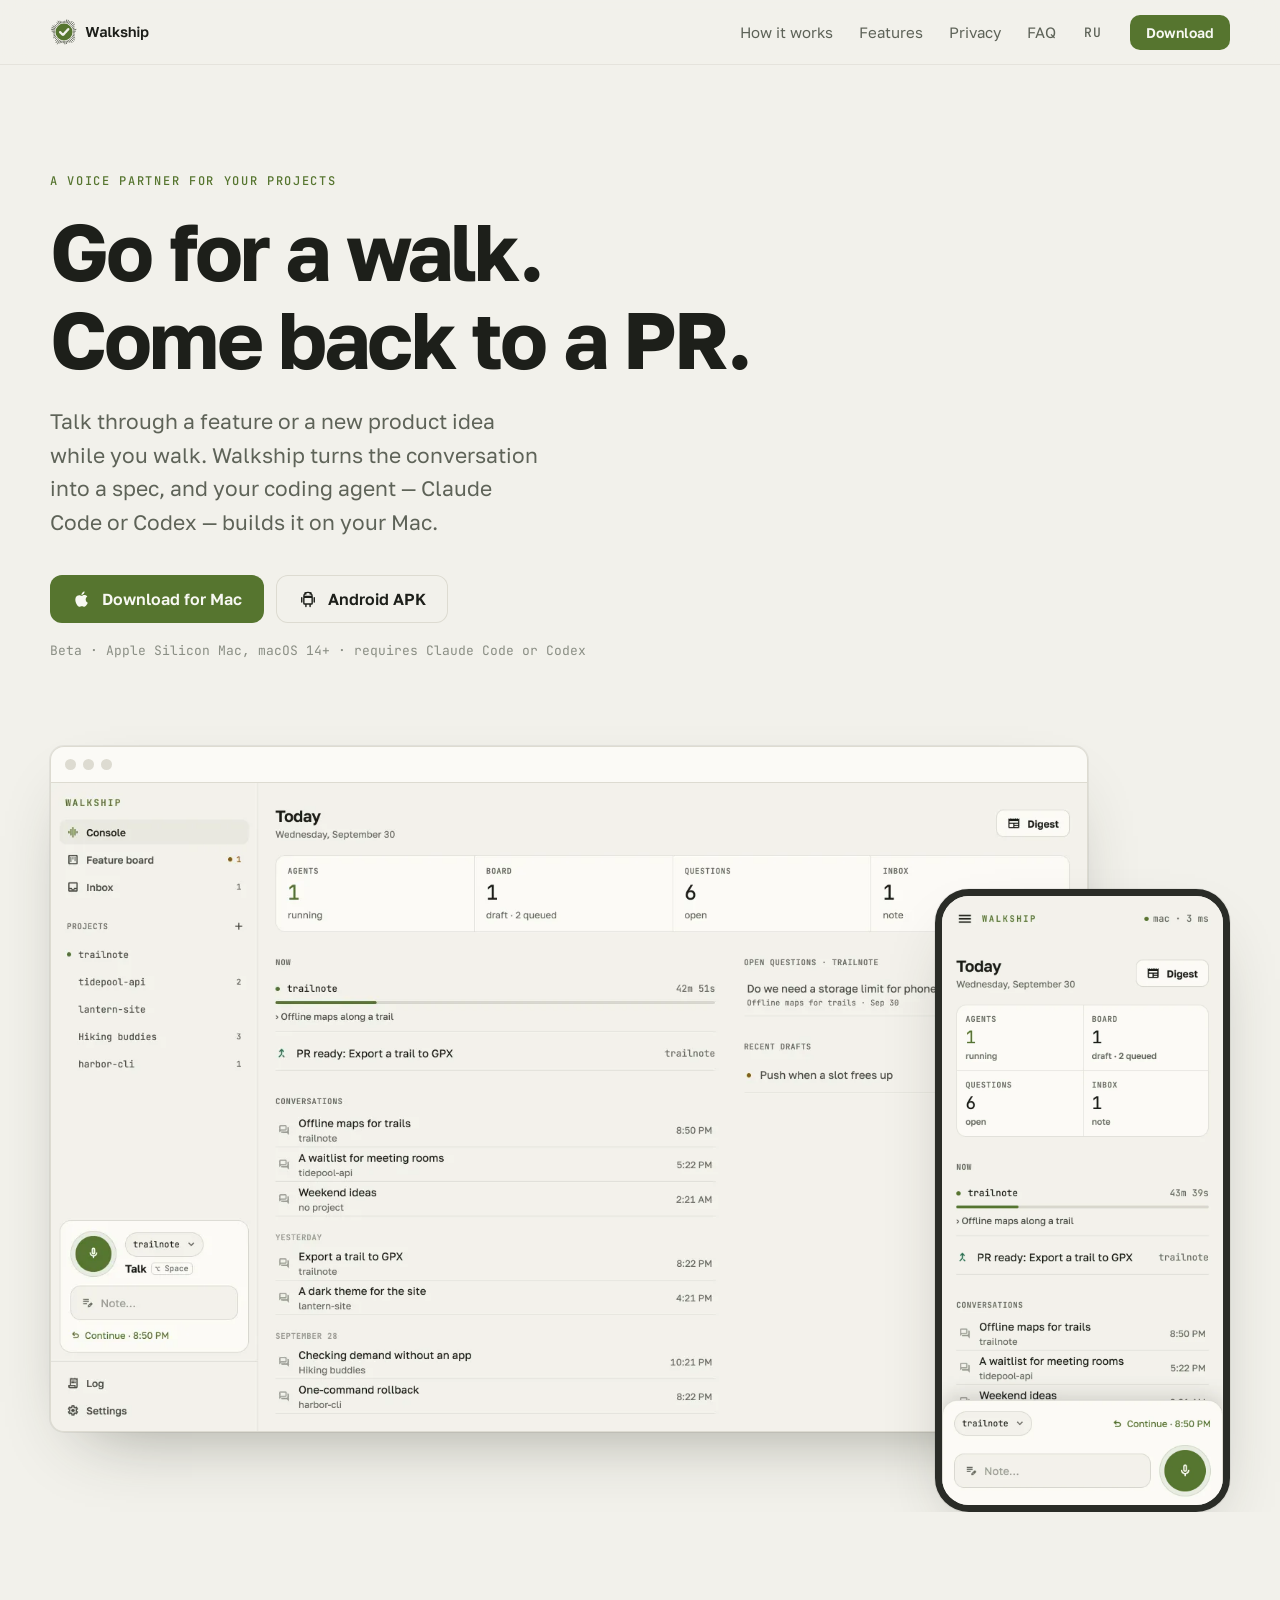
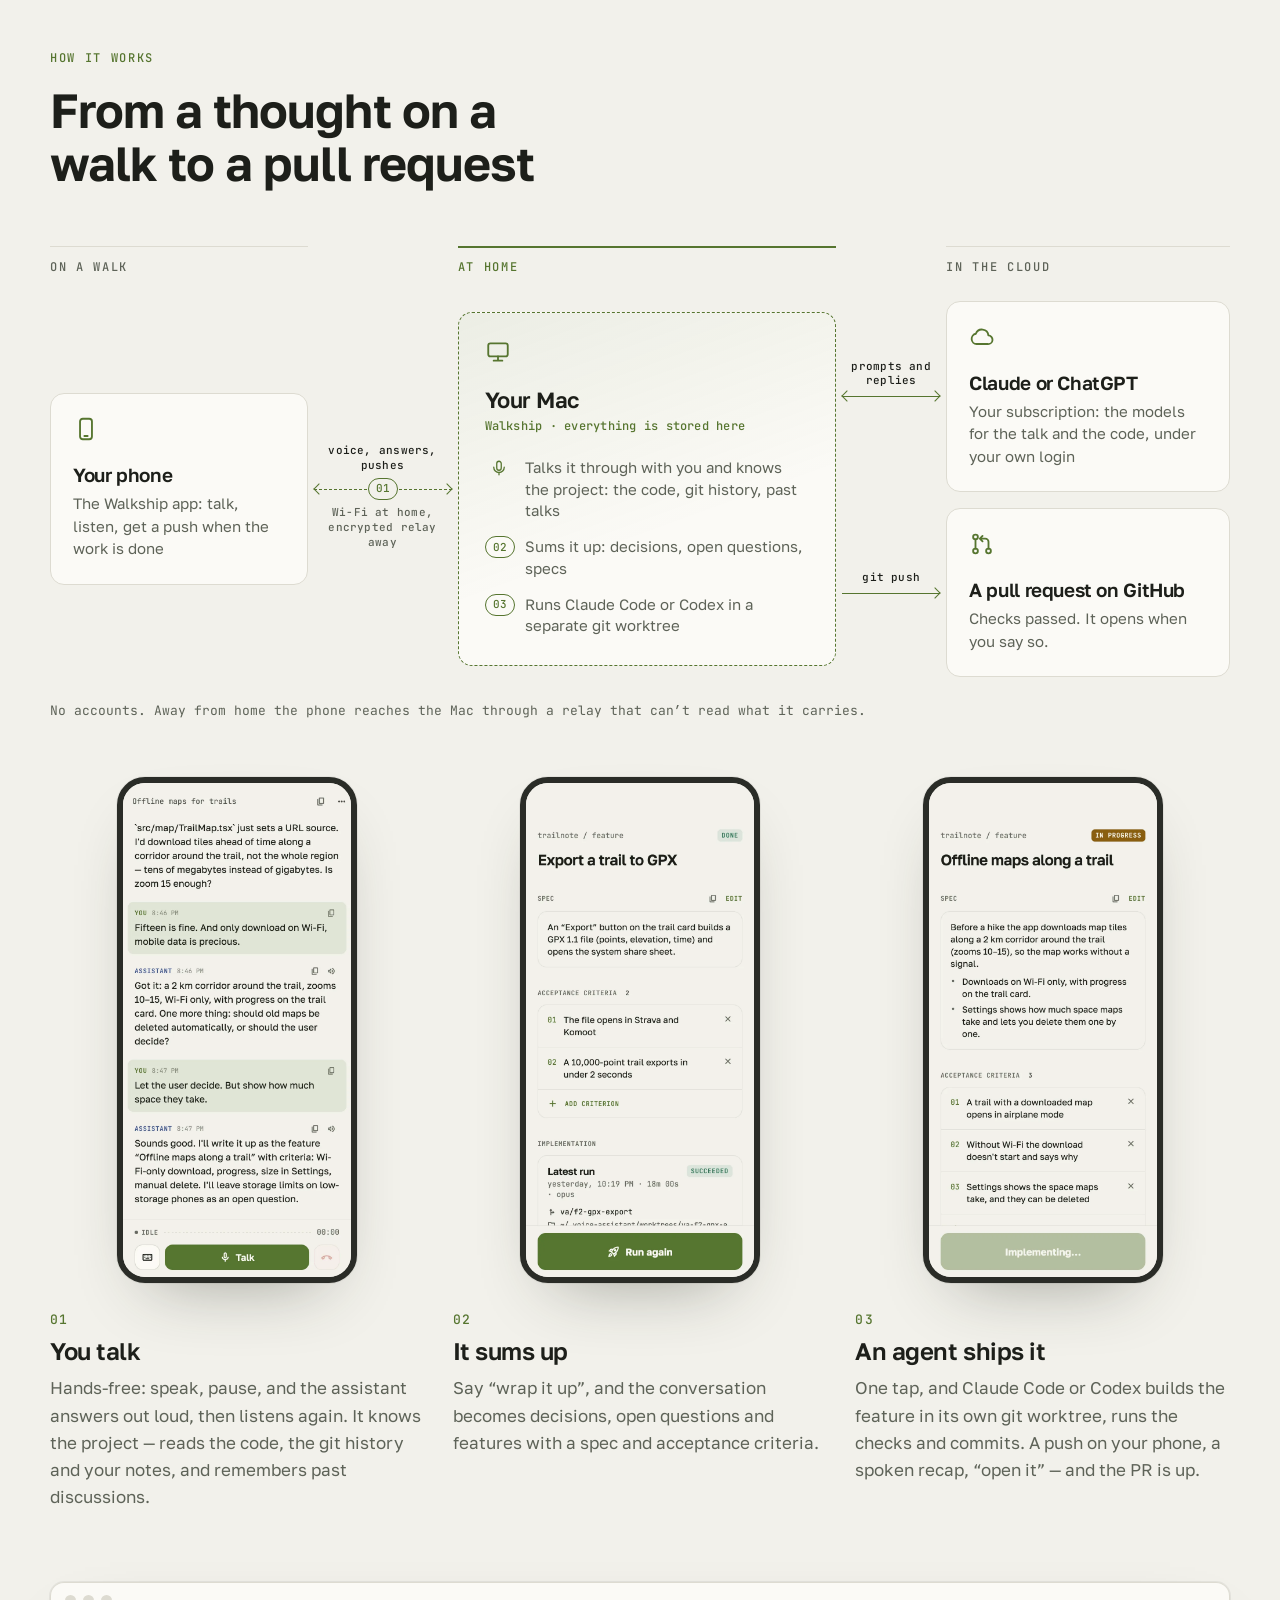
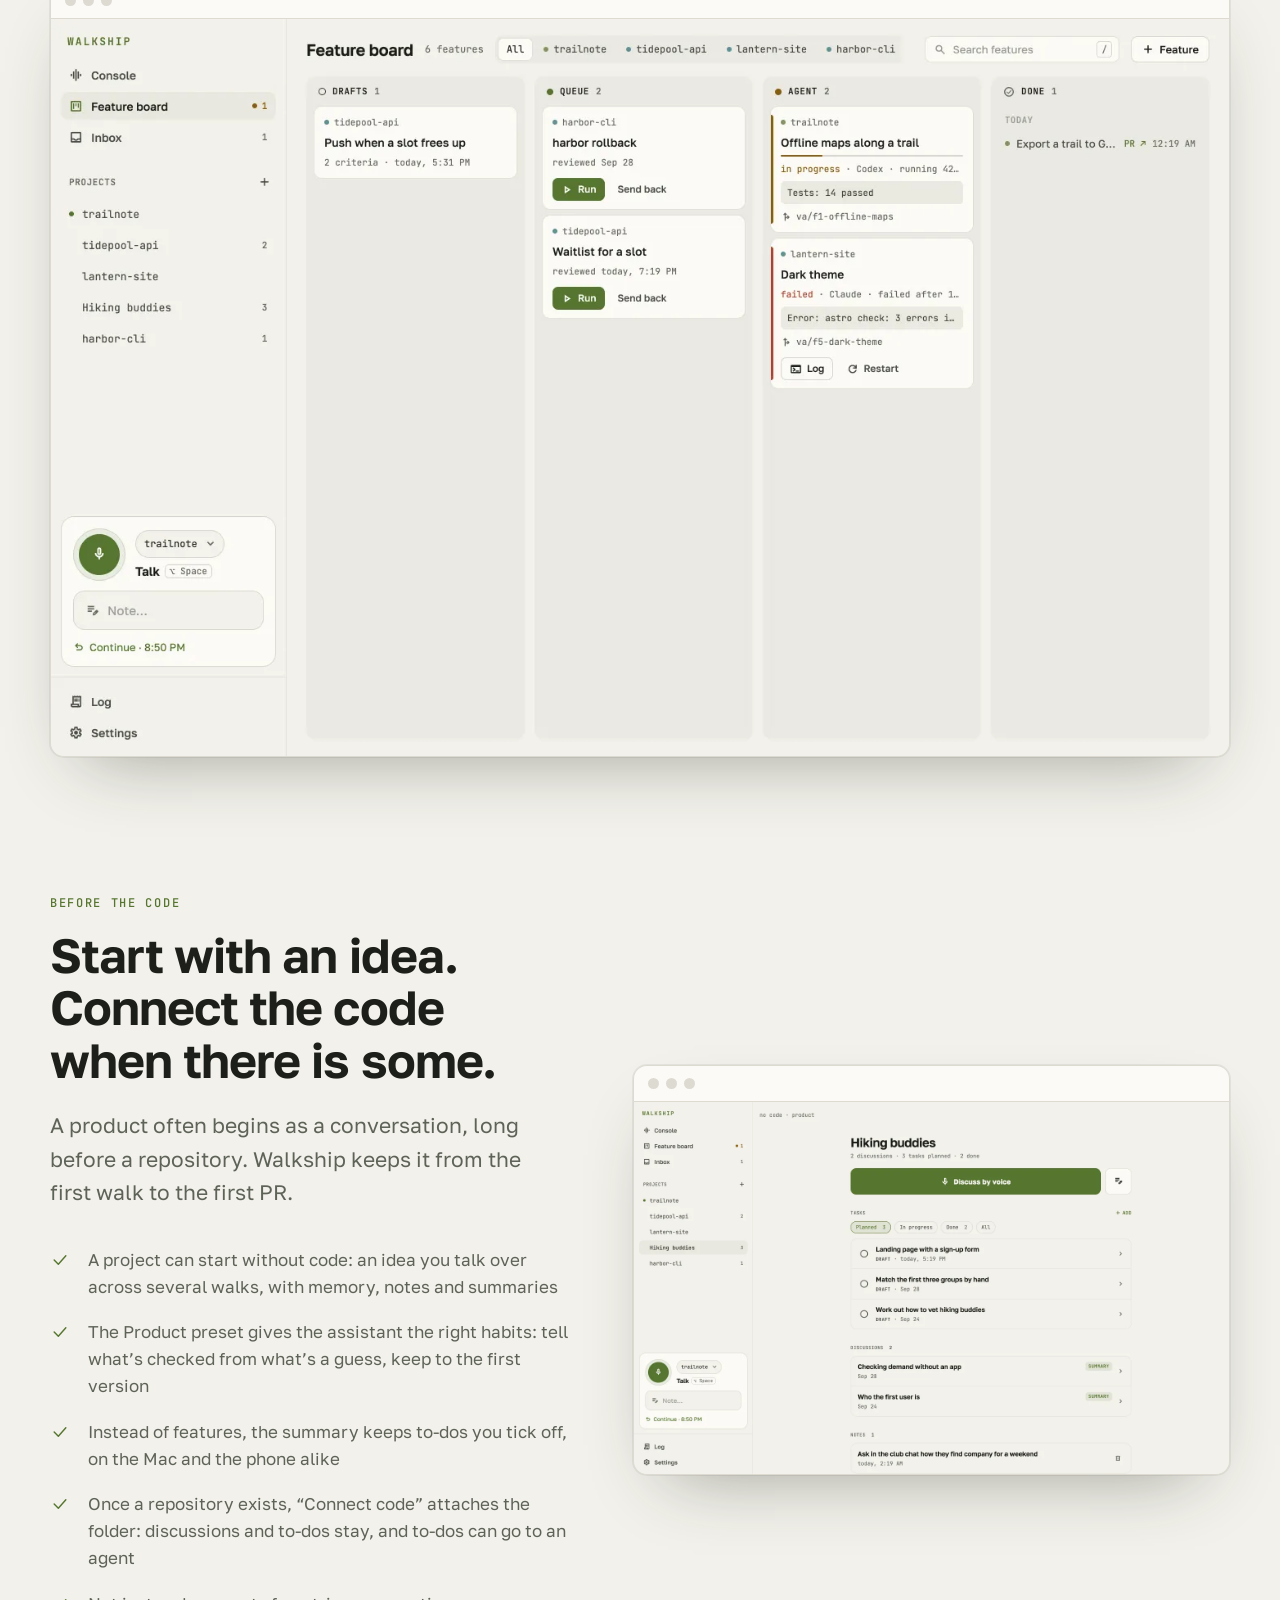
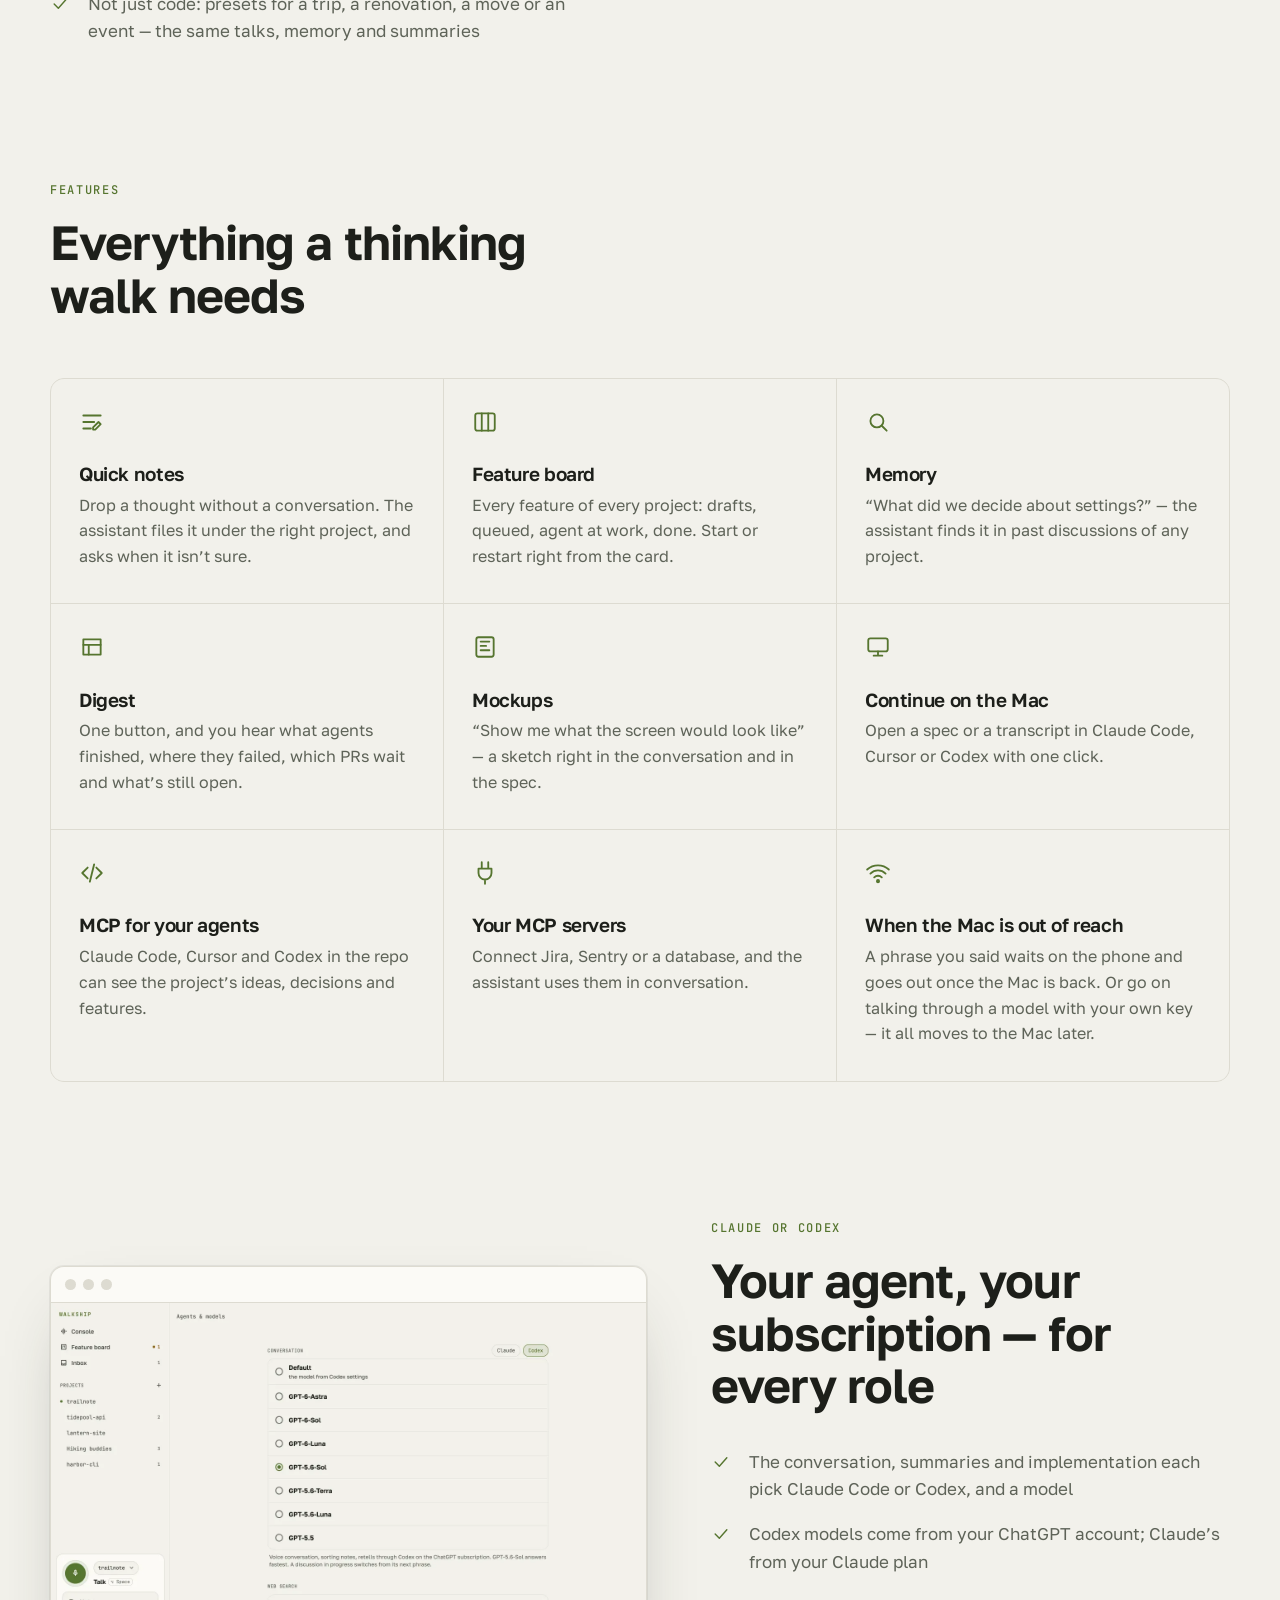
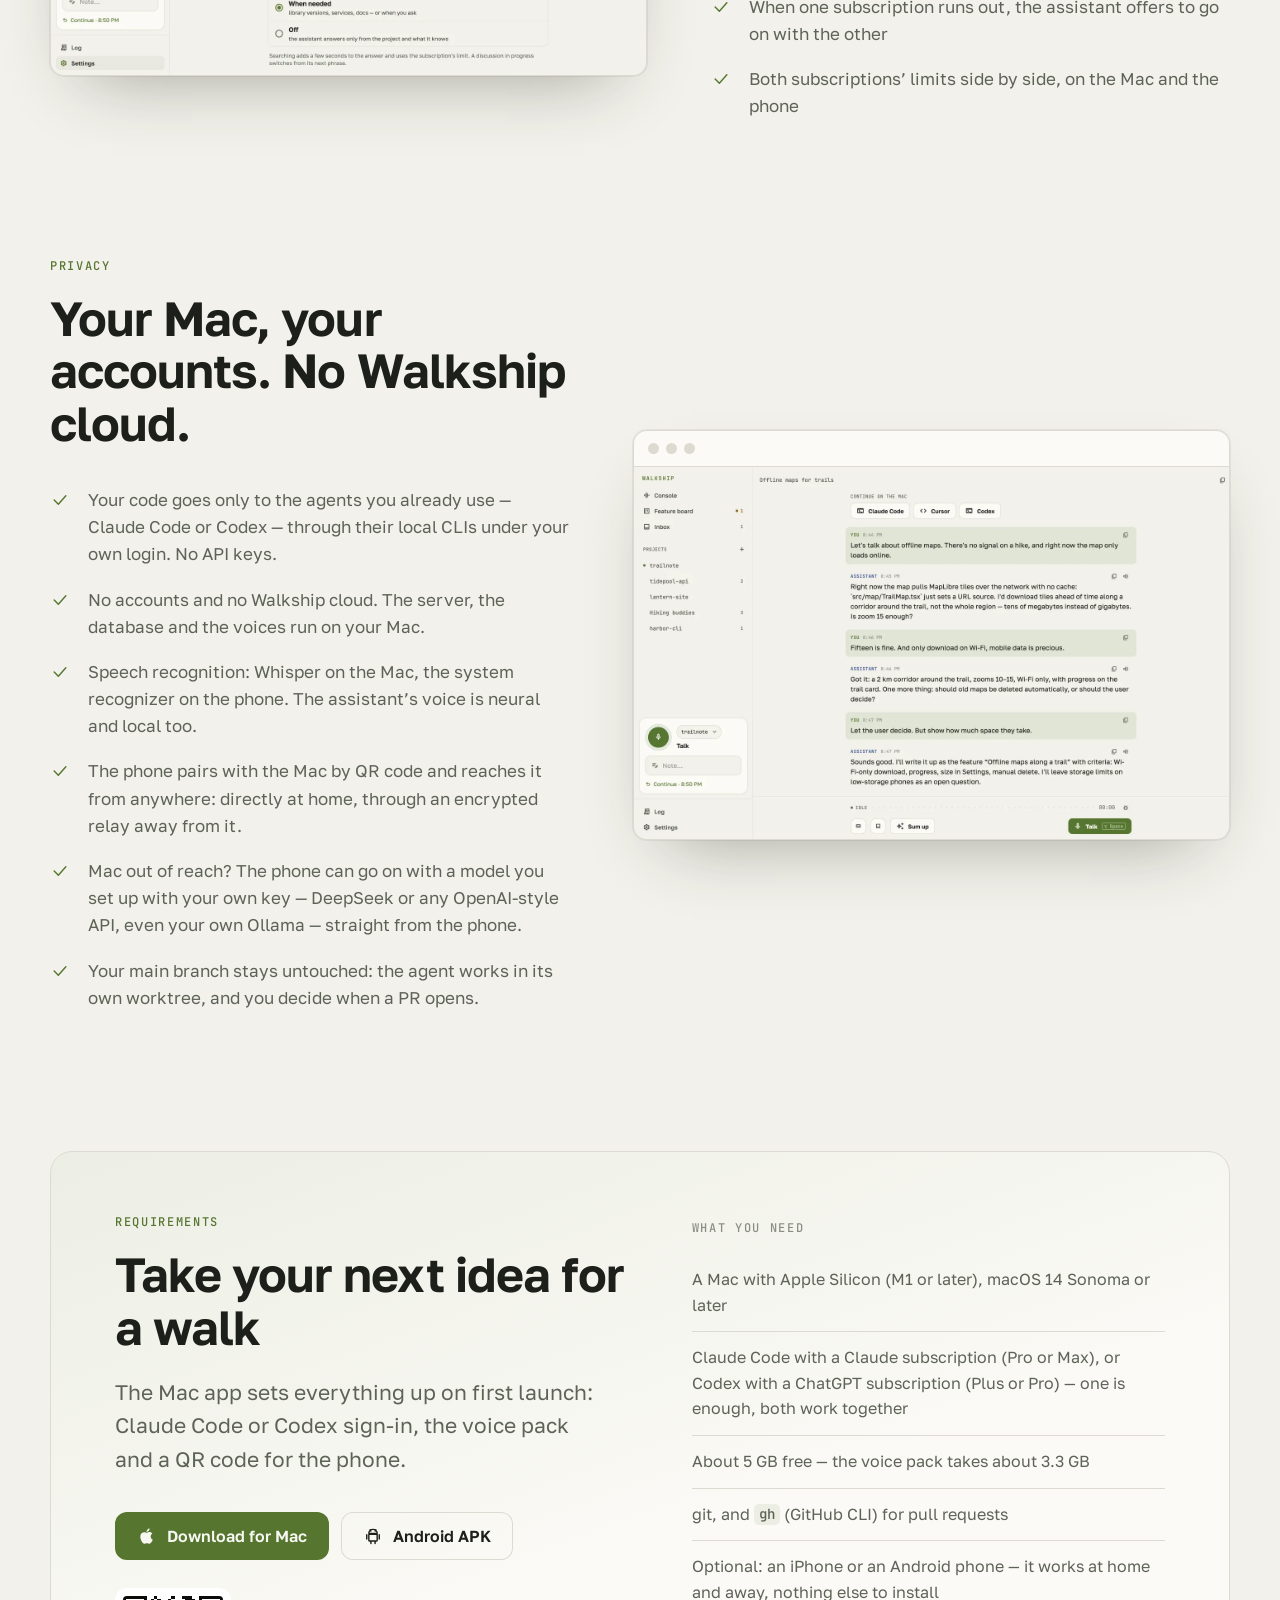
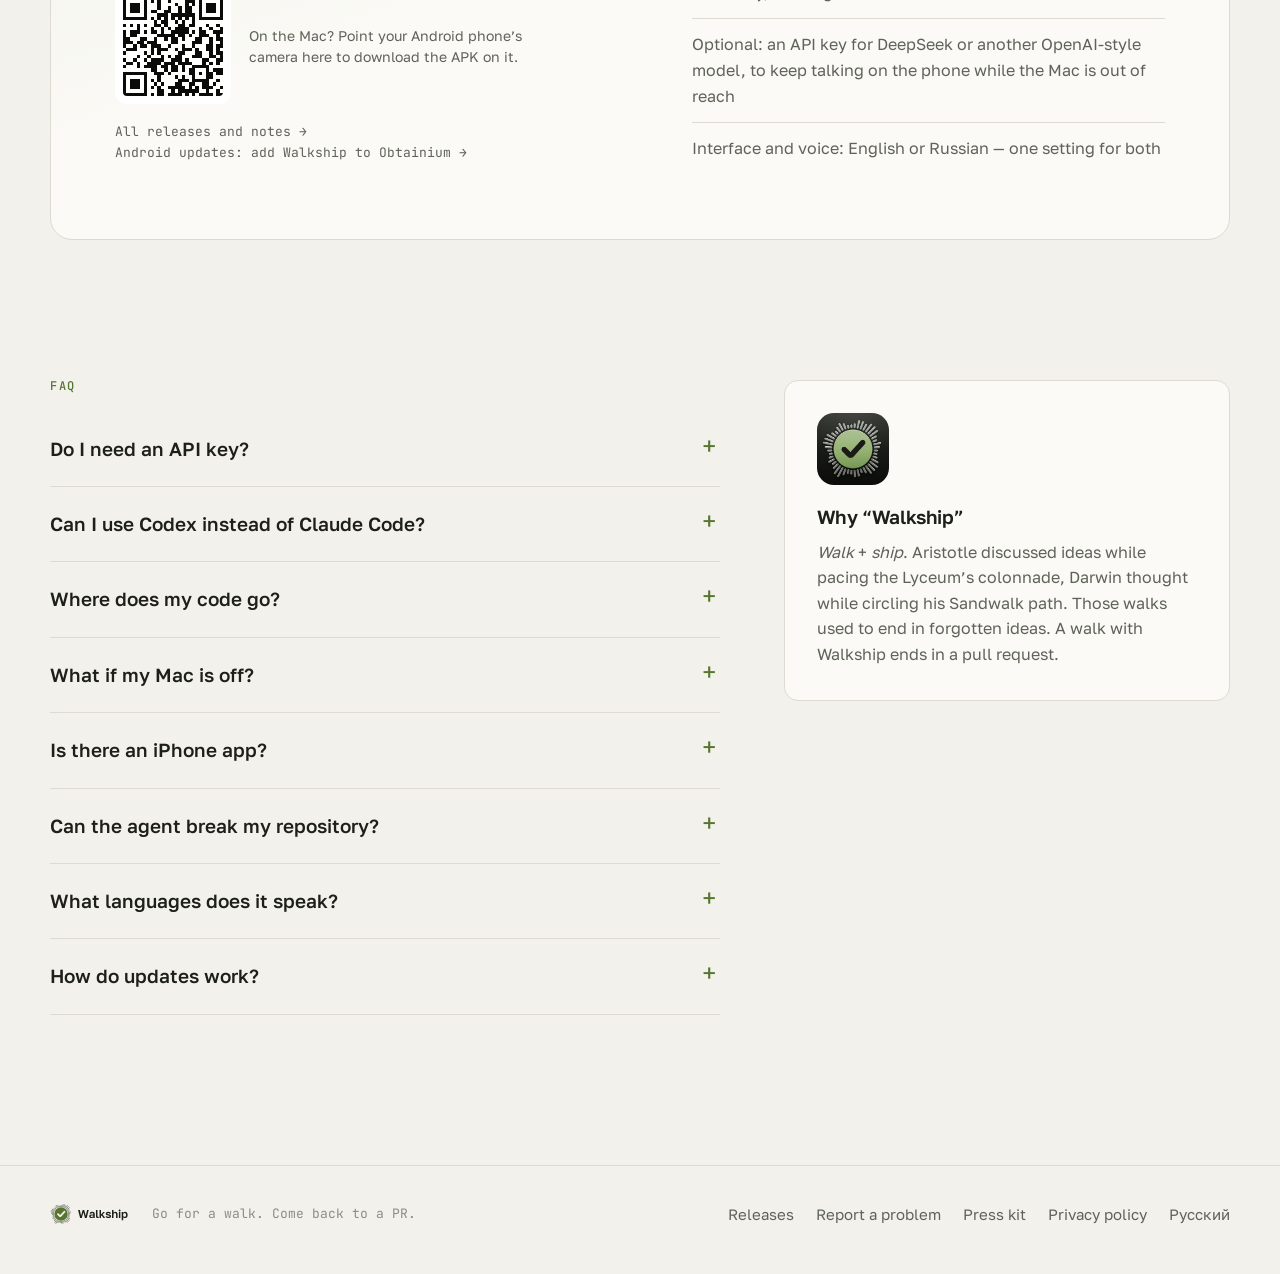
<file: docs/index.html>
<!doctype html>
<html lang="en">
<head>
<meta charset="utf-8">
<meta name="viewport" content="width=device-width, initial-scale=1">
<title>Walkship — go for a walk, come back to a PR</title>
<meta name="description" content="A voice partner for your projects. Talk a feature or a new product idea through on a walk; Walkship writes the spec, and Claude Code or Codex builds it on your Mac.">
<link rel="canonical" href="https://walkship.app/">
<link rel="alternate" hreflang="en" href="https://walkship.app/">
<link rel="alternate" hreflang="ru" href="https://walkship.app/ru/">
<meta property="og:type" content="website">
<meta property="og:title" content="Walkship — go for a walk, come back to a PR">
<meta property="og:description" content="A voice partner for your projects. Talk a feature or a new product idea through on a walk; Walkship writes the spec, and Claude Code or Codex builds it on your Mac.">
<meta property="og:url" content="https://walkship.app/">
<meta property="og:image" content="https://walkship.app/assets/og-en.png">
<meta name="twitter:card" content="summary_large_image">
<meta name="theme-color" content="#0B0C0A" media="(prefers-color-scheme: dark)">
<meta name="theme-color" content="#F2F1EB" media="(prefers-color-scheme: light)">
<link rel="icon" href="assets/walkship-mark-on-dark.svg" type="image/svg+xml">
<link rel="apple-touch-icon" href="assets/apple-touch-icon.png">
<link rel="preconnect" href="https://fonts.googleapis.com">
<link rel="preconnect" href="https://fonts.gstatic.com" crossorigin>
<link href="https://fonts.googleapis.com/css2?family=Golos+Text:wght@400;500;600;700&family=JetBrains+Mono:wght@400;500&display=swap" rel="stylesheet">
<link rel="stylesheet" href="assets/style.css">
<script defer src="https://static.cloudflareinsights.com/beacon.min.js" data-cf-beacon='{"token": "415732898a164683a71fd81e17c5e301"}'></script>
</head>
<body>
<header class="top">
  <div class="wrap top-in">
    <a class="brand" href="./"><picture><source media="(prefers-color-scheme: light)" srcset="assets/walkship-horizontal-on-light.svg"><img src="assets/walkship-horizontal-on-dark.svg" alt="Walkship" height="28"></picture></a>
    <nav class="nav">
      <a href="#how">How it works</a><a href="#features">Features</a><a href="#privacy">Privacy</a><a href="#faq">FAQ</a>
    </nav>
    <a class="lang" href="ru/" hreflang="ru" title="Русский">RU</a>
    <a class="btn btn-sm" href="#download">Download</a>
  </div>
</header>

<main>
<section class="hero">
  <div class="wrap">
    <p class="label">A voice partner for your projects</p>
    <h1>Go for a walk.<br>Come back to a PR.</h1>
    <p class="sub">Talk through a feature or a new product idea while you walk. Walkship turns the conversation into a spec, and your coding agent — Claude Code or Codex — builds it on your Mac.</p>
    <div class="cta">
      <a class="btn" data-asset="dmg" href="https://github.com/ilyabazhenov/walkship/releases/latest"><svg class="i" viewBox="0 0 24 24" fill="none" stroke="currentColor" stroke-width="1.7" stroke-linecap="round" stroke-linejoin="round" aria-hidden="true"><path d="M16.4 12.6c0-2.3 1.9-3.4 2-3.5-1.1-1.6-2.8-1.8-3.4-1.8-1.4-.1-2.8.9-3.5.9-.7 0-1.8-.9-3-.8a4.5 4.5 0 0 0-3.8 2.3c-1.6 2.8-.4 7 1.2 9.3.8 1.1 1.7 2.4 2.9 2.3 1.2 0 1.6-.7 3-.7s1.8.7 3 .7c1.3 0 2-1.1 2.8-2.3.9-1.3 1.2-2.5 1.3-2.6-.1 0-2.5-1-2.5-3.8ZM14.1 5.8c.6-.8 1.1-1.8 1-2.8-.9 0-2 .6-2.7 1.4-.6.7-1.1 1.7-1 2.7 1 .1 2-.5 2.7-1.3Z" fill="currentColor" stroke="none"/></svg>Download for Mac</a>
      <a class="btn btn-ghost" data-asset="apk" href="https://github.com/ilyabazhenov/walkship/releases/latest"><svg class="i" viewBox="0 0 24 24" fill="none" stroke="currentColor" stroke-width="1.7" stroke-linecap="round" stroke-linejoin="round" aria-hidden="true"><path d="M7 10h10v7a1 1 0 0 1-1 1H8a1 1 0 0 1-1-1v-7ZM7 9a5 5 0 0 1 10 0H7ZM4.5 10.5v5M19.5 10.5v5M9.5 18v3M14.5 18v3M8.5 4.5l1 1.5M15.5 4.5l-1 1.5"/></svg>Android APK</a>
    </div>
    <p class="caption"><span data-version></span>Beta · Apple Silicon Mac, macOS 14+ · requires Claude Code or Codex</p>
    
  </div>
  <div class="wrap stage">
    <div class="window">
      <div class="window-bar"><i></i><i></i><i></i></div>
      <picture class="window-shot"><source media="(prefers-color-scheme: light)" srcset="assets/img/en/mac-home-light.webp"><img src="assets/img/en/mac-home-dark.webp" alt="Walkship on the Mac: the console with agents, conversations and open questions" fetchpriority="high" decoding="async"></picture>
    </div>
    <div class="phone"><picture class="phone-shot"><source media="(prefers-color-scheme: light)" srcset="assets/img/en/phone-home-light.webp"><img src="assets/img/en/phone-home-dark.webp" alt="Walkship on the phone" fetchpriority="high" decoding="async"></picture></div>
  </div>
</section>

<section id="how" class="section">
  <div class="wrap">
    <p class="label">How it works</p>
    <h2>From a thought on a walk to a pull request</h2>
    <div class="flow">
      <div class="flow-col flow-col-walk"><p class="flow-zone">On a walk</p><div class="flow-body"><div class="flow-node"><svg class="i" viewBox="0 0 24 24" fill="none" stroke="currentColor" stroke-width="1.7" stroke-linecap="round" stroke-linejoin="round" aria-hidden="true"><rect x="6.5" y="2.5" width="11" height="19" rx="2.5"/><path d="M10.5 18.5h3"/></svg><h3>Your phone</h3><p>The Walkship app: talk, listen, get a push when the work is done</p></div></div></div>
      <div class="flow-col flow-col-link"><p class="flow-zone" aria-hidden="true">&nbsp;</p><div class="flow-body"><div class="flow-link flow-link-phone"><b class="head-start"></b><b class="head-end"></b><em class="flow-step">01</em><span class="flow-what">voice, answers, pushes</span><span class="flow-how">Wi-Fi at home, encrypted relay away</span></div></div></div>
      <div class="flow-col flow-col-home"><p class="flow-zone">At home</p><div class="flow-body"><div class="flow-node flow-mac"><svg class="i" viewBox="0 0 24 24" fill="none" stroke="currentColor" stroke-width="1.7" stroke-linecap="round" stroke-linejoin="round" aria-hidden="true"><rect x="3" y="4" width="18" height="12" rx="2"/><path d="M8 20h8M12 16v4"/></svg><h3>Your Mac</h3><p class="flow-sub">Walkship · everything is stored here</p>
        <ul class="flow-rows"><li><svg class="i" viewBox="0 0 24 24" fill="none" stroke="currentColor" stroke-width="1.7" stroke-linecap="round" stroke-linejoin="round" aria-hidden="true"><path d="M12 3a3 3 0 0 0-3 3v6a3 3 0 0 0 6 0V6a3 3 0 0 0-3-3Z"/><path d="M5 11a7 7 0 0 0 14 0M12 18v3"/></svg><span>Talks it through with you and knows the project: the code, git history, past talks</span></li><li><em class="flow-step">02</em><span>Sums it up: decisions, open questions, specs</span></li><li><em class="flow-step">03</em><span>Runs Claude Code or Codex in a separate git worktree</span></li></ul>
      </div></div></div>
      <div class="flow-col flow-col-out"><p class="flow-zone">In the cloud</p><div class="flow-body"><div class="flow-out"><div class="flow-link flow-link-out"><b class="head-start"></b><b class="head-end"></b><span class="flow-what">prompts and replies</span></div><div class="flow-node"><svg class="i" viewBox="0 0 24 24" fill="none" stroke="currentColor" stroke-width="1.7" stroke-linecap="round" stroke-linejoin="round" aria-hidden="true"><path d="M7 18.5h10.5a4 4 0 0 0 .4-8A6 6 0 0 0 6.3 9 4.8 4.8 0 0 0 7 18.5Z"/></svg><h3>Claude or ChatGPT</h3><p>Your subscription: the models for the talk and the code, under your own login</p></div></div><div class="flow-out"><div class="flow-link flow-link-out"><b class="head-end"></b><span class="flow-what">git push</span></div><div class="flow-node"><svg class="i" viewBox="0 0 24 24" fill="none" stroke="currentColor" stroke-width="1.7" stroke-linecap="round" stroke-linejoin="round" aria-hidden="true"><circle cx="6" cy="5.5" r="2.2"/><circle cx="6" cy="18.5" r="2.2"/><circle cx="18" cy="18.5" r="2.2"/><path d="M6 7.7v8.6M18 16.3V10a3 3 0 0 0-3-3h-4.5M12.5 4.5 10 7l2.5 2.5"/></svg><h3>A pull request on GitHub</h3><p>Checks passed. It opens when you say so.</p></div></div></div></div>
    </div>
    <p class="flow-note">No accounts. Away from home the phone reaches the Mac through a relay that can’t read what it carries.</p>
    <ol class="steps">
      <li class="step">
        <div class="phone phone-sm"><picture class="phone-shot"><source media="(prefers-color-scheme: light)" srcset="assets/img/en/phone-session-light.webp"><img src="assets/img/en/phone-session-dark.webp" alt="You talk" loading="lazy" decoding="async"></picture></div>
        <div><span class="num">01</span><h3>You talk</h3><p>Hands-free: speak, pause, and the assistant answers out loud, then listens again. It knows the project — reads the code, the git history and your notes, and remembers past discussions.</p></div>
      </li>
      <li class="step">
        <div class="phone phone-sm"><picture class="phone-shot"><source media="(prefers-color-scheme: light)" srcset="assets/img/en/phone-feature-done-light.webp"><img src="assets/img/en/phone-feature-done-dark.webp" alt="It sums up" loading="lazy" decoding="async"></picture></div>
        <div><span class="num">02</span><h3>It sums up</h3><p>Say “wrap it up”, and the conversation becomes decisions, open questions and features with a spec and acceptance criteria.</p></div>
      </li>
      <li class="step">
        <div class="phone phone-sm"><picture class="phone-shot"><source media="(prefers-color-scheme: light)" srcset="assets/img/en/phone-feature-running-light.webp"><img src="assets/img/en/phone-feature-running-dark.webp" alt="An agent ships it" loading="lazy" decoding="async"></picture></div>
        <div><span class="num">03</span><h3>An agent ships it</h3><p>One tap, and Claude Code or Codex builds the feature in its own git worktree, runs the checks and commits. A push on your phone, a spoken recap, “open it” — and the PR is up.</p></div>
      </li>
    </ol>
  </div>
</section>

<section class="section section-tight">
  <div class="wrap">
    <div class="window">
      <div class="window-bar"><i></i><i></i><i></i></div>
      <picture class="window-shot"><source media="(prefers-color-scheme: light)" srcset="assets/img/en/mac-board-light.webp"><img src="assets/img/en/mac-board-dark.webp" alt="Feature board" loading="lazy" decoding="async"></picture>
    </div>
  </div>
</section>

<section id="idea" class="section">
  <div class="wrap split">
    <div>
      <p class="label">Before the code</p>
      <h2>Start with an idea. Connect the code when there is some.</h2>
      <p class="sub">A product often begins as a conversation, long before a repository. Walkship keeps it from the first walk to the first PR.</p>
      <ul class="ticks">
        <li><svg class="i" viewBox="0 0 24 24" fill="none" stroke="currentColor" stroke-width="1.7" stroke-linecap="round" stroke-linejoin="round" aria-hidden="true"><path d="m5 12 5 5 9-10"/></svg><span>A project can start without code: an idea you talk over across several walks, with memory, notes and summaries</span></li>
        <li><svg class="i" viewBox="0 0 24 24" fill="none" stroke="currentColor" stroke-width="1.7" stroke-linecap="round" stroke-linejoin="round" aria-hidden="true"><path d="m5 12 5 5 9-10"/></svg><span>The Product preset gives the assistant the right habits: tell what’s checked from what’s a guess, keep to the first version</span></li>
        <li><svg class="i" viewBox="0 0 24 24" fill="none" stroke="currentColor" stroke-width="1.7" stroke-linecap="round" stroke-linejoin="round" aria-hidden="true"><path d="m5 12 5 5 9-10"/></svg><span>Instead of features, the summary keeps to-dos you tick off, on the Mac and the phone alike</span></li>
        <li><svg class="i" viewBox="0 0 24 24" fill="none" stroke="currentColor" stroke-width="1.7" stroke-linecap="round" stroke-linejoin="round" aria-hidden="true"><path d="m5 12 5 5 9-10"/></svg><span>Once a repository exists, “Connect code” attaches the folder: discussions and to-dos stay, and to-dos can go to an agent</span></li>
        <li><svg class="i" viewBox="0 0 24 24" fill="none" stroke="currentColor" stroke-width="1.7" stroke-linecap="round" stroke-linejoin="round" aria-hidden="true"><path d="m5 12 5 5 9-10"/></svg><span>Not just code: presets for a trip, a renovation, a move or an event — the same talks, memory and summaries</span></li>
      </ul>
    </div>
    <div class="window window-side">
      <div class="window-bar"><i></i><i></i><i></i></div>
      <picture class="window-shot"><source media="(prefers-color-scheme: light)" srcset="assets/img/en/mac-idea-light.webp"><img src="assets/img/en/mac-idea-dark.webp" alt="A project without code on the Mac: a product idea with its to-dos, discussions and notes" loading="lazy" decoding="async"></picture>
    </div>
  </div>
</section>

<section id="features" class="section">
  <div class="wrap">
    <p class="label">Features</p>
    <h2>Everything a thinking walk needs</h2>
    <div class="grid">
      <article class="card"><svg class="i" viewBox="0 0 24 24" fill="none" stroke="currentColor" stroke-width="1.7" stroke-linecap="round" stroke-linejoin="round" aria-hidden="true"><path d="M4 6h16M4 12h10M4 18h7"/><path d="m15 19 5-5-2-2-5 5v2h2Z"/></svg><h3>Quick notes</h3><p>Drop a thought without a conversation. The assistant files it under the right project, and asks when it isn’t sure.</p></article>
      <article class="card"><svg class="i" viewBox="0 0 24 24" fill="none" stroke="currentColor" stroke-width="1.7" stroke-linecap="round" stroke-linejoin="round" aria-hidden="true"><rect x="3" y="4" width="18" height="16" rx="2"/><path d="M9 4v16M15 4v16"/></svg><h3>Feature board</h3><p>Every feature of every project: drafts, queued, agent at work, done. Start or restart right from the card.</p></article>
      <article class="card"><svg class="i" viewBox="0 0 24 24" fill="none" stroke="currentColor" stroke-width="1.7" stroke-linecap="round" stroke-linejoin="round" aria-hidden="true"><circle cx="11" cy="11" r="6"/><path d="m20 20-4.3-4.3"/></svg><h3>Memory</h3><p>“What did we decide about settings?” — the assistant finds it in past discussions of any project.</p></article>
      <article class="card"><svg class="i" viewBox="0 0 24 24" fill="none" stroke="currentColor" stroke-width="1.7" stroke-linecap="round" stroke-linejoin="round" aria-hidden="true"><path d="M4 5h16v14H4z"/><path d="M4 10h16M9 10v9"/></svg><h3>Digest</h3><p>One button, and you hear what agents finished, where they failed, which PRs wait and what’s still open.</p></article>
      <article class="card"><svg class="i" viewBox="0 0 24 24" fill="none" stroke="currentColor" stroke-width="1.7" stroke-linecap="round" stroke-linejoin="round" aria-hidden="true"><rect x="4" y="3" width="16" height="18" rx="2"/><path d="M8 7h8M8 11h5M8 15h8"/></svg><h3>Mockups</h3><p>“Show me what the screen would look like” — a sketch right in the conversation and in the spec.</p></article>
      <article class="card"><svg class="i" viewBox="0 0 24 24" fill="none" stroke="currentColor" stroke-width="1.7" stroke-linecap="round" stroke-linejoin="round" aria-hidden="true"><rect x="3" y="4" width="18" height="12" rx="2"/><path d="M8 20h8M12 16v4"/></svg><h3>Continue on the Mac</h3><p>Open a spec or a transcript in Claude Code, Cursor or Codex with one click.</p></article>
      <article class="card"><svg class="i" viewBox="0 0 24 24" fill="none" stroke="currentColor" stroke-width="1.7" stroke-linecap="round" stroke-linejoin="round" aria-hidden="true"><path d="M8 7 3 12l5 5M16 7l5 5-5 5M14 4l-4 16"/></svg><h3>MCP for your agents</h3><p>Claude Code, Cursor and Codex in the repo can see the project’s ideas, decisions and features.</p></article>
      <article class="card"><svg class="i" viewBox="0 0 24 24" fill="none" stroke="currentColor" stroke-width="1.7" stroke-linecap="round" stroke-linejoin="round" aria-hidden="true"><path d="M9 2v6M15 2v6M6 8h12v4a6 6 0 0 1-12 0V8ZM12 18v4"/></svg><h3>Your MCP servers</h3><p>Connect Jira, Sentry or a database, and the assistant uses them in conversation.</p></article>
      <article class="card"><svg class="i" viewBox="0 0 24 24" fill="none" stroke="currentColor" stroke-width="1.7" stroke-linecap="round" stroke-linejoin="round" aria-hidden="true"><path d="M2 8.8a15 15 0 0 1 20 0M5 12.5a10 10 0 0 1 14 0M8.5 16a5 5 0 0 1 7 0"/><circle cx="12" cy="19.5" r="1"/></svg><h3>When the Mac is out of reach</h3><p>A phrase you said waits on the phone and goes out once the Mac is back. Or go on talking through a model with your own key — it all moves to the Mac later.</p></article>
    </div>
  </div>
</section>

<section id="agents" class="section">
  <div class="wrap split split-flip">
    <div>
      <p class="label">Claude or Codex</p>
      <h2>Your agent, your subscription — for every role</h2>
      <ul class="ticks">
        <li><svg class="i" viewBox="0 0 24 24" fill="none" stroke="currentColor" stroke-width="1.7" stroke-linecap="round" stroke-linejoin="round" aria-hidden="true"><path d="m5 12 5 5 9-10"/></svg><span>The conversation, summaries and implementation each pick Claude Code or Codex, and a model</span></li>
        <li><svg class="i" viewBox="0 0 24 24" fill="none" stroke="currentColor" stroke-width="1.7" stroke-linecap="round" stroke-linejoin="round" aria-hidden="true"><path d="m5 12 5 5 9-10"/></svg><span>Codex models come from your ChatGPT account; Claude’s from your Claude plan</span></li>
        <li><svg class="i" viewBox="0 0 24 24" fill="none" stroke="currentColor" stroke-width="1.7" stroke-linecap="round" stroke-linejoin="round" aria-hidden="true"><path d="m5 12 5 5 9-10"/></svg><span>When one subscription runs out, the assistant offers to go on with the other</span></li>
        <li><svg class="i" viewBox="0 0 24 24" fill="none" stroke="currentColor" stroke-width="1.7" stroke-linecap="round" stroke-linejoin="round" aria-hidden="true"><path d="m5 12 5 5 9-10"/></svg><span>Both subscriptions’ limits side by side, on the Mac and the phone</span></li>
      </ul>
    </div>
    <div class="window window-side">
      <div class="window-bar"><i></i><i></i><i></i></div>
      <picture class="window-shot"><source media="(prefers-color-scheme: light)" srcset="assets/img/en/mac-models-light.webp"><img src="assets/img/en/mac-models-dark.webp" alt="Your agent, your subscription — for every role" loading="lazy" decoding="async"></picture>
    </div>
  </div>
</section>

<section id="privacy" class="section">
  <div class="wrap split">
    <div>
      <p class="label">Privacy</p>
      <h2>Your Mac, your accounts. No Walkship cloud.</h2>
      <ul class="ticks">
        <li><svg class="i" viewBox="0 0 24 24" fill="none" stroke="currentColor" stroke-width="1.7" stroke-linecap="round" stroke-linejoin="round" aria-hidden="true"><path d="m5 12 5 5 9-10"/></svg><span>Your code goes only to the agents you already use — Claude Code or Codex — through their local CLIs under your own login. No API keys.</span></li>
        <li><svg class="i" viewBox="0 0 24 24" fill="none" stroke="currentColor" stroke-width="1.7" stroke-linecap="round" stroke-linejoin="round" aria-hidden="true"><path d="m5 12 5 5 9-10"/></svg><span>No accounts and no Walkship cloud. The server, the database and the voices run on your Mac.</span></li>
        <li><svg class="i" viewBox="0 0 24 24" fill="none" stroke="currentColor" stroke-width="1.7" stroke-linecap="round" stroke-linejoin="round" aria-hidden="true"><path d="m5 12 5 5 9-10"/></svg><span>Speech recognition: Whisper on the Mac, the system recognizer on the phone. The assistant’s voice is neural and local too.</span></li>
        <li><svg class="i" viewBox="0 0 24 24" fill="none" stroke="currentColor" stroke-width="1.7" stroke-linecap="round" stroke-linejoin="round" aria-hidden="true"><path d="m5 12 5 5 9-10"/></svg><span>The phone pairs with the Mac by QR code and reaches it from anywhere: directly at home, through an encrypted relay away from it.</span></li>
        <li><svg class="i" viewBox="0 0 24 24" fill="none" stroke="currentColor" stroke-width="1.7" stroke-linecap="round" stroke-linejoin="round" aria-hidden="true"><path d="m5 12 5 5 9-10"/></svg><span>Mac out of reach? The phone can go on with a model you set up with your own key — DeepSeek or any OpenAI-style API, even your own Ollama — straight from the phone.</span></li>
        <li><svg class="i" viewBox="0 0 24 24" fill="none" stroke="currentColor" stroke-width="1.7" stroke-linecap="round" stroke-linejoin="round" aria-hidden="true"><path d="m5 12 5 5 9-10"/></svg><span>Your main branch stays untouched: the agent works in its own worktree, and you decide when a PR opens.</span></li>
      </ul>
    </div>
    <div class="window window-side">
      <div class="window-bar"><i></i><i></i><i></i></div>
      <picture class="window-shot"><source media="(prefers-color-scheme: light)" srcset="assets/img/en/mac-session-light.webp"><img src="assets/img/en/mac-session-dark.webp" alt="You talk" loading="lazy" decoding="async"></picture>
    </div>
  </div>
</section>

<section id="download" class="section download">
  <div class="wrap">
    <div class="panel">
      <div>
        <p class="label">Requirements</p>
        <h2>Take your next idea for a walk</h2>
        <p class="sub">The Mac app sets everything up on first launch: Claude Code or Codex sign-in, the voice pack and a QR code for the phone.</p>
        <div class="cta">
          <a class="btn" data-asset="dmg" href="https://github.com/ilyabazhenov/walkship/releases/latest"><svg class="i" viewBox="0 0 24 24" fill="none" stroke="currentColor" stroke-width="1.7" stroke-linecap="round" stroke-linejoin="round" aria-hidden="true"><path d="M16.4 12.6c0-2.3 1.9-3.4 2-3.5-1.1-1.6-2.8-1.8-3.4-1.8-1.4-.1-2.8.9-3.5.9-.7 0-1.8-.9-3-.8a4.5 4.5 0 0 0-3.8 2.3c-1.6 2.8-.4 7 1.2 9.3.8 1.1 1.7 2.4 2.9 2.3 1.2 0 1.6-.7 3-.7s1.8.7 3 .7c1.3 0 2-1.1 2.8-2.3.9-1.3 1.2-2.5 1.3-2.6-.1 0-2.5-1-2.5-3.8ZM14.1 5.8c.6-.8 1.1-1.8 1-2.8-.9 0-2 .6-2.7 1.4-.6.7-1.1 1.7-1 2.7 1 .1 2-.5 2.7-1.3Z" fill="currentColor" stroke="none"/></svg>Download for Mac</a>
          <a class="btn btn-ghost" data-asset="apk" href="https://github.com/ilyabazhenov/walkship/releases/latest"><svg class="i" viewBox="0 0 24 24" fill="none" stroke="currentColor" stroke-width="1.7" stroke-linecap="round" stroke-linejoin="round" aria-hidden="true"><path d="M7 10h10v7a1 1 0 0 1-1 1H8a1 1 0 0 1-1-1v-7ZM7 9a5 5 0 0 1 10 0H7ZM4.5 10.5v5M19.5 10.5v5M9.5 18v3M14.5 18v3M8.5 4.5l1 1.5M15.5 4.5l-1 1.5"/></svg>Android APK</a>
        </div>
        <a class="qr" href="android/">
          <img src="assets/qr-android-en.svg" width="116" height="116" alt="">
          <span>On the Mac? Point your Android phone’s camera here to download the APK on it.</span>
        </a>
        <p class="caption"><a href="https://github.com/ilyabazhenov/walkship/releases">All releases and notes →</a><br><a href="https://apps.obtainium.imranr.dev/redirect?r=obtainium://add/https://github.com/ilyabazhenov/walkship">Android updates: add Walkship to Obtainium →</a></p>
      </div>
      <div>
        <h3 class="req-title">What you need</h3>
        <ul class="reqs">
          <li>A Mac with Apple Silicon (M1 or later), macOS 14 Sonoma or later</li>
          <li>Claude Code with a Claude subscription (Pro or Max), or Codex with a ChatGPT subscription (Plus or Pro) — one is enough, both work together</li>
          <li>About 5 GB free — the voice pack takes about 3.3 GB</li>
          <li>git, and <code>gh</code> (GitHub CLI) for pull requests</li>
          <li>Optional: an iPhone or an Android phone — it works at home and away, nothing else to install</li>
          <li>Optional: an API key for DeepSeek or another OpenAI-style model, to keep talking on the phone while the Mac is out of reach</li>
          <li>Interface and voice: English or Russian — one setting for both</li>
        </ul>
      </div>
    </div>
  </div>
</section>

<section id="faq" class="section">
  <div class="wrap faq-wrap">
    <div>
      <p class="label">FAQ</p>
      <div class="faq">
        <details><summary>Do I need an API key?</summary><p>Not with the Mac: everything runs through Claude Code or Codex on your own Claude or ChatGPT subscription. A key is needed only to keep talking on the phone while the Mac is out of reach — for DeepSeek or any OpenAI-style API.</p></details>
        <details><summary>Can I use Codex instead of Claude Code?</summary><p>Yes, for everything: in Settings → Agents & models the conversation, summaries and implementation each pick Claude or Codex and a model. When one subscription runs out, the assistant offers to go on with the other.</p></details>
        <details><summary>Where does my code go?</summary><p>Only to the agents you use — Claude Code or Codex — exactly as if you ran them yourself. When you talk on the phone without the Mac, what the assistant reads goes to the model you set up with your own key. Walkship has no cloud server.</p></details>
        <details><summary>What if my Mac is off?</summary><p>The phone offers to go on through your own model. It remembers what the Mac knew about the project — past summaries, features, notes — and reads the code from GitHub if you sign in. Once the Mac is back, everything you said moves over to it, and a feature you asked to build starts there.</p></details>
        <details><summary>Is there an iPhone app?</summary><p>Yes, it’s on its way to the App Store. Android is available now as an APK, and on the Mac you can talk right in the app.</p></details>
        <details><summary>Can the agent break my repository?</summary><p>It works in a separate git worktree on its own branch. Your main branch stays as it was, and a PR opens only when you say so.</p></details>
        <details><summary>What languages does it speak?</summary><p>English and Russian. One setting switches the screens, the assistant and the voice, on the Mac and the phone alike.</p></details>
        <details><summary>How do updates work?</summary><p>The Mac app checks for new versions and offers them from the menu bar. Your data stays in place. On Android, add Walkship to <a href="https://obtainium.imranr.dev">Obtainium</a>: it installs new APKs from GitHub releases as they come out.</p></details>
      </div>
    </div>
    <aside class="story">
      <img src="assets/icon-256.png" alt="" width="96" height="96">
      <h3>Why “Walkship”</h3>
      <p><em>Walk</em> + <em>ship</em>. Aristotle discussed ideas while pacing the Lyceum’s colonnade, Darwin thought while circling his Sandwalk path. Those walks used to end in forgotten ideas. A walk with Walkship ends in a pull request.</p>
    </aside>
  </div>
</section>
</main>

<footer class="foot">
  <div class="wrap foot-in">
    <picture><source media="(prefers-color-scheme: light)" srcset="assets/walkship-horizontal-on-light.svg"><img src="assets/walkship-horizontal-on-dark.svg" alt="Walkship" height="28"></picture>
    <span class="foot-tag">Go for a walk. Come back to a PR.</span>
    <nav>
      <a href="https://github.com/ilyabazhenov/walkship/releases">Releases</a>
      <a href="https://github.com/ilyabazhenov/walkship/issues">Report a problem</a>
      <a href="https://github.com/ilyabazhenov/walkship/tree/main/press">Press kit</a>
      <a href="privacy/">Privacy policy</a>
      <a href="ru/" hreflang="ru">Русский</a>
    </nav>
  </div>
</footer>
<script src="assets/site.js" defer></script>
</body>
</html>
</file>
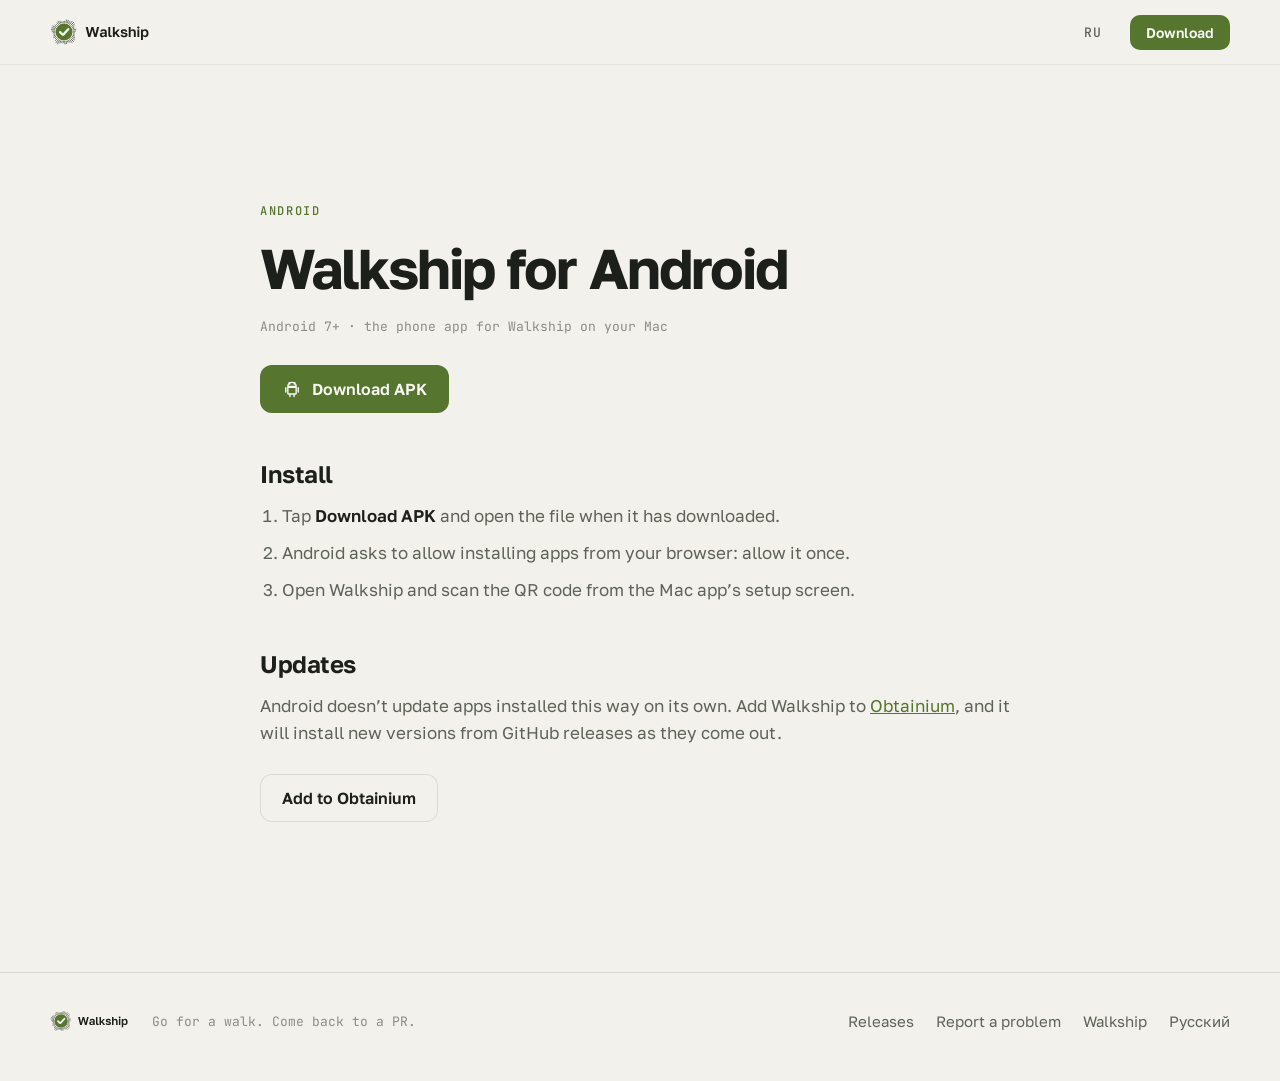
<file: docs/android/index.html>
<!doctype html>
<html lang="en">
<head>
<meta charset="utf-8">
<meta name="viewport" content="width=device-width, initial-scale=1">
<title>Walkship for Android</title>
<meta name="description" content="Download the Walkship APK for Android and keep it up to date with Obtainium.">
<link rel="canonical" href="https://walkship.app/android/">
<link rel="alternate" hreflang="en" href="https://walkship.app/android/">
<link rel="alternate" hreflang="ru" href="https://walkship.app/ru/android/">
<meta name="theme-color" content="#0B0C0A" media="(prefers-color-scheme: dark)">
<meta name="theme-color" content="#F2F1EB" media="(prefers-color-scheme: light)">
<link rel="icon" href="../assets/walkship-mark-on-dark.svg" type="image/svg+xml">
<link rel="apple-touch-icon" href="../assets/apple-touch-icon.png">
<link rel="preconnect" href="https://fonts.googleapis.com">
<link rel="preconnect" href="https://fonts.gstatic.com" crossorigin>
<link href="https://fonts.googleapis.com/css2?family=Golos+Text:wght@400;500;600;700&family=JetBrains+Mono:wght@400;500&display=swap" rel="stylesheet">
<link rel="stylesheet" href="../assets/style.css">
<script defer src="https://static.cloudflareinsights.com/beacon.min.js" data-cf-beacon='{"token": "415732898a164683a71fd81e17c5e301"}'></script>
</head>
<body>
<header class="top">
  <div class="wrap top-in">
    <a class="brand" href="../"><picture><source media="(prefers-color-scheme: light)" srcset="../assets/walkship-horizontal-on-light.svg"><img src="../assets/walkship-horizontal-on-dark.svg" alt="Walkship" height="28"></picture></a>
    <nav class="nav"></nav>
    <a class="lang" href="../ru/android/" hreflang="ru" title="Русский">RU</a>
    <a class="btn btn-sm" href="../#download">Download</a>
  </div>
</header>

<main class="section legal android">
  <div class="wrap">
    <p class="label">Android</p>
    <h1>Walkship for Android</h1>
    <p class="caption"><span data-version></span>Android 7+ · the phone app for Walkship on your Mac</p>
    <div class="cta">
      <a class="btn" data-asset="apk" href="https://github.com/ilyabazhenov/walkship/releases/latest"><svg class="i" viewBox="0 0 24 24" fill="none" stroke="currentColor" stroke-width="1.7" stroke-linecap="round" stroke-linejoin="round" aria-hidden="true"><path d="M7 10h10v7a1 1 0 0 1-1 1H8a1 1 0 0 1-1-1v-7ZM7 9a5 5 0 0 1 10 0H7ZM4.5 10.5v5M19.5 10.5v5M9.5 18v3M14.5 18v3M8.5 4.5l1 1.5M15.5 4.5l-1 1.5"/></svg>Download APK</a>
    </div>
    <section>
      <h2>Install</h2>
      <ol><li>Tap <b>Download APK</b> and open the file when it has downloaded.</li><li>Android asks to allow installing apps from your browser: allow it once.</li><li>Open Walkship and scan the QR code from the Mac app’s setup screen.</li></ol>
    </section>
    <section>
      <h2>Updates</h2>
      <p>Android doesn’t update apps installed this way on its own. Add Walkship to <a href="https://obtainium.imranr.dev">Obtainium</a>, and it will install new versions from GitHub releases as they come out.</p>
      <div class="cta"><a class="btn btn-ghost" href="https://apps.obtainium.imranr.dev/redirect?r=obtainium://add/https://github.com/ilyabazhenov/walkship">Add to Obtainium</a></div>
    </section>
  </div>
</main>

<footer class="foot">
  <div class="wrap foot-in">
    <picture><source media="(prefers-color-scheme: light)" srcset="../assets/walkship-horizontal-on-light.svg"><img src="../assets/walkship-horizontal-on-dark.svg" alt="Walkship" height="28"></picture>
    <span class="foot-tag">Go for a walk. Come back to a PR.</span>
    <nav>
      <a href="https://github.com/ilyabazhenov/walkship/releases">Releases</a>
      <a href="https://github.com/ilyabazhenov/walkship/issues">Report a problem</a>
      <a href="../">Walkship</a>
      <a href="../ru/android/" hreflang="ru">Русский</a>
    </nav>
  </div>
</footer>
<script src="../assets/site.js"></script>
</body>
</html>
</file>
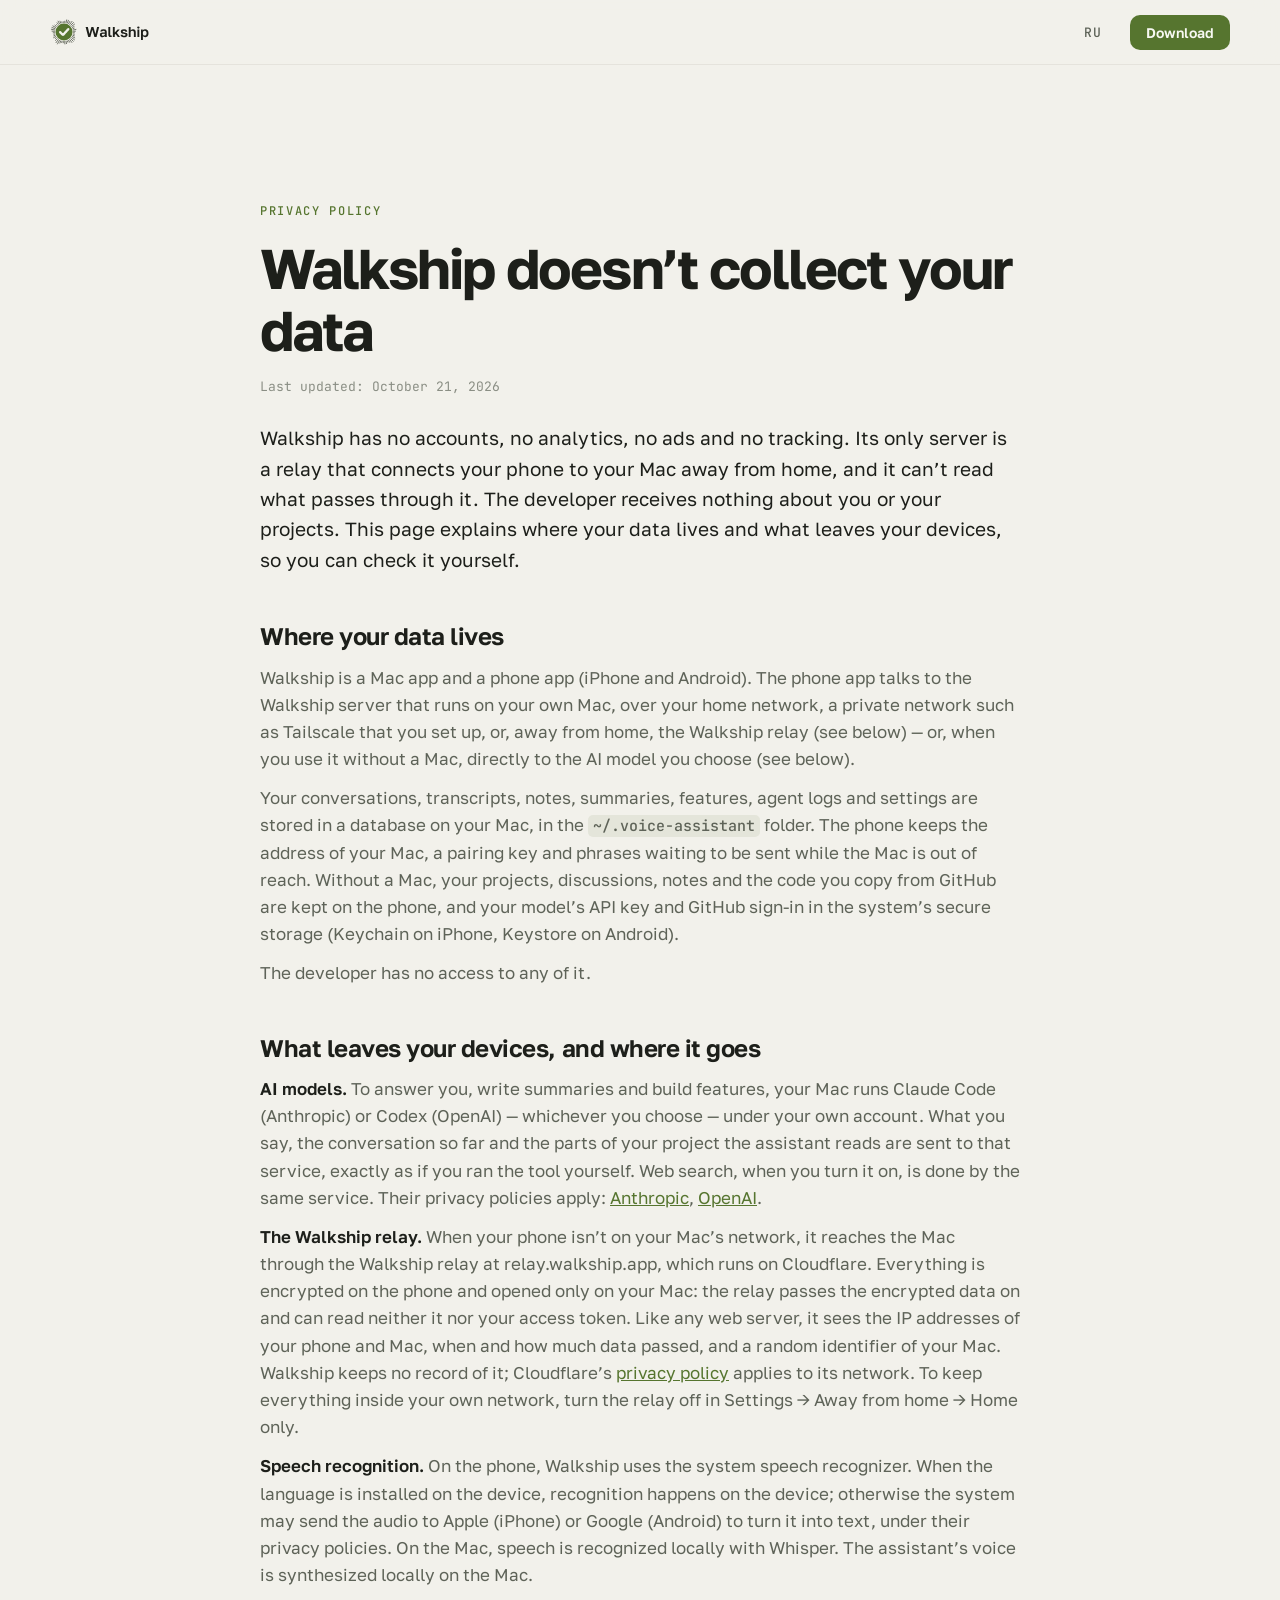
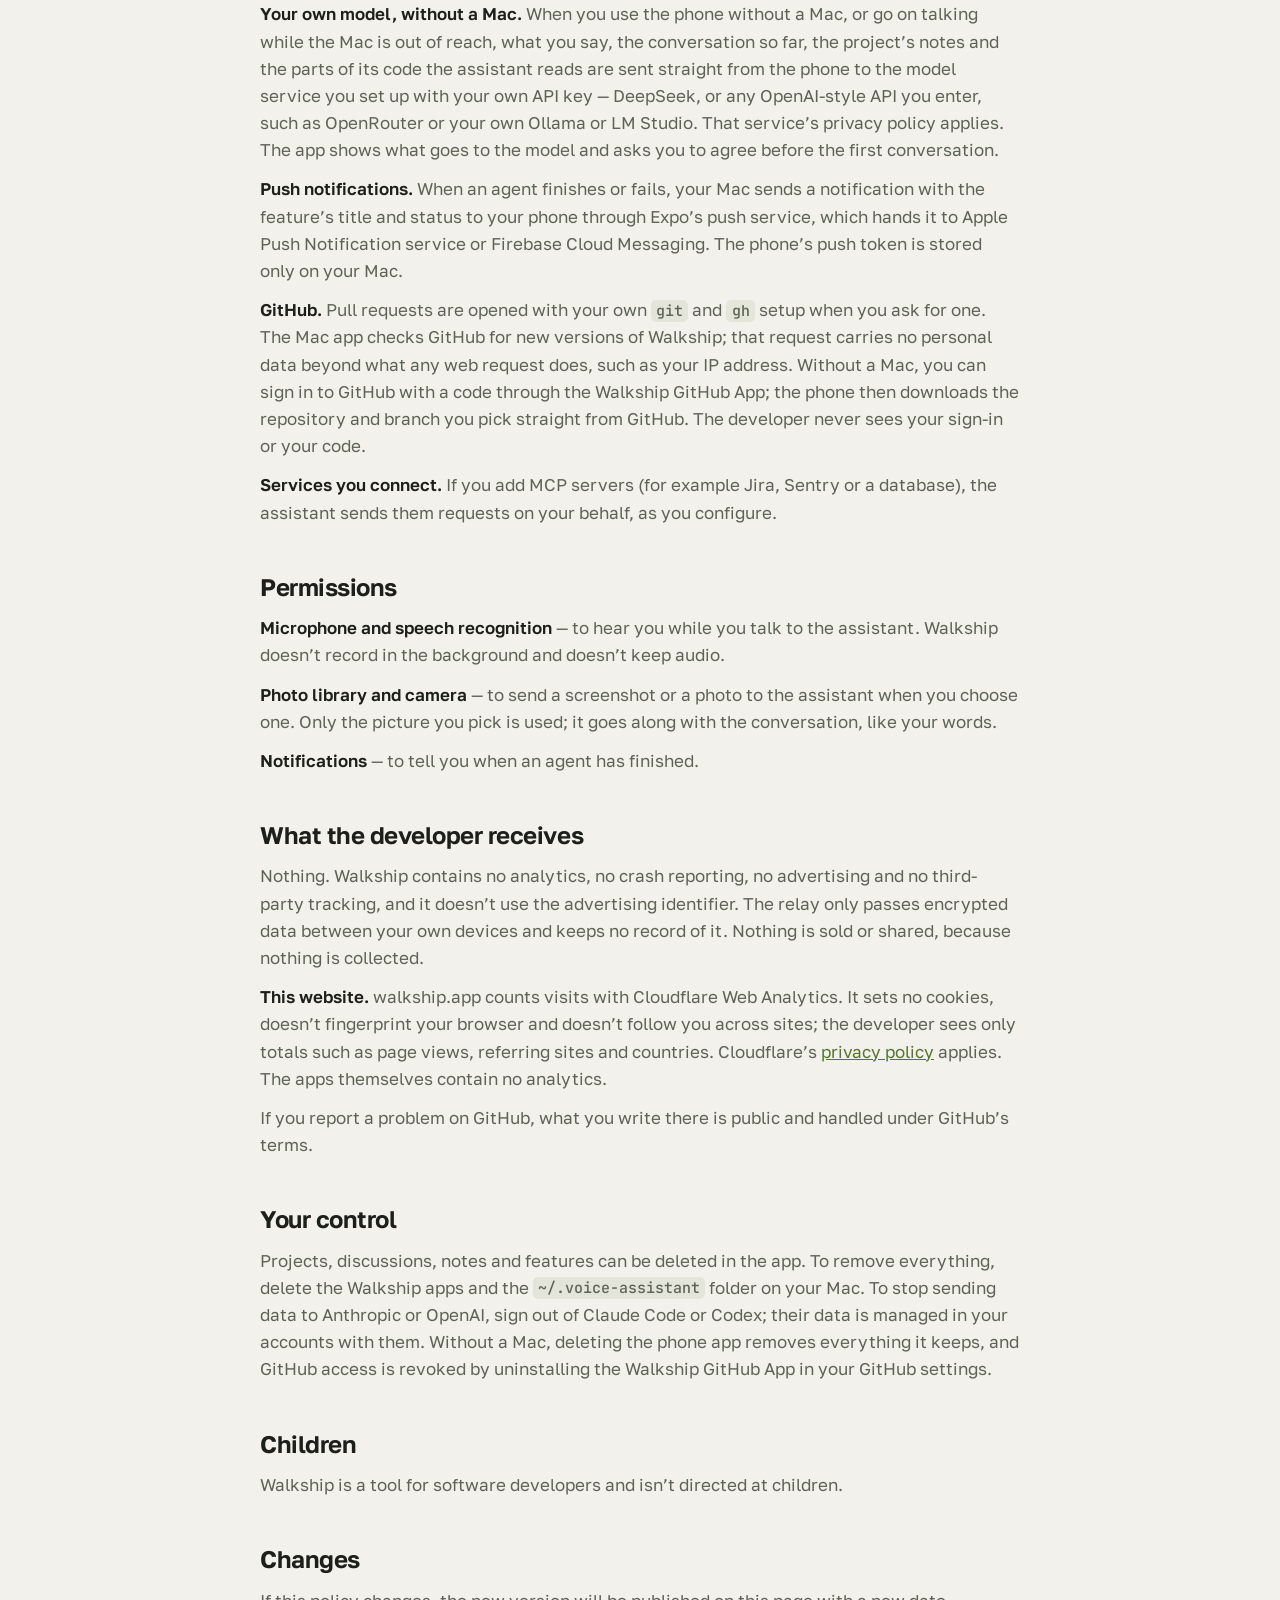
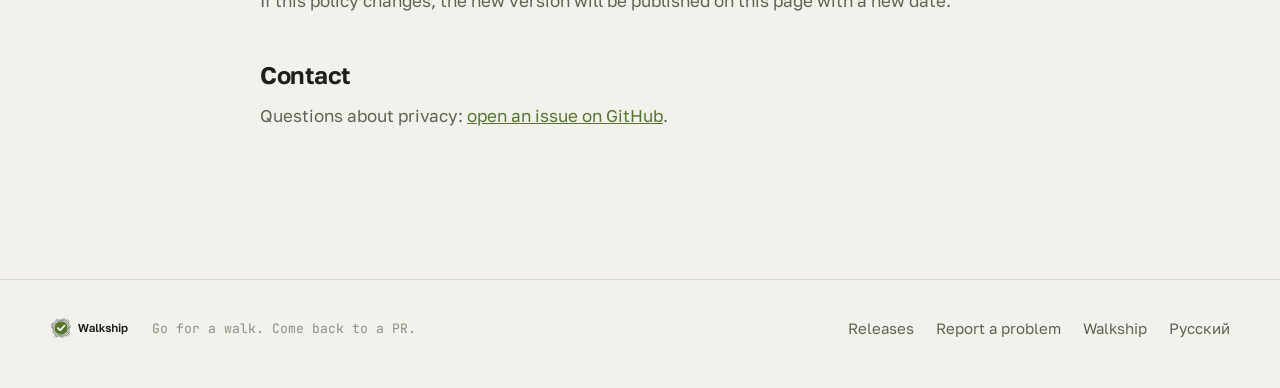
<file: docs/privacy/index.html>
<!doctype html>
<html lang="en">
<head>
<meta charset="utf-8">
<meta name="viewport" content="width=device-width, initial-scale=1">
<title>Privacy policy — Walkship</title>
<meta name="description" content="Walkship collects no personal data: no accounts, no analytics. Everything stays on your Mac; away from home the phone reaches it through a relay that can’t read what it carries.">
<link rel="canonical" href="https://walkship.app/privacy/">
<link rel="alternate" hreflang="en" href="https://walkship.app/privacy/">
<link rel="alternate" hreflang="ru" href="https://walkship.app/ru/privacy/">
<meta name="theme-color" content="#0B0C0A" media="(prefers-color-scheme: dark)">
<meta name="theme-color" content="#F2F1EB" media="(prefers-color-scheme: light)">
<link rel="icon" href="../assets/walkship-mark-on-dark.svg" type="image/svg+xml">
<link rel="apple-touch-icon" href="../assets/apple-touch-icon.png">
<link rel="preconnect" href="https://fonts.googleapis.com">
<link rel="preconnect" href="https://fonts.gstatic.com" crossorigin>
<link href="https://fonts.googleapis.com/css2?family=Golos+Text:wght@400;500;600;700&family=JetBrains+Mono:wght@400;500&display=swap" rel="stylesheet">
<link rel="stylesheet" href="../assets/style.css">
<script defer src="https://static.cloudflareinsights.com/beacon.min.js" data-cf-beacon='{"token": "415732898a164683a71fd81e17c5e301"}'></script>
</head>
<body>
<header class="top">
  <div class="wrap top-in">
    <a class="brand" href="../"><picture><source media="(prefers-color-scheme: light)" srcset="../assets/walkship-horizontal-on-light.svg"><img src="../assets/walkship-horizontal-on-dark.svg" alt="Walkship" height="28"></picture></a>
    <nav class="nav"></nav>
    <a class="lang" href="../ru/privacy/" hreflang="ru" title="Русский">RU</a>
    <a class="btn btn-sm" href="../#download">Download</a>
  </div>
</header>

<main class="section legal">
  <div class="wrap">
    <p class="label">Privacy policy</p>
    <h1>Walkship doesn’t collect your data</h1>
    <p class="legal-date">Last updated: October 21, 2026</p>
    <p class="legal-lead">Walkship has no accounts, no analytics, no ads and no tracking. Its only server is a relay that connects your phone to your Mac away from home, and it can’t read what passes through it. The developer receives nothing about you or your projects. This page explains where your data lives and what leaves your devices, so you can check it yourself.</p>
    <section>
      <h2>Where your data lives</h2>
      <p>Walkship is a Mac app and a phone app (iPhone and Android). The phone app talks to the Walkship server that runs on your own Mac, over your home network, a private network such as Tailscale that you set up, or, away from home, the Walkship relay (see below) — or, when you use it without a Mac, directly to the AI model you choose (see below).</p>
      <p>Your conversations, transcripts, notes, summaries, features, agent logs and settings are stored in a database on your Mac, in the <code>~/.voice-assistant</code> folder. The phone keeps the address of your Mac, a pairing key and phrases waiting to be sent while the Mac is out of reach. Without a Mac, your projects, discussions, notes and the code you copy from GitHub are kept on the phone, and your model’s API key and GitHub sign-in in the system’s secure storage (Keychain on iPhone, Keystore on Android).</p>
      <p>The developer has no access to any of it.</p>
    </section>
    <section>
      <h2>What leaves your devices, and where it goes</h2>
      <p><b>AI models.</b> To answer you, write summaries and build features, your Mac runs Claude Code (Anthropic) or Codex (OpenAI) — whichever you choose — under your own account. What you say, the conversation so far and the parts of your project the assistant reads are sent to that service, exactly as if you ran the tool yourself. Web search, when you turn it on, is done by the same service. Their privacy policies apply: <a href="https://www.anthropic.com/legal/privacy">Anthropic</a>, <a href="https://openai.com/policies/privacy-policy/">OpenAI</a>.</p>
      <p><b>The Walkship relay.</b> When your phone isn’t on your Mac’s network, it reaches the Mac through the Walkship relay at relay.walkship.app, which runs on Cloudflare. Everything is encrypted on the phone and opened only on your Mac: the relay passes the encrypted data on and can read neither it nor your access token. Like any web server, it sees the IP addresses of your phone and Mac, when and how much data passed, and a random identifier of your Mac. Walkship keeps no record of it; Cloudflare’s <a href="https://www.cloudflare.com/privacypolicy/">privacy policy</a> applies to its network. To keep everything inside your own network, turn the relay off in Settings → Away from home → Home only.</p>
      <p><b>Speech recognition.</b> On the phone, Walkship uses the system speech recognizer. When the language is installed on the device, recognition happens on the device; otherwise the system may send the audio to Apple (iPhone) or Google (Android) to turn it into text, under their privacy policies. On the Mac, speech is recognized locally with Whisper. The assistant’s voice is synthesized locally on the Mac.</p>
      <p><b>Your own model, without a Mac.</b> When you use the phone without a Mac, or go on talking while the Mac is out of reach, what you say, the conversation so far, the project’s notes and the parts of its code the assistant reads are sent straight from the phone to the model service you set up with your own API key — DeepSeek, or any OpenAI-style API you enter, such as OpenRouter or your own Ollama or LM Studio. That service’s privacy policy applies. The app shows what goes to the model and asks you to agree before the first conversation.</p>
      <p><b>Push notifications.</b> When an agent finishes or fails, your Mac sends a notification with the feature’s title and status to your phone through Expo’s push service, which hands it to Apple Push Notification service or Firebase Cloud Messaging. The phone’s push token is stored only on your Mac.</p>
      <p><b>GitHub.</b> Pull requests are opened with your own <code>git</code> and <code>gh</code> setup when you ask for one. The Mac app checks GitHub for new versions of Walkship; that request carries no personal data beyond what any web request does, such as your IP address. Without a Mac, you can sign in to GitHub with a code through the Walkship GitHub App; the phone then downloads the repository and branch you pick straight from GitHub. The developer never sees your sign-in or your code.</p>
      <p><b>Services you connect.</b> If you add MCP servers (for example Jira, Sentry or a database), the assistant sends them requests on your behalf, as you configure.</p>
    </section>
    <section>
      <h2>Permissions</h2>
      <p><b>Microphone and speech recognition</b> — to hear you while you talk to the assistant. Walkship doesn’t record in the background and doesn’t keep audio.</p>
      <p><b>Photo library and camera</b> — to send a screenshot or a photo to the assistant when you choose one. Only the picture you pick is used; it goes along with the conversation, like your words.</p>
      <p><b>Notifications</b> — to tell you when an agent has finished.</p>
    </section>
    <section>
      <h2>What the developer receives</h2>
      <p>Nothing. Walkship contains no analytics, no crash reporting, no advertising and no third-party tracking, and it doesn’t use the advertising identifier. The relay only passes encrypted data between your own devices and keeps no record of it. Nothing is sold or shared, because nothing is collected.</p>
      <p><b>This website.</b> walkship.app counts visits with Cloudflare Web Analytics. It sets no cookies, doesn’t fingerprint your browser and doesn’t follow you across sites; the developer sees only totals such as page views, referring sites and countries. Cloudflare’s <a href="https://www.cloudflare.com/privacypolicy/">privacy policy</a> applies. The apps themselves contain no analytics.</p>
      <p>If you report a problem on GitHub, what you write there is public and handled under GitHub’s terms.</p>
    </section>
    <section>
      <h2>Your control</h2>
      <p>Projects, discussions, notes and features can be deleted in the app. To remove everything, delete the Walkship apps and the <code>~/.voice-assistant</code> folder on your Mac. To stop sending data to Anthropic or OpenAI, sign out of Claude Code or Codex; their data is managed in your accounts with them. Without a Mac, deleting the phone app removes everything it keeps, and GitHub access is revoked by uninstalling the Walkship GitHub App in your GitHub settings.</p>
    </section>
    <section>
      <h2>Children</h2>
      <p>Walkship is a tool for software developers and isn’t directed at children.</p>
    </section>
    <section>
      <h2>Changes</h2>
      <p>If this policy changes, the new version will be published on this page with a new date.</p>
    </section>
    <section>
      <h2>Contact</h2>
      <p>Questions about privacy: <a href="https://github.com/ilyabazhenov/walkship/issues">open an issue on GitHub</a>.</p>
    </section>
  </div>
</main>

<footer class="foot">
  <div class="wrap foot-in">
    <picture><source media="(prefers-color-scheme: light)" srcset="../assets/walkship-horizontal-on-light.svg"><img src="../assets/walkship-horizontal-on-dark.svg" alt="Walkship" height="28"></picture>
    <span class="foot-tag">Go for a walk. Come back to a PR.</span>
    <nav>
      <a href="https://github.com/ilyabazhenov/walkship/releases">Releases</a>
      <a href="https://github.com/ilyabazhenov/walkship/issues">Report a problem</a>
      <a href="../">Walkship</a>
      <a href="../ru/privacy/" hreflang="ru">Русский</a>
    </nav>
  </div>
</footer>
</body>
</html>
</file>
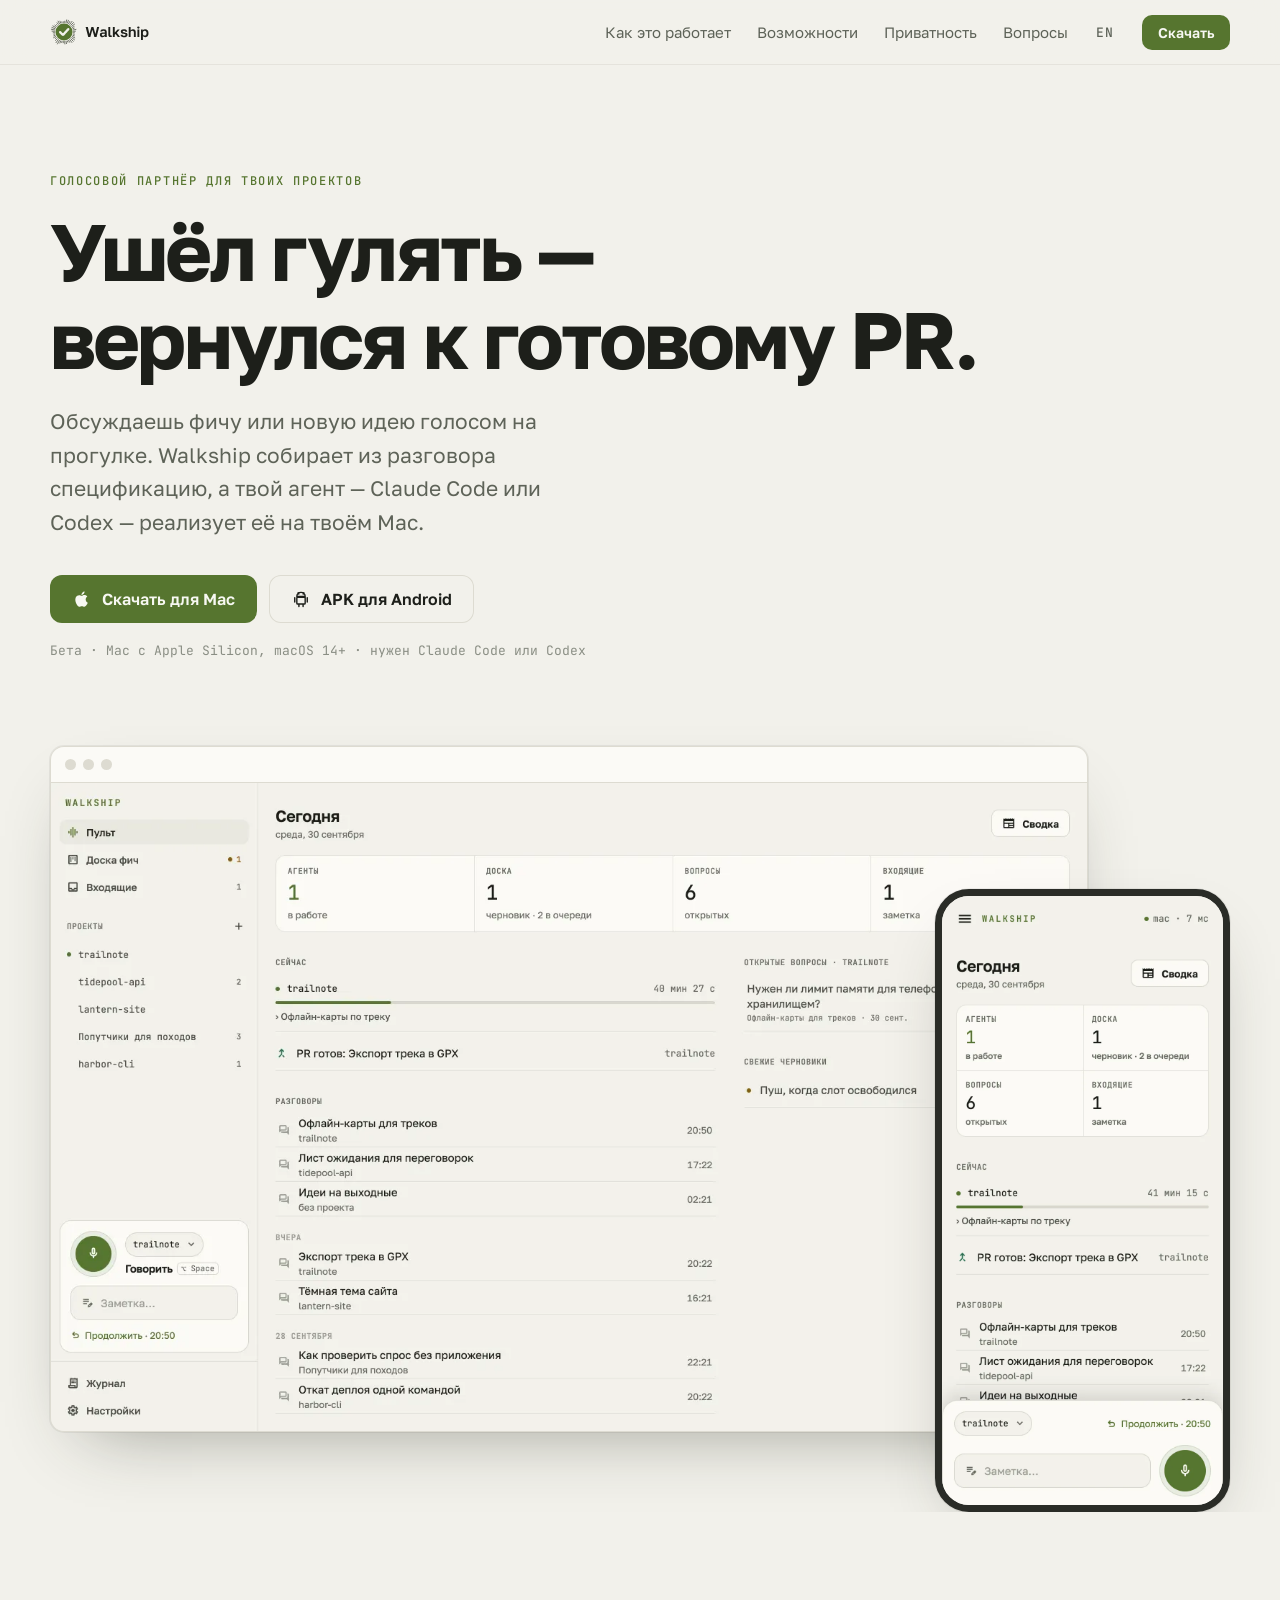
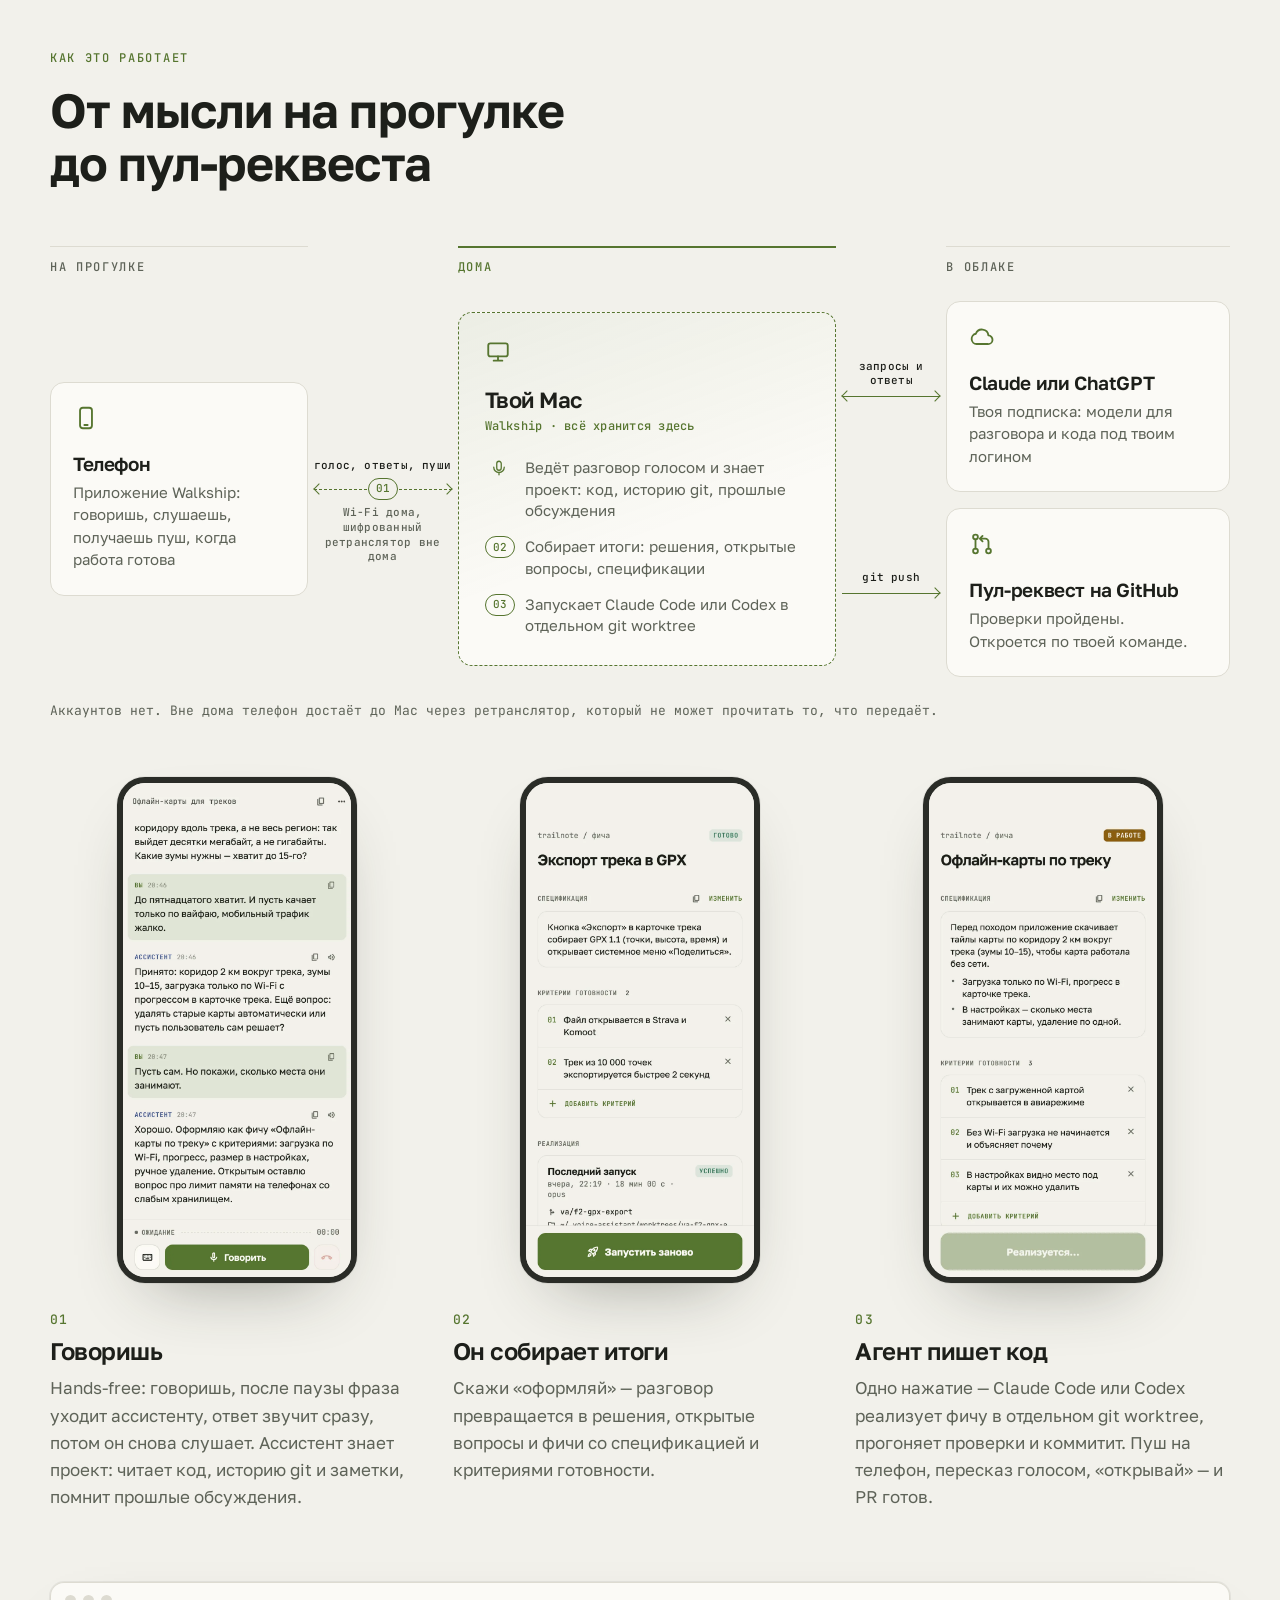
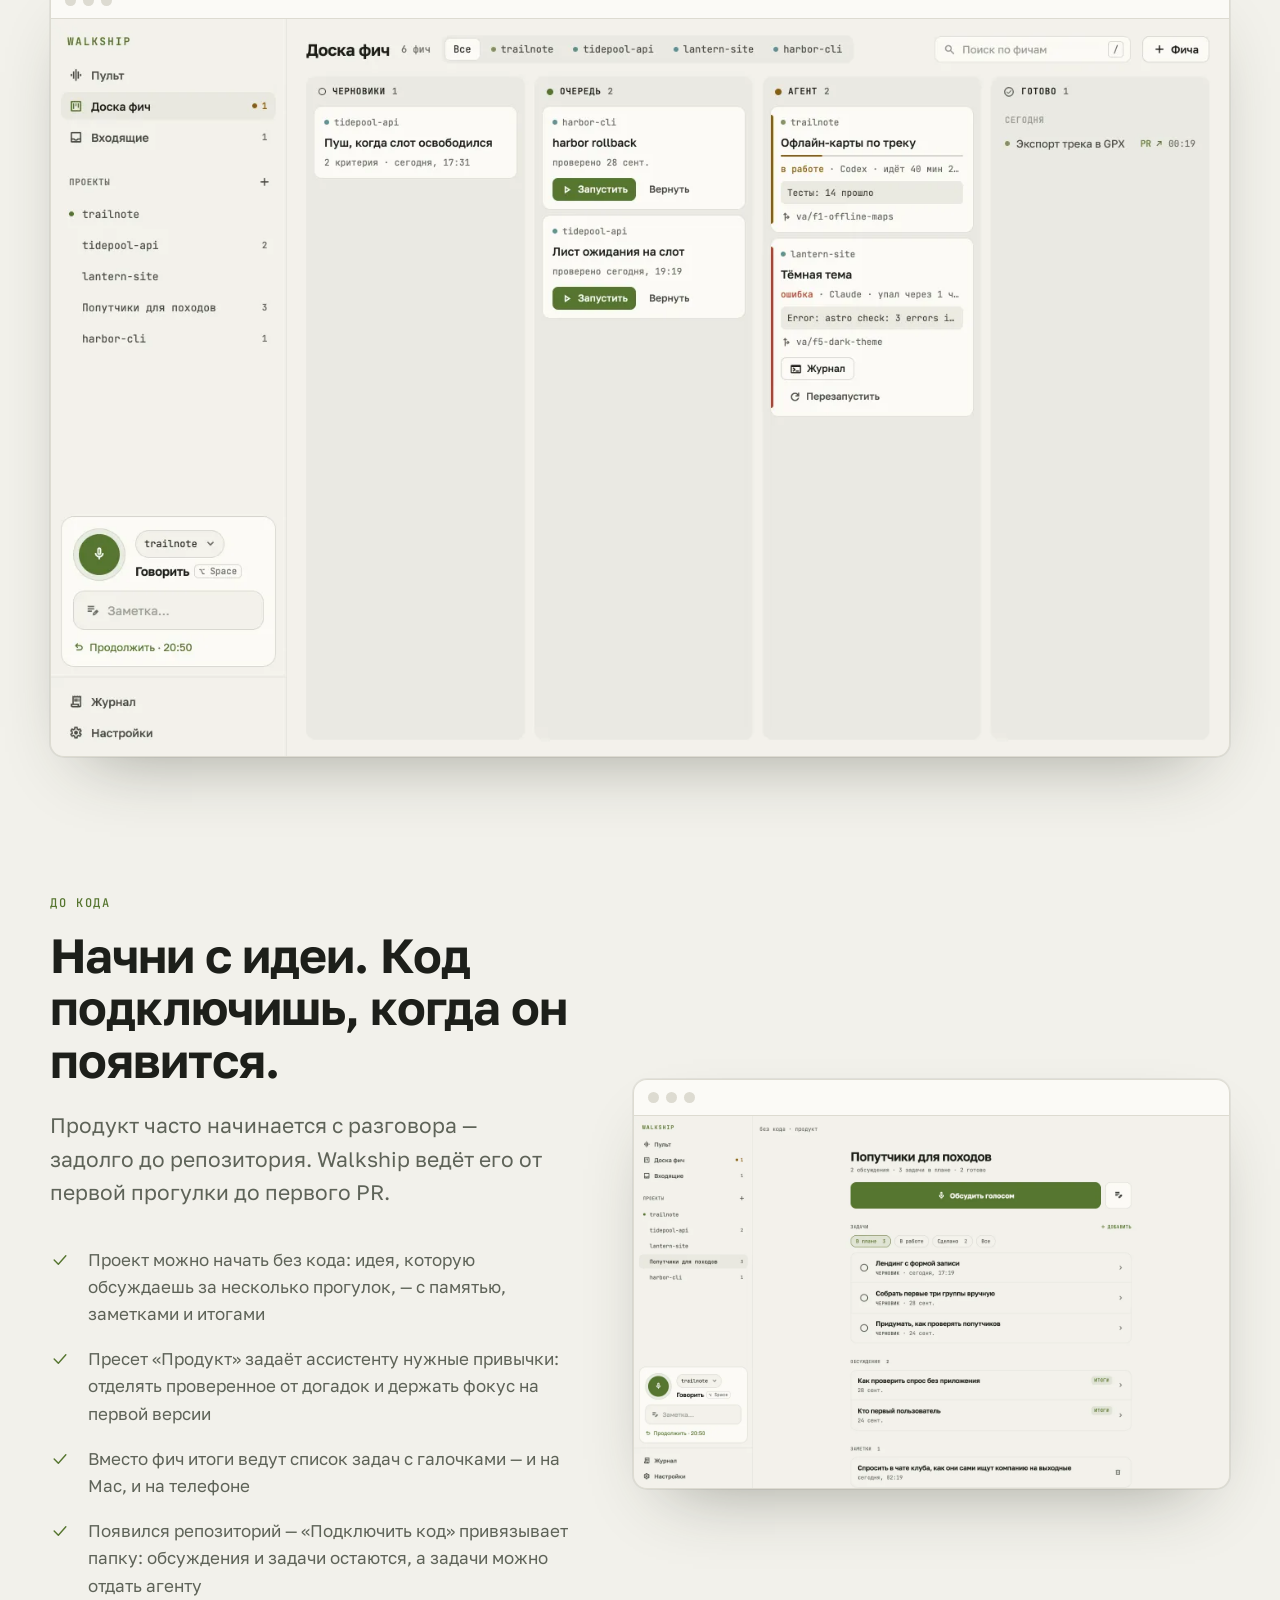
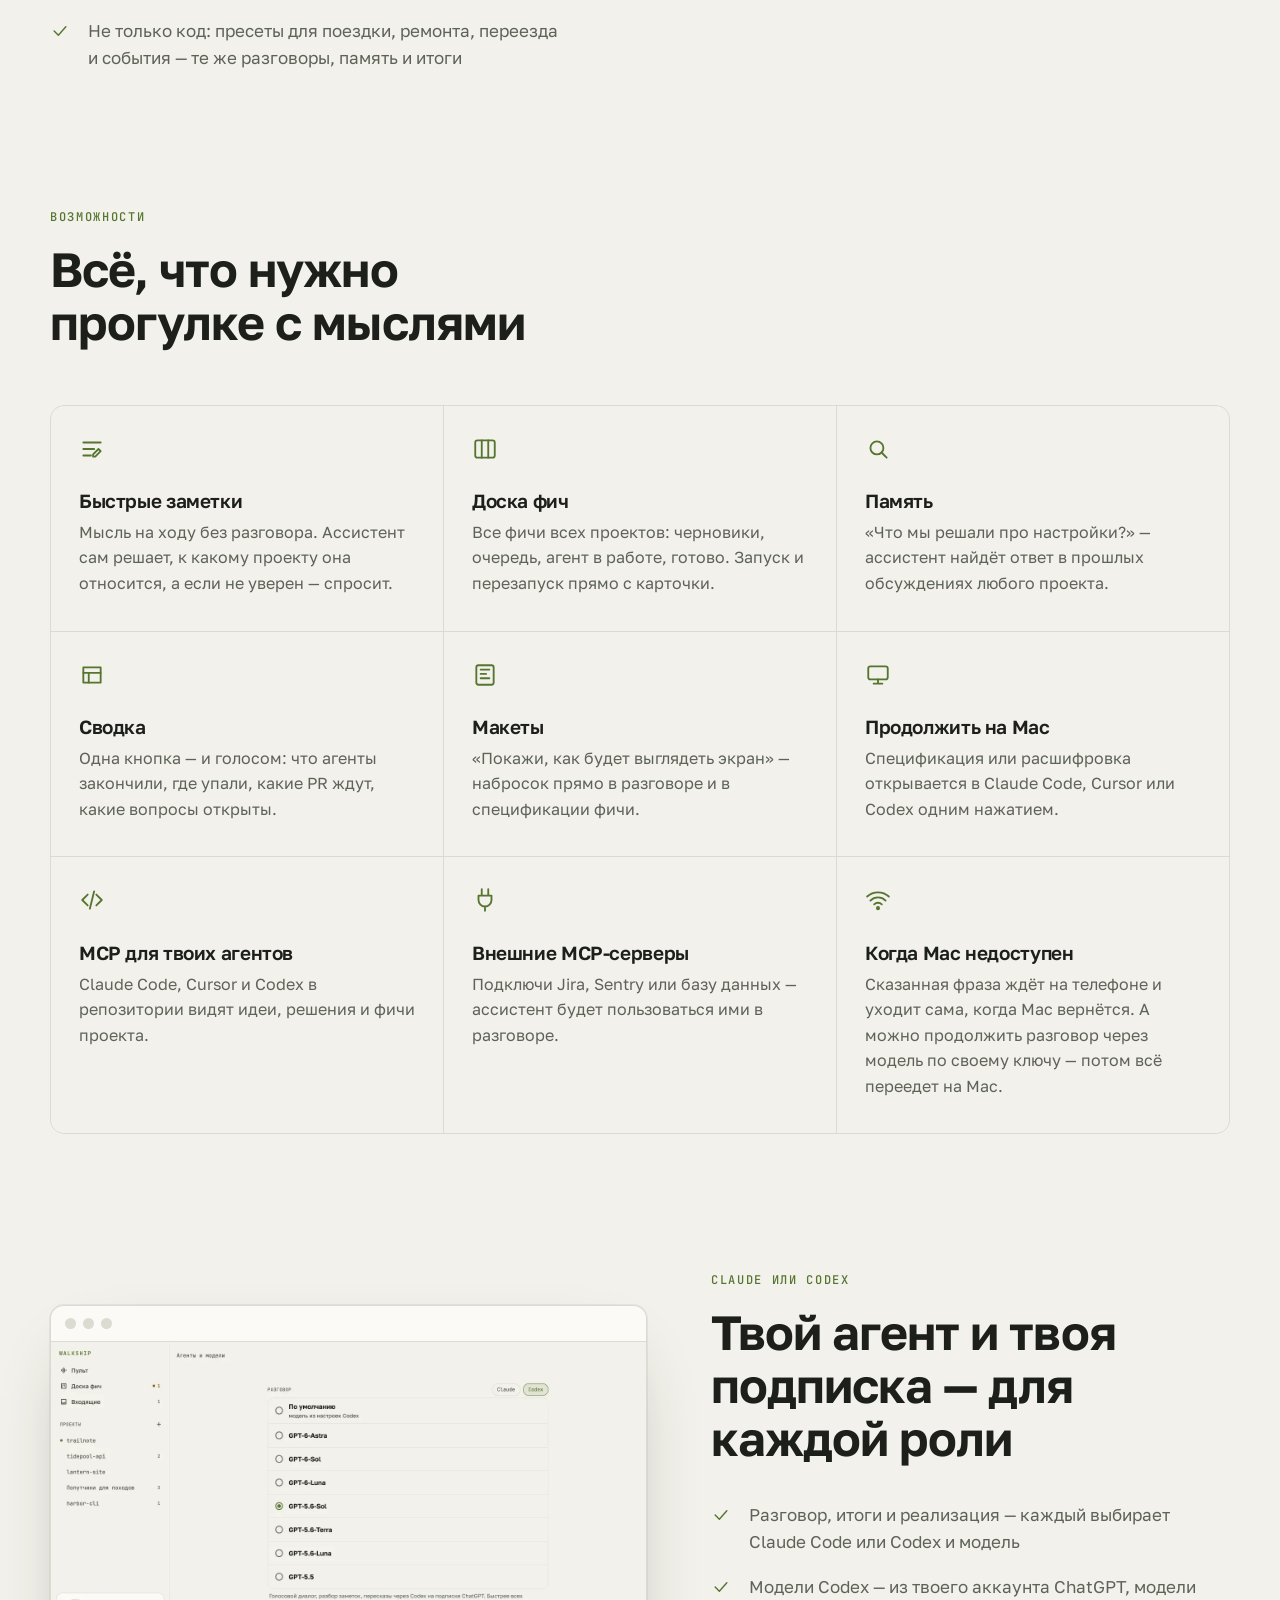
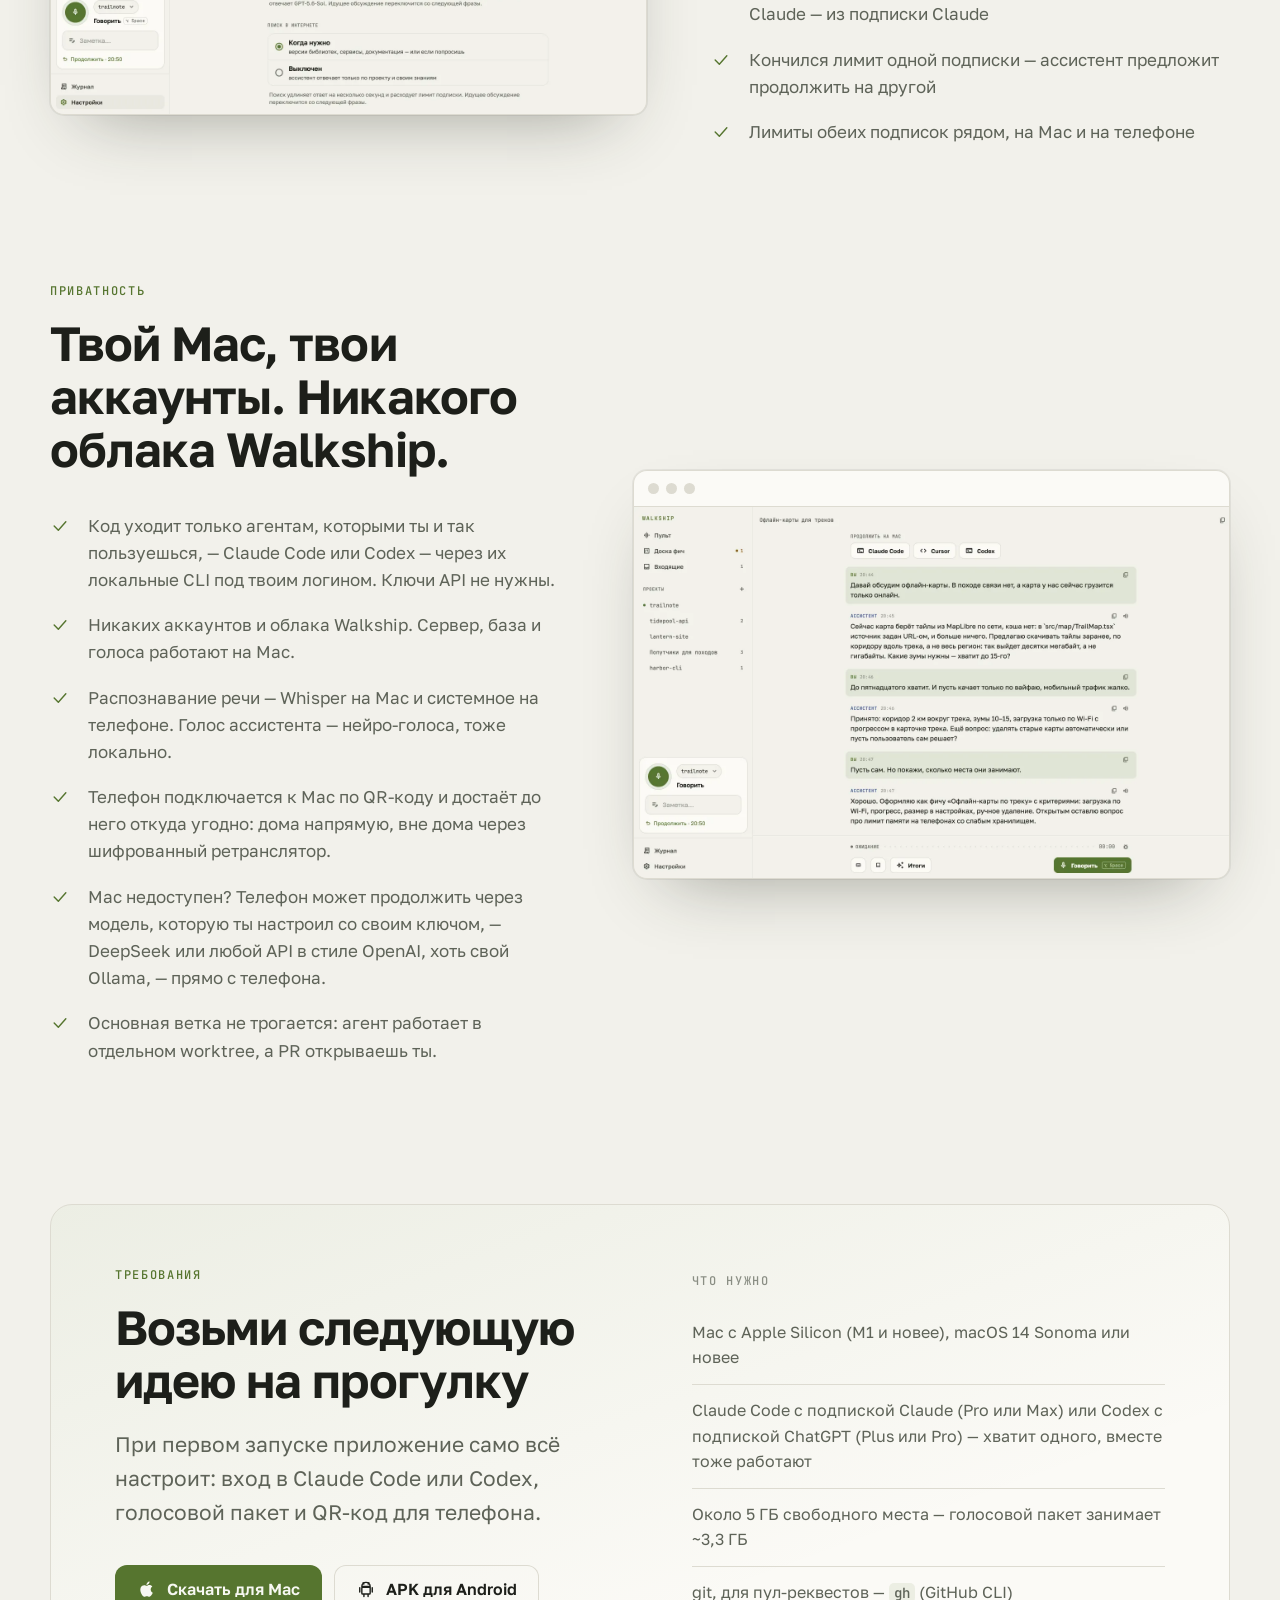
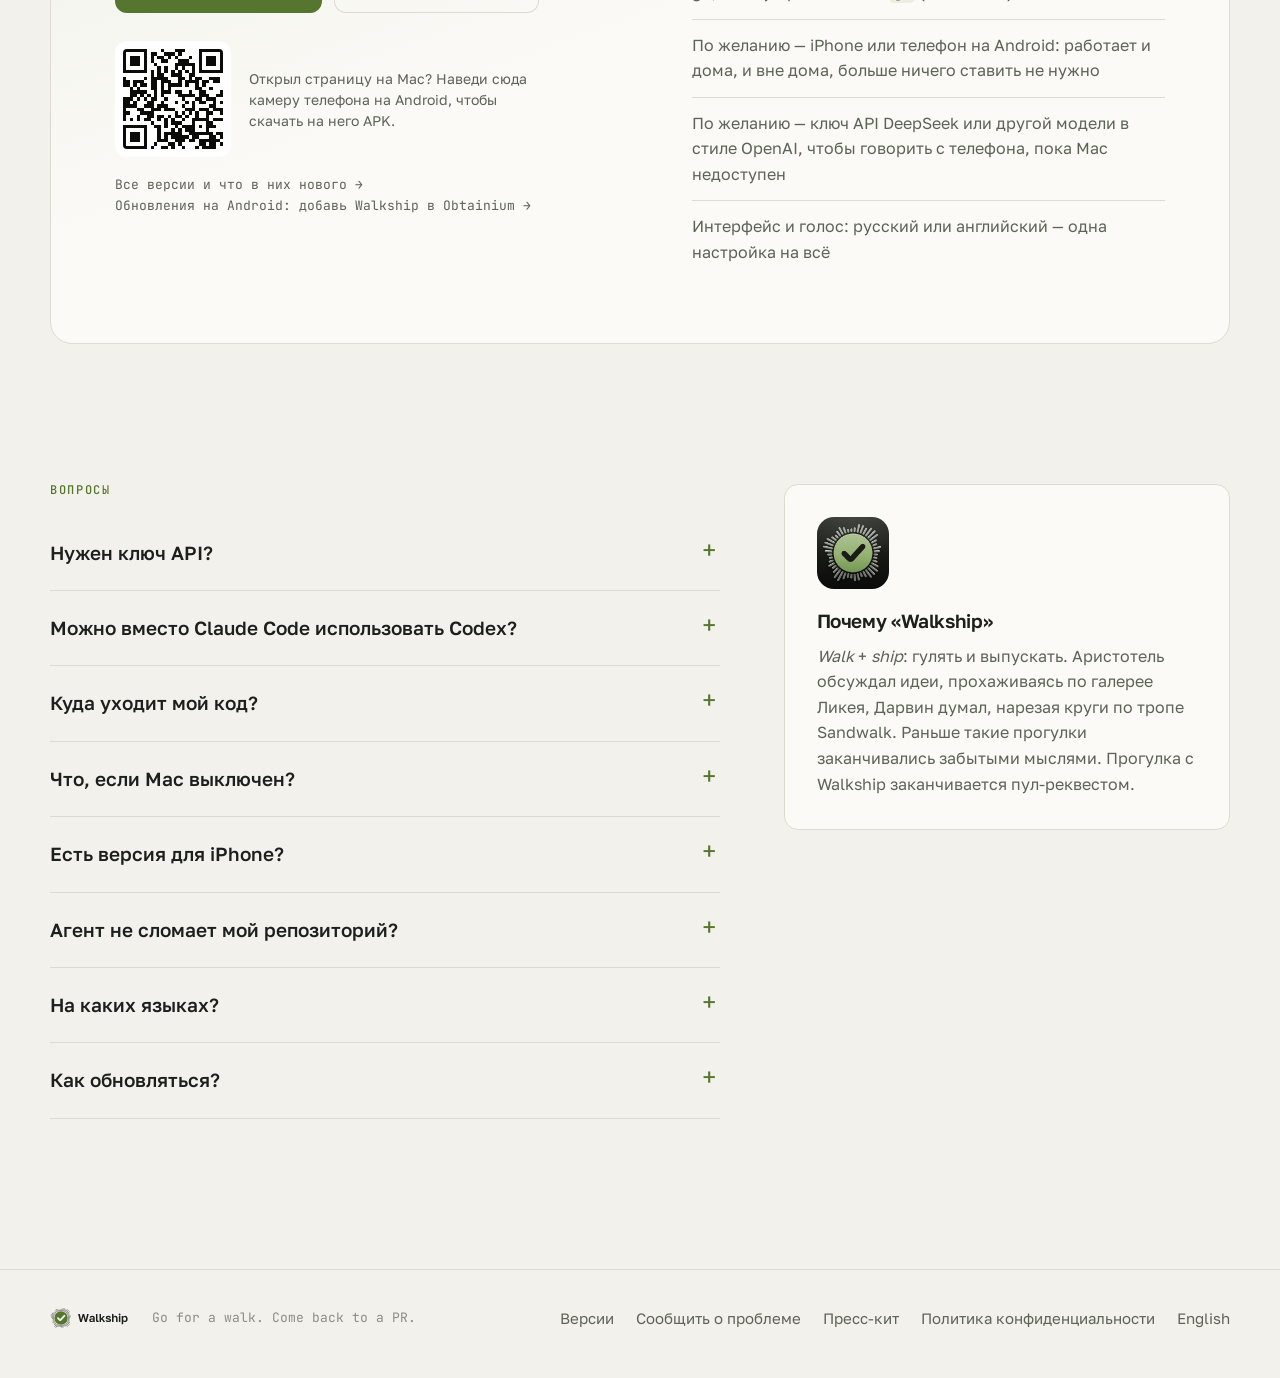
<file: docs/ru/index.html>
<!doctype html>
<html lang="ru">
<head>
<meta charset="utf-8">
<meta name="viewport" content="width=device-width, initial-scale=1">
<title>Walkship — ушёл гулять, вернулся к готовому PR</title>
<meta name="description" content="Голосовой партнёр для твоих проектов. Обсуждаешь фичу или новую идею на прогулке, Walkship собирает спецификацию, а Claude Code или Codex реализует её на твоём Mac.">
<link rel="canonical" href="https://walkship.app/ru/">
<link rel="alternate" hreflang="en" href="https://walkship.app/">
<link rel="alternate" hreflang="ru" href="https://walkship.app/ru/">
<meta property="og:type" content="website">
<meta property="og:title" content="Walkship — ушёл гулять, вернулся к готовому PR">
<meta property="og:description" content="Голосовой партнёр для твоих проектов. Обсуждаешь фичу или новую идею на прогулке, Walkship собирает спецификацию, а Claude Code или Codex реализует её на твоём Mac.">
<meta property="og:url" content="https://walkship.app/ru/">
<meta property="og:image" content="https://walkship.app/assets/og-ru.png">
<meta name="twitter:card" content="summary_large_image">
<meta name="theme-color" content="#0B0C0A" media="(prefers-color-scheme: dark)">
<meta name="theme-color" content="#F2F1EB" media="(prefers-color-scheme: light)">
<link rel="icon" href="../assets/walkship-mark-on-dark.svg" type="image/svg+xml">
<link rel="apple-touch-icon" href="../assets/apple-touch-icon.png">
<link rel="preconnect" href="https://fonts.googleapis.com">
<link rel="preconnect" href="https://fonts.gstatic.com" crossorigin>
<link href="https://fonts.googleapis.com/css2?family=Golos+Text:wght@400;500;600;700&family=JetBrains+Mono:wght@400;500&display=swap" rel="stylesheet">
<link rel="stylesheet" href="../assets/style.css">
<script defer src="https://static.cloudflareinsights.com/beacon.min.js" data-cf-beacon='{"token": "415732898a164683a71fd81e17c5e301"}'></script>
</head>
<body>
<header class="top">
  <div class="wrap top-in">
    <a class="brand" href="./"><picture><source media="(prefers-color-scheme: light)" srcset="../assets/walkship-horizontal-on-light.svg"><img src="../assets/walkship-horizontal-on-dark.svg" alt="Walkship" height="28"></picture></a>
    <nav class="nav">
      <a href="#how">Как это работает</a><a href="#features">Возможности</a><a href="#privacy">Приватность</a><a href="#faq">Вопросы</a>
    </nav>
    <a class="lang" href="../" hreflang="en" title="English">EN</a>
    <a class="btn btn-sm" href="#download">Скачать</a>
  </div>
</header>

<main>
<section class="hero">
  <div class="wrap">
    <p class="label">Голосовой партнёр для твоих проектов</p>
    <h1>Ушёл гулять —<br>вернулся к готовому PR.</h1>
    <p class="sub">Обсуждаешь фичу или новую идею голосом на прогулке. Walkship собирает из разговора спецификацию, а твой агент — Claude Code или Codex — реализует её на твоём Mac.</p>
    <div class="cta">
      <a class="btn" data-asset="dmg" href="https://github.com/ilyabazhenov/walkship/releases/latest"><svg class="i" viewBox="0 0 24 24" fill="none" stroke="currentColor" stroke-width="1.7" stroke-linecap="round" stroke-linejoin="round" aria-hidden="true"><path d="M16.4 12.6c0-2.3 1.9-3.4 2-3.5-1.1-1.6-2.8-1.8-3.4-1.8-1.4-.1-2.8.9-3.5.9-.7 0-1.8-.9-3-.8a4.5 4.5 0 0 0-3.8 2.3c-1.6 2.8-.4 7 1.2 9.3.8 1.1 1.7 2.4 2.9 2.3 1.2 0 1.6-.7 3-.7s1.8.7 3 .7c1.3 0 2-1.1 2.8-2.3.9-1.3 1.2-2.5 1.3-2.6-.1 0-2.5-1-2.5-3.8ZM14.1 5.8c.6-.8 1.1-1.8 1-2.8-.9 0-2 .6-2.7 1.4-.6.7-1.1 1.7-1 2.7 1 .1 2-.5 2.7-1.3Z" fill="currentColor" stroke="none"/></svg>Скачать для Mac</a>
      <a class="btn btn-ghost" data-asset="apk" href="https://github.com/ilyabazhenov/walkship/releases/latest"><svg class="i" viewBox="0 0 24 24" fill="none" stroke="currentColor" stroke-width="1.7" stroke-linecap="round" stroke-linejoin="round" aria-hidden="true"><path d="M7 10h10v7a1 1 0 0 1-1 1H8a1 1 0 0 1-1-1v-7ZM7 9a5 5 0 0 1 10 0H7ZM4.5 10.5v5M19.5 10.5v5M9.5 18v3M14.5 18v3M8.5 4.5l1 1.5M15.5 4.5l-1 1.5"/></svg>APK для Android</a>
    </div>
    <p class="caption"><span data-version></span>Бета · Mac с Apple Silicon, macOS 14+ · нужен Claude Code или Codex</p>
    
  </div>
  <div class="wrap stage">
    <div class="window">
      <div class="window-bar"><i></i><i></i><i></i></div>
      <picture class="window-shot"><source media="(prefers-color-scheme: light)" srcset="../assets/img/ru/mac-home-light.webp"><img src="../assets/img/ru/mac-home-dark.webp" alt="Walkship на Mac: пульт с агентами, разговорами и открытыми вопросами" fetchpriority="high" decoding="async"></picture>
    </div>
    <div class="phone"><picture class="phone-shot"><source media="(prefers-color-scheme: light)" srcset="../assets/img/ru/phone-home-light.webp"><img src="../assets/img/ru/phone-home-dark.webp" alt="Walkship на телефоне" fetchpriority="high" decoding="async"></picture></div>
  </div>
</section>

<section id="how" class="section">
  <div class="wrap">
    <p class="label">Как это работает</p>
    <h2>От мысли на прогулке до пул-реквеста</h2>
    <div class="flow">
      <div class="flow-col flow-col-walk"><p class="flow-zone">На прогулке</p><div class="flow-body"><div class="flow-node"><svg class="i" viewBox="0 0 24 24" fill="none" stroke="currentColor" stroke-width="1.7" stroke-linecap="round" stroke-linejoin="round" aria-hidden="true"><rect x="6.5" y="2.5" width="11" height="19" rx="2.5"/><path d="M10.5 18.5h3"/></svg><h3>Телефон</h3><p>Приложение Walkship: говоришь, слушаешь, получаешь пуш, когда работа готова</p></div></div></div>
      <div class="flow-col flow-col-link"><p class="flow-zone" aria-hidden="true">&nbsp;</p><div class="flow-body"><div class="flow-link flow-link-phone"><b class="head-start"></b><b class="head-end"></b><em class="flow-step">01</em><span class="flow-what">голос, ответы, пуши</span><span class="flow-how">Wi-Fi дома, шифрованный ретранслятор вне дома</span></div></div></div>
      <div class="flow-col flow-col-home"><p class="flow-zone">Дома</p><div class="flow-body"><div class="flow-node flow-mac"><svg class="i" viewBox="0 0 24 24" fill="none" stroke="currentColor" stroke-width="1.7" stroke-linecap="round" stroke-linejoin="round" aria-hidden="true"><rect x="3" y="4" width="18" height="12" rx="2"/><path d="M8 20h8M12 16v4"/></svg><h3>Твой Mac</h3><p class="flow-sub">Walkship · всё хранится здесь</p>
        <ul class="flow-rows"><li><svg class="i" viewBox="0 0 24 24" fill="none" stroke="currentColor" stroke-width="1.7" stroke-linecap="round" stroke-linejoin="round" aria-hidden="true"><path d="M12 3a3 3 0 0 0-3 3v6a3 3 0 0 0 6 0V6a3 3 0 0 0-3-3Z"/><path d="M5 11a7 7 0 0 0 14 0M12 18v3"/></svg><span>Ведёт разговор голосом и знает проект: код, историю git, прошлые обсуждения</span></li><li><em class="flow-step">02</em><span>Собирает итоги: решения, открытые вопросы, спецификации</span></li><li><em class="flow-step">03</em><span>Запускает Claude Code или Codex в отдельном git worktree</span></li></ul>
      </div></div></div>
      <div class="flow-col flow-col-out"><p class="flow-zone">В облаке</p><div class="flow-body"><div class="flow-out"><div class="flow-link flow-link-out"><b class="head-start"></b><b class="head-end"></b><span class="flow-what">запросы и ответы</span></div><div class="flow-node"><svg class="i" viewBox="0 0 24 24" fill="none" stroke="currentColor" stroke-width="1.7" stroke-linecap="round" stroke-linejoin="round" aria-hidden="true"><path d="M7 18.5h10.5a4 4 0 0 0 .4-8A6 6 0 0 0 6.3 9 4.8 4.8 0 0 0 7 18.5Z"/></svg><h3>Claude или ChatGPT</h3><p>Твоя подписка: модели для разговора и кода под твоим логином</p></div></div><div class="flow-out"><div class="flow-link flow-link-out"><b class="head-end"></b><span class="flow-what">git push</span></div><div class="flow-node"><svg class="i" viewBox="0 0 24 24" fill="none" stroke="currentColor" stroke-width="1.7" stroke-linecap="round" stroke-linejoin="round" aria-hidden="true"><circle cx="6" cy="5.5" r="2.2"/><circle cx="6" cy="18.5" r="2.2"/><circle cx="18" cy="18.5" r="2.2"/><path d="M6 7.7v8.6M18 16.3V10a3 3 0 0 0-3-3h-4.5M12.5 4.5 10 7l2.5 2.5"/></svg><h3>Пул-реквест на GitHub</h3><p>Проверки пройдены. Откроется по твоей команде.</p></div></div></div></div>
    </div>
    <p class="flow-note">Аккаунтов нет. Вне дома телефон достаёт до Mac через ретранслятор, который не может прочитать то, что передаёт.</p>
    <ol class="steps">
      <li class="step">
        <div class="phone phone-sm"><picture class="phone-shot"><source media="(prefers-color-scheme: light)" srcset="../assets/img/ru/phone-session-light.webp"><img src="../assets/img/ru/phone-session-dark.webp" alt="Говоришь" loading="lazy" decoding="async"></picture></div>
        <div><span class="num">01</span><h3>Говоришь</h3><p>Hands-free: говоришь, после паузы фраза уходит ассистенту, ответ звучит сразу, потом он снова слушает. Ассистент знает проект: читает код, историю git и заметки, помнит прошлые обсуждения.</p></div>
      </li>
      <li class="step">
        <div class="phone phone-sm"><picture class="phone-shot"><source media="(prefers-color-scheme: light)" srcset="../assets/img/ru/phone-feature-done-light.webp"><img src="../assets/img/ru/phone-feature-done-dark.webp" alt="Он собирает итоги" loading="lazy" decoding="async"></picture></div>
        <div><span class="num">02</span><h3>Он собирает итоги</h3><p>Скажи «оформляй» — разговор превращается в решения, открытые вопросы и фичи со спецификацией и критериями готовности.</p></div>
      </li>
      <li class="step">
        <div class="phone phone-sm"><picture class="phone-shot"><source media="(prefers-color-scheme: light)" srcset="../assets/img/ru/phone-feature-running-light.webp"><img src="../assets/img/ru/phone-feature-running-dark.webp" alt="Агент пишет код" loading="lazy" decoding="async"></picture></div>
        <div><span class="num">03</span><h3>Агент пишет код</h3><p>Одно нажатие — Claude Code или Codex реализует фичу в отдельном git worktree, прогоняет проверки и коммитит. Пуш на телефон, пересказ голосом, «открывай» — и PR готов.</p></div>
      </li>
    </ol>
  </div>
</section>

<section class="section section-tight">
  <div class="wrap">
    <div class="window">
      <div class="window-bar"><i></i><i></i><i></i></div>
      <picture class="window-shot"><source media="(prefers-color-scheme: light)" srcset="../assets/img/ru/mac-board-light.webp"><img src="../assets/img/ru/mac-board-dark.webp" alt="Доска фич" loading="lazy" decoding="async"></picture>
    </div>
  </div>
</section>

<section id="idea" class="section">
  <div class="wrap split">
    <div>
      <p class="label">До кода</p>
      <h2>Начни с идеи. Код подключишь, когда он появится.</h2>
      <p class="sub">Продукт часто начинается с разговора — задолго до репозитория. Walkship ведёт его от первой прогулки до первого PR.</p>
      <ul class="ticks">
        <li><svg class="i" viewBox="0 0 24 24" fill="none" stroke="currentColor" stroke-width="1.7" stroke-linecap="round" stroke-linejoin="round" aria-hidden="true"><path d="m5 12 5 5 9-10"/></svg><span>Проект можно начать без кода: идея, которую обсуждаешь за несколько прогулок, — с памятью, заметками и итогами</span></li>
        <li><svg class="i" viewBox="0 0 24 24" fill="none" stroke="currentColor" stroke-width="1.7" stroke-linecap="round" stroke-linejoin="round" aria-hidden="true"><path d="m5 12 5 5 9-10"/></svg><span>Пресет «Продукт» задаёт ассистенту нужные привычки: отделять проверенное от догадок и держать фокус на первой версии</span></li>
        <li><svg class="i" viewBox="0 0 24 24" fill="none" stroke="currentColor" stroke-width="1.7" stroke-linecap="round" stroke-linejoin="round" aria-hidden="true"><path d="m5 12 5 5 9-10"/></svg><span>Вместо фич итоги ведут список задач с галочками — и на Mac, и на телефоне</span></li>
        <li><svg class="i" viewBox="0 0 24 24" fill="none" stroke="currentColor" stroke-width="1.7" stroke-linecap="round" stroke-linejoin="round" aria-hidden="true"><path d="m5 12 5 5 9-10"/></svg><span>Появился репозиторий — «Подключить код» привязывает папку: обсуждения и задачи остаются, а задачи можно отдать агенту</span></li>
        <li><svg class="i" viewBox="0 0 24 24" fill="none" stroke="currentColor" stroke-width="1.7" stroke-linecap="round" stroke-linejoin="round" aria-hidden="true"><path d="m5 12 5 5 9-10"/></svg><span>Не только код: пресеты для поездки, ремонта, переезда и события — те же разговоры, память и итоги</span></li>
      </ul>
    </div>
    <div class="window window-side">
      <div class="window-bar"><i></i><i></i><i></i></div>
      <picture class="window-shot"><source media="(prefers-color-scheme: light)" srcset="../assets/img/ru/mac-idea-light.webp"><img src="../assets/img/ru/mac-idea-dark.webp" alt="Проект без кода на Mac: идея продукта с задачами, обсуждениями и заметками" loading="lazy" decoding="async"></picture>
    </div>
  </div>
</section>

<section id="features" class="section">
  <div class="wrap">
    <p class="label">Возможности</p>
    <h2>Всё, что нужно прогулке с мыслями</h2>
    <div class="grid">
      <article class="card"><svg class="i" viewBox="0 0 24 24" fill="none" stroke="currentColor" stroke-width="1.7" stroke-linecap="round" stroke-linejoin="round" aria-hidden="true"><path d="M4 6h16M4 12h10M4 18h7"/><path d="m15 19 5-5-2-2-5 5v2h2Z"/></svg><h3>Быстрые заметки</h3><p>Мысль на ходу без разговора. Ассистент сам решает, к какому проекту она относится, а если не уверен — спросит.</p></article>
      <article class="card"><svg class="i" viewBox="0 0 24 24" fill="none" stroke="currentColor" stroke-width="1.7" stroke-linecap="round" stroke-linejoin="round" aria-hidden="true"><rect x="3" y="4" width="18" height="16" rx="2"/><path d="M9 4v16M15 4v16"/></svg><h3>Доска фич</h3><p>Все фичи всех проектов: черновики, очередь, агент в работе, готово. Запуск и перезапуск прямо с карточки.</p></article>
      <article class="card"><svg class="i" viewBox="0 0 24 24" fill="none" stroke="currentColor" stroke-width="1.7" stroke-linecap="round" stroke-linejoin="round" aria-hidden="true"><circle cx="11" cy="11" r="6"/><path d="m20 20-4.3-4.3"/></svg><h3>Память</h3><p>«Что мы решали про настройки?» — ассистент найдёт ответ в прошлых обсуждениях любого проекта.</p></article>
      <article class="card"><svg class="i" viewBox="0 0 24 24" fill="none" stroke="currentColor" stroke-width="1.7" stroke-linecap="round" stroke-linejoin="round" aria-hidden="true"><path d="M4 5h16v14H4z"/><path d="M4 10h16M9 10v9"/></svg><h3>Сводка</h3><p>Одна кнопка — и голосом: что агенты закончили, где упали, какие PR ждут, какие вопросы открыты.</p></article>
      <article class="card"><svg class="i" viewBox="0 0 24 24" fill="none" stroke="currentColor" stroke-width="1.7" stroke-linecap="round" stroke-linejoin="round" aria-hidden="true"><rect x="4" y="3" width="16" height="18" rx="2"/><path d="M8 7h8M8 11h5M8 15h8"/></svg><h3>Макеты</h3><p>«Покажи, как будет выглядеть экран» — набросок прямо в разговоре и в спецификации фичи.</p></article>
      <article class="card"><svg class="i" viewBox="0 0 24 24" fill="none" stroke="currentColor" stroke-width="1.7" stroke-linecap="round" stroke-linejoin="round" aria-hidden="true"><rect x="3" y="4" width="18" height="12" rx="2"/><path d="M8 20h8M12 16v4"/></svg><h3>Продолжить на Mac</h3><p>Спецификация или расшифровка открывается в Claude Code, Cursor или Codex одним нажатием.</p></article>
      <article class="card"><svg class="i" viewBox="0 0 24 24" fill="none" stroke="currentColor" stroke-width="1.7" stroke-linecap="round" stroke-linejoin="round" aria-hidden="true"><path d="M8 7 3 12l5 5M16 7l5 5-5 5M14 4l-4 16"/></svg><h3>MCP для твоих агентов</h3><p>Claude Code, Cursor и Codex в репозитории видят идеи, решения и фичи проекта.</p></article>
      <article class="card"><svg class="i" viewBox="0 0 24 24" fill="none" stroke="currentColor" stroke-width="1.7" stroke-linecap="round" stroke-linejoin="round" aria-hidden="true"><path d="M9 2v6M15 2v6M6 8h12v4a6 6 0 0 1-12 0V8ZM12 18v4"/></svg><h3>Внешние MCP-серверы</h3><p>Подключи Jira, Sentry или базу данных — ассистент будет пользоваться ими в разговоре.</p></article>
      <article class="card"><svg class="i" viewBox="0 0 24 24" fill="none" stroke="currentColor" stroke-width="1.7" stroke-linecap="round" stroke-linejoin="round" aria-hidden="true"><path d="M2 8.8a15 15 0 0 1 20 0M5 12.5a10 10 0 0 1 14 0M8.5 16a5 5 0 0 1 7 0"/><circle cx="12" cy="19.5" r="1"/></svg><h3>Когда Mac недоступен</h3><p>Сказанная фраза ждёт на телефоне и уходит сама, когда Mac вернётся. А можно продолжить разговор через модель по своему ключу — потом всё переедет на Mac.</p></article>
    </div>
  </div>
</section>

<section id="agents" class="section">
  <div class="wrap split split-flip">
    <div>
      <p class="label">Claude или Codex</p>
      <h2>Твой агент и твоя подписка — для каждой роли</h2>
      <ul class="ticks">
        <li><svg class="i" viewBox="0 0 24 24" fill="none" stroke="currentColor" stroke-width="1.7" stroke-linecap="round" stroke-linejoin="round" aria-hidden="true"><path d="m5 12 5 5 9-10"/></svg><span>Разговор, итоги и реализация — каждый выбирает Claude Code или Codex и модель</span></li>
        <li><svg class="i" viewBox="0 0 24 24" fill="none" stroke="currentColor" stroke-width="1.7" stroke-linecap="round" stroke-linejoin="round" aria-hidden="true"><path d="m5 12 5 5 9-10"/></svg><span>Модели Codex — из твоего аккаунта ChatGPT, модели Claude — из подписки Claude</span></li>
        <li><svg class="i" viewBox="0 0 24 24" fill="none" stroke="currentColor" stroke-width="1.7" stroke-linecap="round" stroke-linejoin="round" aria-hidden="true"><path d="m5 12 5 5 9-10"/></svg><span>Кончился лимит одной подписки — ассистент предложит продолжить на другой</span></li>
        <li><svg class="i" viewBox="0 0 24 24" fill="none" stroke="currentColor" stroke-width="1.7" stroke-linecap="round" stroke-linejoin="round" aria-hidden="true"><path d="m5 12 5 5 9-10"/></svg><span>Лимиты обеих подписок рядом, на Mac и на телефоне</span></li>
      </ul>
    </div>
    <div class="window window-side">
      <div class="window-bar"><i></i><i></i><i></i></div>
      <picture class="window-shot"><source media="(prefers-color-scheme: light)" srcset="../assets/img/ru/mac-models-light.webp"><img src="../assets/img/ru/mac-models-dark.webp" alt="Твой агент и твоя подписка — для каждой роли" loading="lazy" decoding="async"></picture>
    </div>
  </div>
</section>

<section id="privacy" class="section">
  <div class="wrap split">
    <div>
      <p class="label">Приватность</p>
      <h2>Твой Mac, твои аккаунты. Никакого облака Walkship.</h2>
      <ul class="ticks">
        <li><svg class="i" viewBox="0 0 24 24" fill="none" stroke="currentColor" stroke-width="1.7" stroke-linecap="round" stroke-linejoin="round" aria-hidden="true"><path d="m5 12 5 5 9-10"/></svg><span>Код уходит только агентам, которыми ты и так пользуешься, — Claude Code или Codex — через их локальные CLI под твоим логином. Ключи API не нужны.</span></li>
        <li><svg class="i" viewBox="0 0 24 24" fill="none" stroke="currentColor" stroke-width="1.7" stroke-linecap="round" stroke-linejoin="round" aria-hidden="true"><path d="m5 12 5 5 9-10"/></svg><span>Никаких аккаунтов и облака Walkship. Сервер, база и голоса работают на Mac.</span></li>
        <li><svg class="i" viewBox="0 0 24 24" fill="none" stroke="currentColor" stroke-width="1.7" stroke-linecap="round" stroke-linejoin="round" aria-hidden="true"><path d="m5 12 5 5 9-10"/></svg><span>Распознавание речи — Whisper на Mac и системное на телефоне. Голос ассистента — нейро-голоса, тоже локально.</span></li>
        <li><svg class="i" viewBox="0 0 24 24" fill="none" stroke="currentColor" stroke-width="1.7" stroke-linecap="round" stroke-linejoin="round" aria-hidden="true"><path d="m5 12 5 5 9-10"/></svg><span>Телефон подключается к Mac по QR-коду и достаёт до него откуда угодно: дома напрямую, вне дома через шифрованный ретранслятор.</span></li>
        <li><svg class="i" viewBox="0 0 24 24" fill="none" stroke="currentColor" stroke-width="1.7" stroke-linecap="round" stroke-linejoin="round" aria-hidden="true"><path d="m5 12 5 5 9-10"/></svg><span>Mac недоступен? Телефон может продолжить через модель, которую ты настроил со своим ключом, — DeepSeek или любой API в стиле OpenAI, хоть свой Ollama, — прямо с телефона.</span></li>
        <li><svg class="i" viewBox="0 0 24 24" fill="none" stroke="currentColor" stroke-width="1.7" stroke-linecap="round" stroke-linejoin="round" aria-hidden="true"><path d="m5 12 5 5 9-10"/></svg><span>Основная ветка не трогается: агент работает в отдельном worktree, а PR открываешь ты.</span></li>
      </ul>
    </div>
    <div class="window window-side">
      <div class="window-bar"><i></i><i></i><i></i></div>
      <picture class="window-shot"><source media="(prefers-color-scheme: light)" srcset="../assets/img/ru/mac-session-light.webp"><img src="../assets/img/ru/mac-session-dark.webp" alt="Говоришь" loading="lazy" decoding="async"></picture>
    </div>
  </div>
</section>

<section id="download" class="section download">
  <div class="wrap">
    <div class="panel">
      <div>
        <p class="label">Требования</p>
        <h2>Возьми следующую идею на прогулку</h2>
        <p class="sub">При первом запуске приложение само всё настроит: вход в Claude Code или Codex, голосовой пакет и QR-код для телефона.</p>
        <div class="cta">
          <a class="btn" data-asset="dmg" href="https://github.com/ilyabazhenov/walkship/releases/latest"><svg class="i" viewBox="0 0 24 24" fill="none" stroke="currentColor" stroke-width="1.7" stroke-linecap="round" stroke-linejoin="round" aria-hidden="true"><path d="M16.4 12.6c0-2.3 1.9-3.4 2-3.5-1.1-1.6-2.8-1.8-3.4-1.8-1.4-.1-2.8.9-3.5.9-.7 0-1.8-.9-3-.8a4.5 4.5 0 0 0-3.8 2.3c-1.6 2.8-.4 7 1.2 9.3.8 1.1 1.7 2.4 2.9 2.3 1.2 0 1.6-.7 3-.7s1.8.7 3 .7c1.3 0 2-1.1 2.8-2.3.9-1.3 1.2-2.5 1.3-2.6-.1 0-2.5-1-2.5-3.8ZM14.1 5.8c.6-.8 1.1-1.8 1-2.8-.9 0-2 .6-2.7 1.4-.6.7-1.1 1.7-1 2.7 1 .1 2-.5 2.7-1.3Z" fill="currentColor" stroke="none"/></svg>Скачать для Mac</a>
          <a class="btn btn-ghost" data-asset="apk" href="https://github.com/ilyabazhenov/walkship/releases/latest"><svg class="i" viewBox="0 0 24 24" fill="none" stroke="currentColor" stroke-width="1.7" stroke-linecap="round" stroke-linejoin="round" aria-hidden="true"><path d="M7 10h10v7a1 1 0 0 1-1 1H8a1 1 0 0 1-1-1v-7ZM7 9a5 5 0 0 1 10 0H7ZM4.5 10.5v5M19.5 10.5v5M9.5 18v3M14.5 18v3M8.5 4.5l1 1.5M15.5 4.5l-1 1.5"/></svg>APK для Android</a>
        </div>
        <a class="qr" href="../ru/android/">
          <img src="../assets/qr-android-ru.svg" width="116" height="116" alt="">
          <span>Открыл страницу на Mac? Наведи сюда камеру телефона на Android, чтобы скачать на него APK.</span>
        </a>
        <p class="caption"><a href="https://github.com/ilyabazhenov/walkship/releases">Все версии и что в них нового →</a><br><a href="https://apps.obtainium.imranr.dev/redirect?r=obtainium://add/https://github.com/ilyabazhenov/walkship">Обновления на Android: добавь Walkship в Obtainium →</a></p>
      </div>
      <div>
        <h3 class="req-title">Что нужно</h3>
        <ul class="reqs">
          <li>Mac с Apple Silicon (M1 и новее), macOS 14 Sonoma или новее</li>
          <li>Claude Code с подпиской Claude (Pro или Max) или Codex с подпиской ChatGPT (Plus или Pro) — хватит одного, вместе тоже работают</li>
          <li>Около 5 ГБ свободного места — голосовой пакет занимает ~3,3 ГБ</li>
          <li>git, для пул-реквестов — <code>gh</code> (GitHub CLI)</li>
          <li>По желанию — iPhone или телефон на Android: работает и дома, и вне дома, больше ничего ставить не нужно</li>
          <li>По желанию — ключ API DeepSeek или другой модели в стиле OpenAI, чтобы говорить с телефона, пока Mac недоступен</li>
          <li>Интерфейс и голос: русский или английский — одна настройка на всё</li>
        </ul>
      </div>
    </div>
  </div>
</section>

<section id="faq" class="section">
  <div class="wrap faq-wrap">
    <div>
      <p class="label">Вопросы</p>
      <div class="faq">
        <details><summary>Нужен ключ API?</summary><p>С Mac — нет: всё идёт через Claude Code или Codex по твоей подписке Claude или ChatGPT. Ключ нужен, только чтобы говорить с телефона, пока Mac недоступен, — для DeepSeek или любого API в стиле OpenAI.</p></details>
        <details><summary>Можно вместо Claude Code использовать Codex?</summary><p>Да, для всего: в «Настройки → Агенты и модели» у разговора, итогов и реализации свой выбор — Claude или Codex и модель. Если у одной подписки кончится лимит, ассистент предложит продолжить на другой.</p></details>
        <details><summary>Куда уходит мой код?</summary><p>Только агентам, которыми ты пользуешься, — Claude Code или Codex — так же, как если бы ты запускал их сам. Когда говоришь с телефона без Mac, то, что читает ассистент, уходит в модель, которую ты настроил со своим ключом. У Walkship нет своего сервера в облаке.</p></details>
        <details><summary>Что, если Mac выключен?</summary><p>Телефон предложит продолжить через твою модель. Он помнит, что Mac знал о проекте, — прошлые итоги, фичи, заметки — и читает код с GitHub, если ты вошёл. Когда Mac вернётся, всё сказанное переедет на него, а фича, которую ты попросил реализовать, запустится там.</p></details>
        <details><summary>Есть версия для iPhone?</summary><p>Да, она скоро появится в App Store. Android уже есть — APK на странице загрузки, а на Mac можно говорить прямо в приложении.</p></details>
        <details><summary>Агент не сломает мой репозиторий?</summary><p>Он работает в отдельном git worktree на своей ветке. Основная ветка остаётся как была, а PR открывается только по твоей команде.</p></details>
        <details><summary>На каких языках?</summary><p>На русском и английском. Одна настройка переключает экраны, ассистента и голос — и на Mac, и на телефоне.</p></details>
        <details><summary>Как обновляться?</summary><p>Приложение на Mac само проверяет новые версии и предлагает скачать их из строки меню. Данные остаются на месте. На Android добавь Walkship в <a href="https://obtainium.imranr.dev">Obtainium</a> — оно будет ставить новые APK из релизов на GitHub, как только они выходят.</p></details>
      </div>
    </div>
    <aside class="story">
      <img src="../assets/icon-256.png" alt="" width="96" height="96">
      <h3>Почему «Walkship»</h3>
      <p><em>Walk</em> + <em>ship</em>: гулять и выпускать. Аристотель обсуждал идеи, прохаживаясь по галерее Ликея, Дарвин думал, нарезая круги по тропе Sandwalk. Раньше такие прогулки заканчивались забытыми мыслями. Прогулка с Walkship заканчивается пул-реквестом.</p>
    </aside>
  </div>
</section>
</main>

<footer class="foot">
  <div class="wrap foot-in">
    <picture><source media="(prefers-color-scheme: light)" srcset="../assets/walkship-horizontal-on-light.svg"><img src="../assets/walkship-horizontal-on-dark.svg" alt="Walkship" height="28"></picture>
    <span class="foot-tag">Go for a walk. Come back to a PR.</span>
    <nav>
      <a href="https://github.com/ilyabazhenov/walkship/releases">Версии</a>
      <a href="https://github.com/ilyabazhenov/walkship/issues">Сообщить о проблеме</a>
      <a href="https://github.com/ilyabazhenov/walkship/tree/main/press">Пресс-кит</a>
      <a href="privacy/">Политика конфиденциальности</a>
      <a href="../" hreflang="en">English</a>
    </nav>
  </div>
</footer>
<script src="../assets/site.js" defer></script>
</body>
</html>
</file>
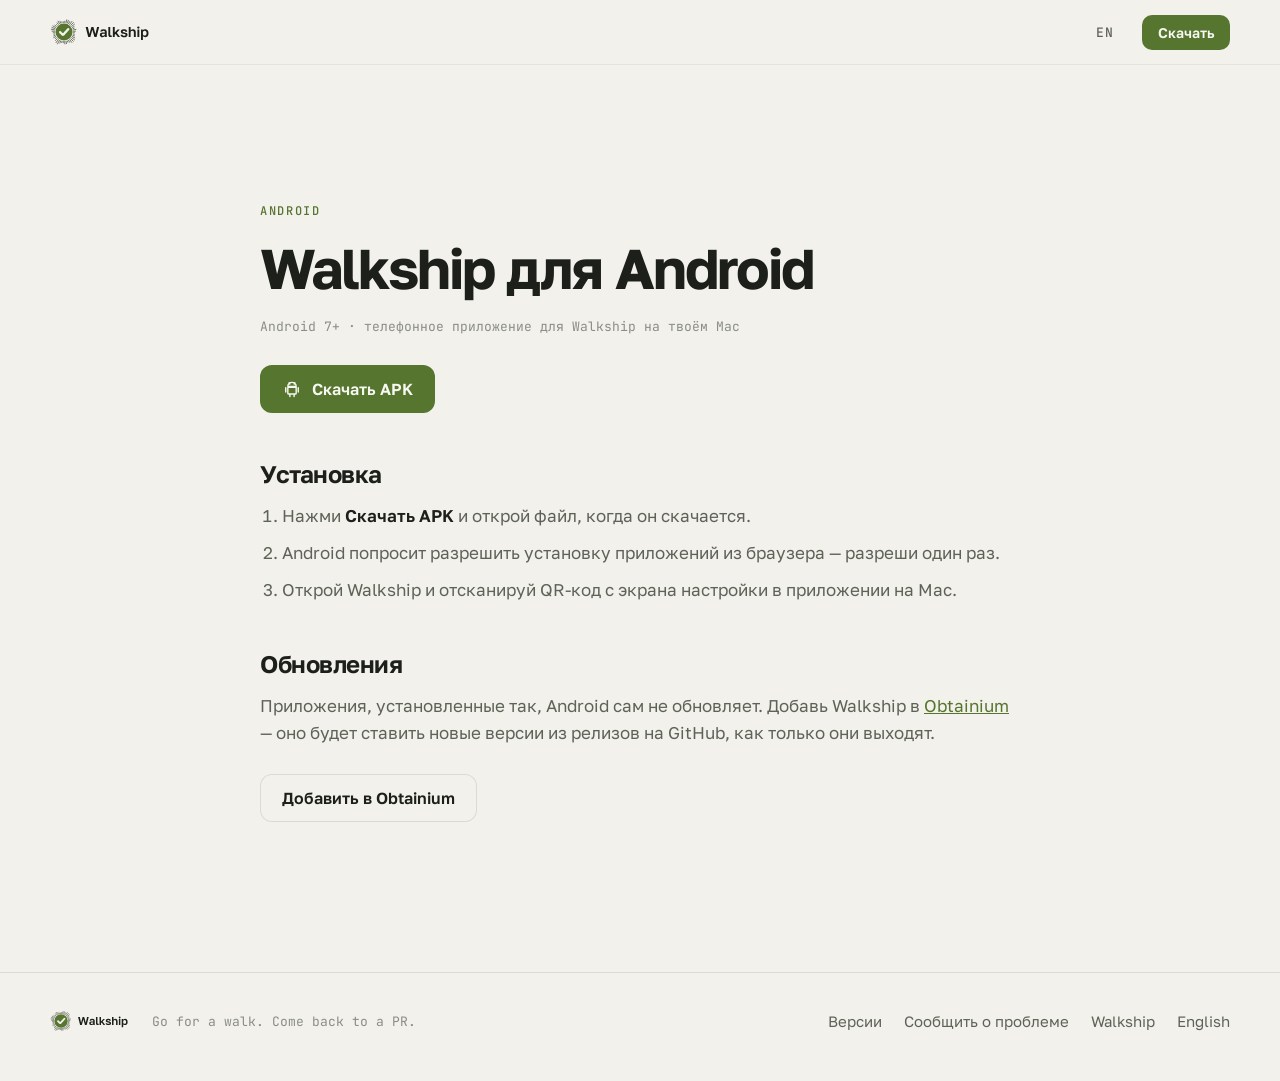
<file: docs/ru/android/index.html>
<!doctype html>
<html lang="ru">
<head>
<meta charset="utf-8">
<meta name="viewport" content="width=device-width, initial-scale=1">
<title>Walkship для Android</title>
<meta name="description" content="Скачай APK Walkship для Android и обновляй его через Obtainium.">
<link rel="canonical" href="https://walkship.app/ru/android/">
<link rel="alternate" hreflang="en" href="https://walkship.app/android/">
<link rel="alternate" hreflang="ru" href="https://walkship.app/ru/android/">
<meta name="theme-color" content="#0B0C0A" media="(prefers-color-scheme: dark)">
<meta name="theme-color" content="#F2F1EB" media="(prefers-color-scheme: light)">
<link rel="icon" href="../../assets/walkship-mark-on-dark.svg" type="image/svg+xml">
<link rel="apple-touch-icon" href="../../assets/apple-touch-icon.png">
<link rel="preconnect" href="https://fonts.googleapis.com">
<link rel="preconnect" href="https://fonts.gstatic.com" crossorigin>
<link href="https://fonts.googleapis.com/css2?family=Golos+Text:wght@400;500;600;700&family=JetBrains+Mono:wght@400;500&display=swap" rel="stylesheet">
<link rel="stylesheet" href="../../assets/style.css">
<script defer src="https://static.cloudflareinsights.com/beacon.min.js" data-cf-beacon='{"token": "415732898a164683a71fd81e17c5e301"}'></script>
</head>
<body>
<header class="top">
  <div class="wrap top-in">
    <a class="brand" href="../"><picture><source media="(prefers-color-scheme: light)" srcset="../../assets/walkship-horizontal-on-light.svg"><img src="../../assets/walkship-horizontal-on-dark.svg" alt="Walkship" height="28"></picture></a>
    <nav class="nav"></nav>
    <a class="lang" href="../../android/" hreflang="en" title="English">EN</a>
    <a class="btn btn-sm" href="../#download">Скачать</a>
  </div>
</header>

<main class="section legal android">
  <div class="wrap">
    <p class="label">Android</p>
    <h1>Walkship для Android</h1>
    <p class="caption"><span data-version></span>Android 7+ · телефонное приложение для Walkship на твоём Mac</p>
    <div class="cta">
      <a class="btn" data-asset="apk" href="https://github.com/ilyabazhenov/walkship/releases/latest"><svg class="i" viewBox="0 0 24 24" fill="none" stroke="currentColor" stroke-width="1.7" stroke-linecap="round" stroke-linejoin="round" aria-hidden="true"><path d="M7 10h10v7a1 1 0 0 1-1 1H8a1 1 0 0 1-1-1v-7ZM7 9a5 5 0 0 1 10 0H7ZM4.5 10.5v5M19.5 10.5v5M9.5 18v3M14.5 18v3M8.5 4.5l1 1.5M15.5 4.5l-1 1.5"/></svg>Скачать APK</a>
    </div>
    <section>
      <h2>Установка</h2>
      <ol><li>Нажми <b>Скачать APK</b> и открой файл, когда он скачается.</li><li>Android попросит разрешить установку приложений из браузера — разреши один раз.</li><li>Открой Walkship и отсканируй QR-код с экрана настройки в приложении на Mac.</li></ol>
    </section>
    <section>
      <h2>Обновления</h2>
      <p>Приложения, установленные так, Android сам не обновляет. Добавь Walkship в <a href="https://obtainium.imranr.dev">Obtainium</a> — оно будет ставить новые версии из релизов на GitHub, как только они выходят.</p>
      <div class="cta"><a class="btn btn-ghost" href="https://apps.obtainium.imranr.dev/redirect?r=obtainium://add/https://github.com/ilyabazhenov/walkship">Добавить в Obtainium</a></div>
    </section>
  </div>
</main>

<footer class="foot">
  <div class="wrap foot-in">
    <picture><source media="(prefers-color-scheme: light)" srcset="../../assets/walkship-horizontal-on-light.svg"><img src="../../assets/walkship-horizontal-on-dark.svg" alt="Walkship" height="28"></picture>
    <span class="foot-tag">Go for a walk. Come back to a PR.</span>
    <nav>
      <a href="https://github.com/ilyabazhenov/walkship/releases">Версии</a>
      <a href="https://github.com/ilyabazhenov/walkship/issues">Сообщить о проблеме</a>
      <a href="../">Walkship</a>
      <a href="../../android/" hreflang="en">English</a>
    </nav>
  </div>
</footer>
<script src="../../assets/site.js"></script>
</body>
</html>
</file>
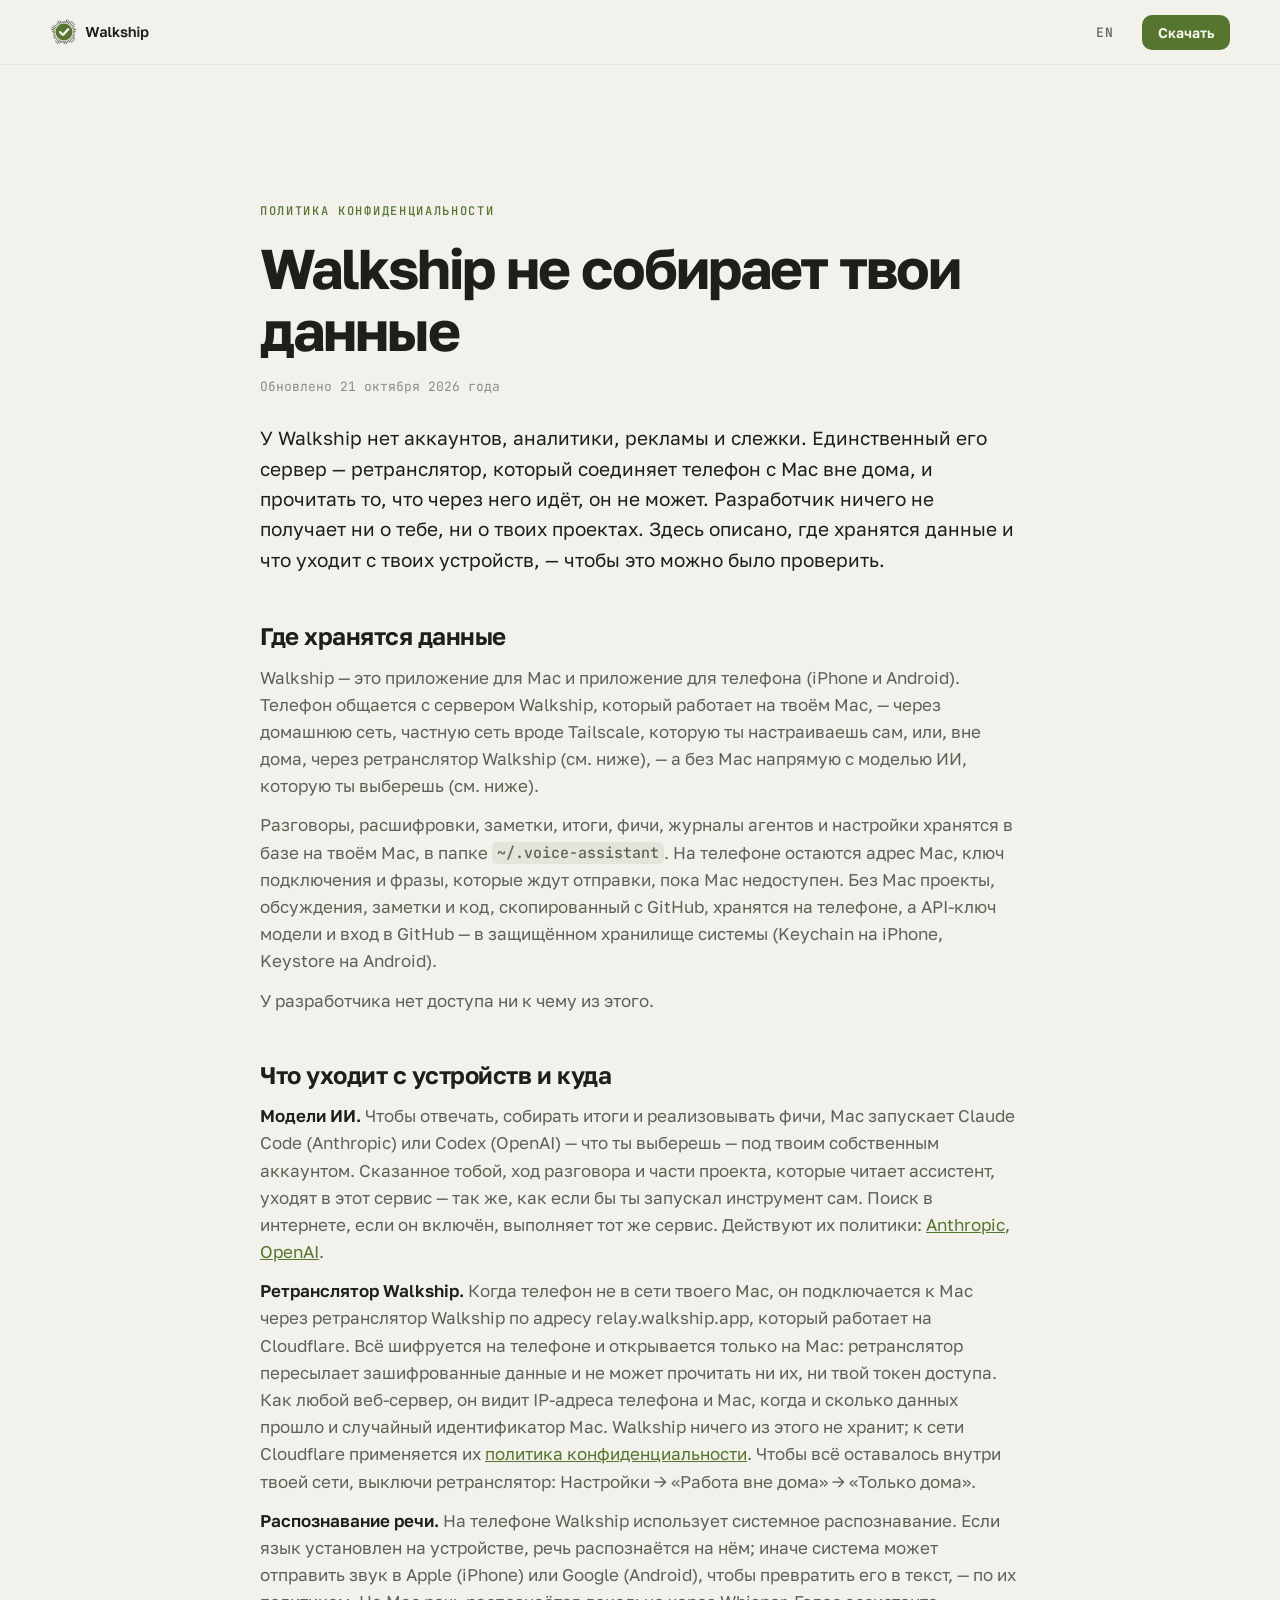
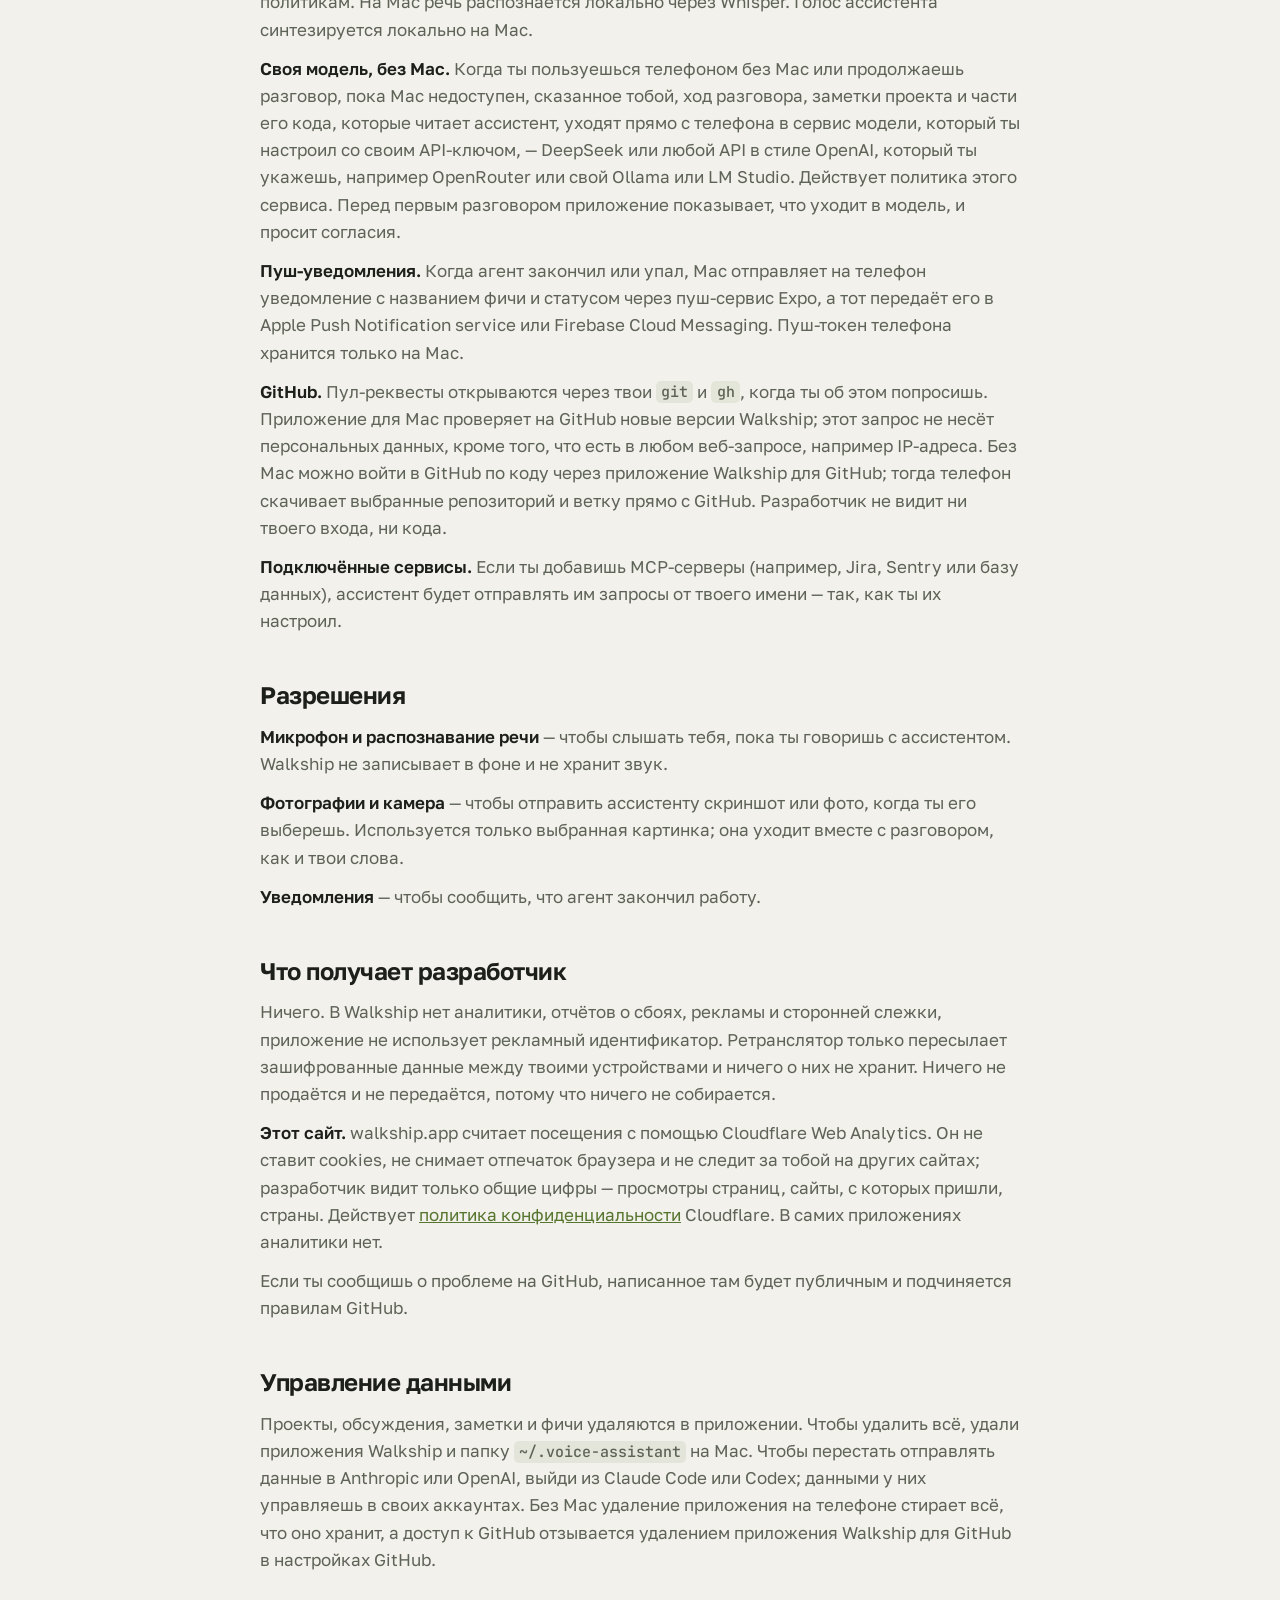
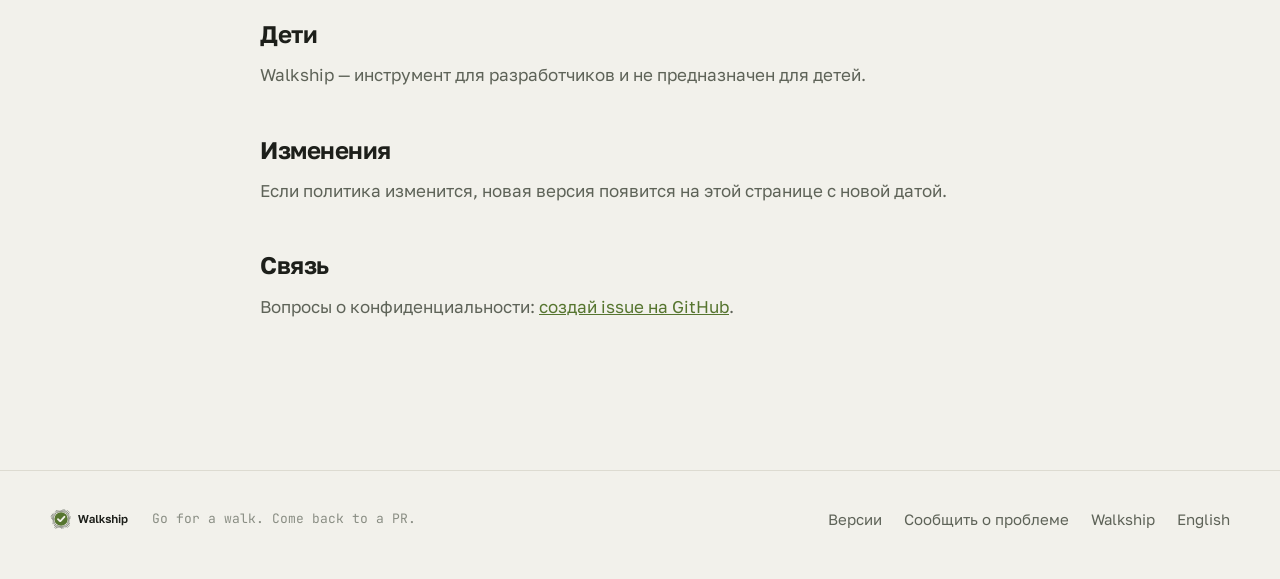
<file: docs/ru/privacy/index.html>
<!doctype html>
<html lang="ru">
<head>
<meta charset="utf-8">
<meta name="viewport" content="width=device-width, initial-scale=1">
<title>Политика конфиденциальности — Walkship</title>
<meta name="description" content="Walkship не собирает персональные данные: ни аккаунтов, ни аналитики. Всё остаётся на твоём Mac; вне дома телефон достаёт до него через ретранслятор, который не может прочитать то, что передаёт.">
<link rel="canonical" href="https://walkship.app/ru/privacy/">
<link rel="alternate" hreflang="en" href="https://walkship.app/privacy/">
<link rel="alternate" hreflang="ru" href="https://walkship.app/ru/privacy/">
<meta name="theme-color" content="#0B0C0A" media="(prefers-color-scheme: dark)">
<meta name="theme-color" content="#F2F1EB" media="(prefers-color-scheme: light)">
<link rel="icon" href="../../assets/walkship-mark-on-dark.svg" type="image/svg+xml">
<link rel="apple-touch-icon" href="../../assets/apple-touch-icon.png">
<link rel="preconnect" href="https://fonts.googleapis.com">
<link rel="preconnect" href="https://fonts.gstatic.com" crossorigin>
<link href="https://fonts.googleapis.com/css2?family=Golos+Text:wght@400;500;600;700&family=JetBrains+Mono:wght@400;500&display=swap" rel="stylesheet">
<link rel="stylesheet" href="../../assets/style.css">
<script defer src="https://static.cloudflareinsights.com/beacon.min.js" data-cf-beacon='{"token": "415732898a164683a71fd81e17c5e301"}'></script>
</head>
<body>
<header class="top">
  <div class="wrap top-in">
    <a class="brand" href="../"><picture><source media="(prefers-color-scheme: light)" srcset="../../assets/walkship-horizontal-on-light.svg"><img src="../../assets/walkship-horizontal-on-dark.svg" alt="Walkship" height="28"></picture></a>
    <nav class="nav"></nav>
    <a class="lang" href="../../privacy/" hreflang="en" title="English">EN</a>
    <a class="btn btn-sm" href="../#download">Скачать</a>
  </div>
</header>

<main class="section legal">
  <div class="wrap">
    <p class="label">Политика конфиденциальности</p>
    <h1>Walkship не собирает твои данные</h1>
    <p class="legal-date">Обновлено 21 октября 2026 года</p>
    <p class="legal-lead">У Walkship нет аккаунтов, аналитики, рекламы и слежки. Единственный его сервер — ретранслятор, который соединяет телефон с Mac вне дома, и прочитать то, что через него идёт, он не может. Разработчик ничего не получает ни о тебе, ни о твоих проектах. Здесь описано, где хранятся данные и что уходит с твоих устройств, — чтобы это можно было проверить.</p>
    <section>
      <h2>Где хранятся данные</h2>
      <p>Walkship — это приложение для Mac и приложение для телефона (iPhone и Android). Телефон общается с сервером Walkship, который работает на твоём Mac, — через домашнюю сеть, частную сеть вроде Tailscale, которую ты настраиваешь сам, или, вне дома, через ретранслятор Walkship (см. ниже), — а без Mac напрямую с моделью ИИ, которую ты выберешь (см. ниже).</p>
      <p>Разговоры, расшифровки, заметки, итоги, фичи, журналы агентов и настройки хранятся в базе на твоём Mac, в папке <code>~/.voice-assistant</code>. На телефоне остаются адрес Mac, ключ подключения и фразы, которые ждут отправки, пока Mac недоступен. Без Mac проекты, обсуждения, заметки и код, скопированный с GitHub, хранятся на телефоне, а API-ключ модели и вход в GitHub — в защищённом хранилище системы (Keychain на iPhone, Keystore на Android).</p>
      <p>У разработчика нет доступа ни к чему из этого.</p>
    </section>
    <section>
      <h2>Что уходит с устройств и куда</h2>
      <p><b>Модели ИИ.</b> Чтобы отвечать, собирать итоги и реализовывать фичи, Mac запускает Claude Code (Anthropic) или Codex (OpenAI) — что ты выберешь — под твоим собственным аккаунтом. Сказанное тобой, ход разговора и части проекта, которые читает ассистент, уходят в этот сервис — так же, как если бы ты запускал инструмент сам. Поиск в интернете, если он включён, выполняет тот же сервис. Действуют их политики: <a href="https://www.anthropic.com/legal/privacy">Anthropic</a>, <a href="https://openai.com/policies/privacy-policy/">OpenAI</a>.</p>
      <p><b>Ретранслятор Walkship.</b> Когда телефон не в сети твоего Mac, он подключается к Mac через ретранслятор Walkship по адресу relay.walkship.app, который работает на Cloudflare. Всё шифруется на телефоне и открывается только на Mac: ретранслятор пересылает зашифрованные данные и не может прочитать ни их, ни твой токен доступа. Как любой веб-сервер, он видит IP-адреса телефона и Mac, когда и сколько данных прошло и случайный идентификатор Mac. Walkship ничего из этого не хранит; к сети Cloudflare применяется их <a href="https://www.cloudflare.com/privacypolicy/">политика конфиденциальности</a>. Чтобы всё оставалось внутри твоей сети, выключи ретранслятор: Настройки → «Работа вне дома» → «Только дома».</p>
      <p><b>Распознавание речи.</b> На телефоне Walkship использует системное распознавание. Если язык установлен на устройстве, речь распознаётся на нём; иначе система может отправить звук в Apple (iPhone) или Google (Android), чтобы превратить его в текст, — по их политикам. На Mac речь распознаётся локально через Whisper. Голос ассистента синтезируется локально на Mac.</p>
      <p><b>Своя модель, без Mac.</b> Когда ты пользуешься телефоном без Mac или продолжаешь разговор, пока Mac недоступен, сказанное тобой, ход разговора, заметки проекта и части его кода, которые читает ассистент, уходят прямо с телефона в сервис модели, который ты настроил со своим API-ключом, — DeepSeek или любой API в стиле OpenAI, который ты укажешь, например OpenRouter или свой Ollama или LM Studio. Действует политика этого сервиса. Перед первым разговором приложение показывает, что уходит в модель, и просит согласия.</p>
      <p><b>Пуш-уведомления.</b> Когда агент закончил или упал, Mac отправляет на телефон уведомление с названием фичи и статусом через пуш-сервис Expo, а тот передаёт его в Apple Push Notification service или Firebase Cloud Messaging. Пуш-токен телефона хранится только на Mac.</p>
      <p><b>GitHub.</b> Пул-реквесты открываются через твои <code>git</code> и <code>gh</code>, когда ты об этом попросишь. Приложение для Mac проверяет на GitHub новые версии Walkship; этот запрос не несёт персональных данных, кроме того, что есть в любом веб-запросе, например IP-адреса. Без Mac можно войти в GitHub по коду через приложение Walkship для GitHub; тогда телефон скачивает выбранные репозиторий и ветку прямо с GitHub. Разработчик не видит ни твоего входа, ни кода.</p>
      <p><b>Подключённые сервисы.</b> Если ты добавишь MCP-серверы (например, Jira, Sentry или базу данных), ассистент будет отправлять им запросы от твоего имени — так, как ты их настроил.</p>
    </section>
    <section>
      <h2>Разрешения</h2>
      <p><b>Микрофон и распознавание речи</b> — чтобы слышать тебя, пока ты говоришь с ассистентом. Walkship не записывает в фоне и не хранит звук.</p>
      <p><b>Фотографии и камера</b> — чтобы отправить ассистенту скриншот или фото, когда ты его выберешь. Используется только выбранная картинка; она уходит вместе с разговором, как и твои слова.</p>
      <p><b>Уведомления</b> — чтобы сообщить, что агент закончил работу.</p>
    </section>
    <section>
      <h2>Что получает разработчик</h2>
      <p>Ничего. В Walkship нет аналитики, отчётов о сбоях, рекламы и сторонней слежки, приложение не использует рекламный идентификатор. Ретранслятор только пересылает зашифрованные данные между твоими устройствами и ничего о них не хранит. Ничего не продаётся и не передаётся, потому что ничего не собирается.</p>
      <p><b>Этот сайт.</b> walkship.app считает посещения с помощью Cloudflare Web Analytics. Он не ставит cookies, не снимает отпечаток браузера и не следит за тобой на других сайтах; разработчик видит только общие цифры — просмотры страниц, сайты, с которых пришли, страны. Действует <a href="https://www.cloudflare.com/privacypolicy/">политика конфиденциальности</a> Cloudflare. В самих приложениях аналитики нет.</p>
      <p>Если ты сообщишь о проблеме на GitHub, написанное там будет публичным и подчиняется правилам GitHub.</p>
    </section>
    <section>
      <h2>Управление данными</h2>
      <p>Проекты, обсуждения, заметки и фичи удаляются в приложении. Чтобы удалить всё, удали приложения Walkship и папку <code>~/.voice-assistant</code> на Mac. Чтобы перестать отправлять данные в Anthropic или OpenAI, выйди из Claude Code или Codex; данными у них управляешь в своих аккаунтах. Без Mac удаление приложения на телефоне стирает всё, что оно хранит, а доступ к GitHub отзывается удалением приложения Walkship для GitHub в настройках GitHub.</p>
    </section>
    <section>
      <h2>Дети</h2>
      <p>Walkship — инструмент для разработчиков и не предназначен для детей.</p>
    </section>
    <section>
      <h2>Изменения</h2>
      <p>Если политика изменится, новая версия появится на этой странице с новой датой.</p>
    </section>
    <section>
      <h2>Связь</h2>
      <p>Вопросы о конфиденциальности: <a href="https://github.com/ilyabazhenov/walkship/issues">создай issue на GitHub</a>.</p>
    </section>
  </div>
</main>

<footer class="foot">
  <div class="wrap foot-in">
    <picture><source media="(prefers-color-scheme: light)" srcset="../../assets/walkship-horizontal-on-light.svg"><img src="../../assets/walkship-horizontal-on-dark.svg" alt="Walkship" height="28"></picture>
    <span class="foot-tag">Go for a walk. Come back to a PR.</span>
    <nav>
      <a href="https://github.com/ilyabazhenov/walkship/releases">Версии</a>
      <a href="https://github.com/ilyabazhenov/walkship/issues">Сообщить о проблеме</a>
      <a href="../">Walkship</a>
      <a href="../../privacy/" hreflang="en">English</a>
    </nav>
  </div>
</footer>
</body>
</html>
</file>
<file: docs/assets/style.css>
/* Walkship landing. Signal (dark) and Paper (light) from the app, following the system theme. */
:root {
  --bg: #0b0c0a;
  --bg-2: #121410;
  --card: #151713;
  --line: #262a22;
  --text: #e9ebe4;
  --muted: #9ba095;
  --faint: #6c7166;
  --accent: #b6d98c;
  --accent-ink: #10130c;
  --accent-soft: rgba(182, 217, 140, 0.1);
  --shadow: 0 30px 80px -30px rgba(0, 0, 0, 0.8), 0 0 0 1px rgba(255, 255, 255, 0.04);
  --radius: 14px;
  --sans: "Golos Text", ui-sans-serif, system-ui, -apple-system, sans-serif;
  --mono: "JetBrains Mono", ui-monospace, SFMono-Regular, Menlo, monospace;
  color-scheme: dark;
}
@media (prefers-color-scheme: light) {
  :root {
    --bg: #f2f1eb;
    --bg-2: #eae9e2;
    --card: #fbfaf6;
    --line: #dddbd1;
    --text: #1d1f1a;
    --muted: #5e6358;
    --faint: #8a8e84;
    --accent: #56752f;
    --accent-ink: #f7f8f2;
    --accent-soft: rgba(86, 117, 47, 0.09);
    --shadow: 0 30px 70px -35px rgba(40, 45, 30, 0.45), 0 0 0 1px rgba(0, 0, 0, 0.06);
    color-scheme: light;
  }
}

* { box-sizing: border-box; }
html { scroll-behavior: smooth; -webkit-text-size-adjust: 100%; }
body {
  margin: 0;
  background: var(--bg);
  color: var(--text);
  font: 400 17px/1.6 var(--sans);
  -webkit-font-smoothing: antialiased;
}
a { color: inherit; }
img { display: block; max-width: 100%; height: auto; }
code { font: 500 0.88em var(--mono); background: var(--accent-soft); padding: 0.1em 0.35em; border-radius: 5px; }
h1, h2, h3 { margin: 0; letter-spacing: -0.02em; line-height: 1.1; }
h1 { font-size: clamp(40px, 7vw, 80px); font-weight: 700; letter-spacing: -0.035em; }
h2 { font-size: clamp(30px, 4.2vw, 48px); font-weight: 650; max-width: 18ch; }
h3 { font-size: 19px; font-weight: 600; }
p { margin: 0; }

.wrap { width: min(1180px, 100% - 32px); margin-inline: auto; }
.label {
  font: 500 12px/1 var(--mono);
  letter-spacing: 0.14em;
  text-transform: uppercase;
  color: var(--accent);
  margin-bottom: 20px;
}
.sub { color: var(--muted); font-size: clamp(18px, 2vw, 21px); max-width: 38ch; margin-top: 22px; }
.caption { font: 400 13px/1.6 var(--mono); color: var(--faint); margin-top: 18px; }
.caption a { color: var(--muted); text-decoration: none; }
.caption a:hover { color: var(--accent); }
.caption [data-version]:not(:empty) { color: var(--accent); }
.caption [data-version]:not(:empty)::after { content: " · "; color: var(--faint); }
.note { margin-top: 4px; }

/* ---------- header ---------- */
.top {
  position: sticky; top: 0; z-index: 10;
  background: color-mix(in srgb, var(--bg) 82%, transparent);
  backdrop-filter: blur(14px); -webkit-backdrop-filter: blur(14px);
  border-bottom: 1px solid color-mix(in srgb, var(--line) 60%, transparent);
}
.top-in { display: flex; align-items: center; gap: 28px; height: 64px; }
.brand img { height: 28px; width: auto; }
.nav { display: flex; gap: 26px; margin-left: auto; font-size: 15px; }
.nav a, .lang { text-decoration: none; color: var(--muted); }
.nav a:hover, .lang:hover { color: var(--text); }
.lang { font: 500 13px var(--mono); letter-spacing: 0.08em; }

/* ---------- buttons ---------- */
.cta { display: flex; flex-wrap: wrap; gap: 12px; margin-top: 36px; }
.btn {
  display: inline-flex; align-items: center; gap: 10px;
  padding: 14px 22px; border-radius: 12px;
  background: var(--accent); color: var(--accent-ink);
  font: 600 16px var(--sans); text-decoration: none;
  transition: transform 0.15s, filter 0.15s;
}
.btn:hover { filter: brightness(1.06); transform: translateY(-1px); }
.btn .i { width: 20px; height: 20px; }
.btn-ghost { background: transparent; color: var(--text); box-shadow: inset 0 0 0 1px var(--line); }
.btn-ghost:hover { box-shadow: inset 0 0 0 1px var(--muted); filter: none; }
.btn-sm { padding: 9px 16px; font-size: 14px; border-radius: 10px; }

/* ---------- hero ---------- */
.hero { padding: clamp(56px, 9vw, 110px) 0 0; overflow: hidden; }
.stage { position: relative; margin-top: clamp(48px, 7vw, 84px); padding-bottom: 80px; }
.window {
  border-radius: var(--radius); overflow: hidden;
  background: var(--bg-2); box-shadow: var(--shadow);
  border: 1px solid var(--line);
}
.window-bar { display: flex; gap: 7px; padding: 12px 14px; border-bottom: 1px solid var(--line); background: var(--card); }
.window-bar i { width: 11px; height: 11px; border-radius: 50%; background: var(--line); }
.stage .window { width: 88%; }
.phone {
  border-radius: 34px; overflow: hidden; background: var(--bg);
  border: 7px solid #1c1e1a; box-shadow: var(--shadow);
}
@media (prefers-color-scheme: light) { .phone { border-color: #2a2c27; } }
.stage .phone { position: absolute; right: 0; bottom: 0; width: 25%; }

/* ---------- sections ---------- */
.section { padding: clamp(80px, 11vw, 140px) 0 0; }
.section-tight { padding-top: 72px; }

.steps { list-style: none; padding: 0; margin: 56px 0 0; display: grid; grid-template-columns: repeat(3, 1fr); gap: 28px; }
.step { display: flex; flex-direction: column; gap: 28px; }
.phone-sm { width: min(240px, 78%); margin-inline: auto; border-radius: 28px; border-width: 6px; }
.num { font: 500 13px var(--mono); color: var(--accent); letter-spacing: 0.1em; display: block; margin-bottom: 10px; }
.step h3 { font-size: 24px; margin-bottom: 10px; }
.step p { color: var(--muted); }

/* The map above the steps: three zones (on a walk · at home · in the cloud), each a column with a
   header. Lines are borders, arrowheads are rotated corners (.head-start, .head-end), 01–03 are the
   steps below. On narrow screens the same parts stand in a column. */
.flow {
  display: grid; grid-template-columns: minmax(0, 0.85fr) 150px minmax(0, 1.25fr) minmax(0, 1.3fr);
  margin-top: 56px;
}
.flow-col { display: flex; flex-direction: column; }
.flow-body { flex: 1; display: flex; flex-direction: column; justify-content: center; }
.flow-zone {
  font: 500 12px/1 var(--mono); letter-spacing: 0.14em; text-transform: uppercase; color: var(--muted);
  border-top: 1px solid var(--line); padding-top: 14px; margin-bottom: 28px;
}
.flow-col-link .flow-zone { border-top-color: transparent; }
.flow-col-home .flow-zone { color: var(--accent); border-top: 2px solid var(--accent); padding-top: 13px; }
.flow-col-out .flow-zone { margin-left: 110px; }

.flow-node {
  background: var(--card); border: 1px solid var(--line); border-radius: var(--radius);
  padding: 22px 22px 24px;
}
.flow-node > .i { width: 26px; height: 26px; color: var(--accent); margin-bottom: 16px; }
.flow-node h3 { margin-bottom: 6px; }
.flow-node > p:last-child { color: var(--muted); font-size: 15px; line-height: 1.5; }
.flow-mac {
  background: linear-gradient(160deg, var(--accent-soft), transparent 60%), var(--card);
  border: 1.5px dashed var(--accent); padding: 26px 26px 28px;
}
.flow-mac h3 { font-size: 22px; }
.flow-sub { font: 500 12px/1.4 var(--mono); color: var(--accent); letter-spacing: 0.02em; }
.flow-rows { list-style: none; padding: 0; margin: 22px 0 0; display: grid; gap: 14px; }
.flow-rows li { display: grid; grid-template-columns: 30px 1fr; gap: 10px; align-items: start; color: var(--muted); font-size: 15px; line-height: 1.45; }
.flow-rows .i { width: 18px; height: 18px; color: var(--accent); margin: 2px 0 0 5px; }
.flow-step {
  display: inline-grid; place-items: center; width: 30px; height: 22px; border-radius: 11px;
  font: 500 11px/1 var(--mono); font-style: normal; color: var(--accent);
  border: 1px solid var(--accent); background: var(--card);
}
.flow-col-out .flow-body { gap: 16px; }
.flow-out { display: grid; grid-template-columns: 110px minmax(0, 1fr); align-items: center; }

.flow-link { position: relative; height: 44px; }
.flow-link::before { content: ""; position: absolute; left: 6px; right: 6px; top: 50%; border-top: 1.5px dashed var(--accent); }
.flow-link-out::before { border-top-style: solid; }
.flow-link b {
  position: absolute; top: 50%; width: 8px; height: 8px;
  border: solid var(--accent); border-width: 1.5px 1.5px 0 0;
}
.flow-link .head-end { right: 7px; transform: translateY(-50%) rotate(45deg); }
.flow-link .head-start { left: 7px; transform: translateY(-50%) rotate(-135deg); }
.flow-link .flow-step { position: absolute; left: 50%; top: 50%; transform: translate(-50%, -50%); background: var(--bg); }
.flow-what, .flow-how {
  position: absolute; left: 4px; right: 4px; text-align: center;
  font: 500 11px/1.35 var(--mono); letter-spacing: 0.02em;
}
.flow-what { bottom: calc(50% + 16px); color: var(--text); }
.flow-how { top: calc(50% + 16px); color: var(--muted); }
.flow-link-out .flow-what { bottom: calc(50% + 8px); }
.flow-note { margin-top: 24px; color: var(--muted); font: 400 13px/1.5 var(--mono); }

.grid { display: grid; grid-template-columns: repeat(3, 1fr); gap: 1px; margin-top: 56px; background: var(--line); border: 1px solid var(--line); border-radius: var(--radius); overflow: hidden; }
.card { background: var(--bg); padding: 30px 28px 34px; }
.card .i { width: 26px; height: 26px; color: var(--accent); margin-bottom: 22px; }
.card h3 { margin-bottom: 8px; }
.card p { color: var(--muted); font-size: 16px; }

.split { display: grid; grid-template-columns: 1fr 1.15fr; gap: 64px; align-items: center; }
/* The window on the left, the text on the right; one column on phones keeps the text first. */
.split-flip { grid-template-columns: 1.15fr 1fr; }
.split-flip > :first-child { order: 2; }
.ticks { list-style: none; padding: 0; margin: 36px 0 0; display: grid; gap: 18px; }
.ticks li { display: grid; grid-template-columns: 24px 1fr; gap: 14px; color: var(--muted); }
.ticks .i { width: 20px; height: 20px; color: var(--accent); margin-top: 4px; }

.panel {
  display: grid; grid-template-columns: 1.1fr 1fr; gap: 56px;
  padding: clamp(32px, 5vw, 64px); border-radius: 22px;
  background: linear-gradient(160deg, var(--accent-soft), transparent 55%), var(--card);
  border: 1px solid var(--line);
}
.req-title { font: 500 12px/1 var(--mono); letter-spacing: 0.14em; text-transform: uppercase; color: var(--faint); margin: 6px 0 20px; }
.reqs { list-style: none; padding: 0; margin: 0; display: grid; gap: 0; }
.reqs li { padding: 13px 0; border-bottom: 1px solid var(--line); color: var(--muted); font-size: 16px; }
.reqs li:last-child { border-bottom: 0; }

.faq-wrap { display: grid; grid-template-columns: 1.5fr 1fr; gap: 64px; align-items: start; }
.faq details { border-bottom: 1px solid var(--line); }
.faq summary {
  cursor: pointer; list-style: none; padding: 22px 36px 22px 0; position: relative;
  font-size: 19px; font-weight: 550;
}
.faq summary::-webkit-details-marker { display: none; }
.faq summary::after {
  content: "+"; position: absolute; right: 4px; top: 18px;
  font: 400 24px var(--mono); color: var(--accent); transition: transform 0.2s;
}
.faq details[open] summary::after { transform: rotate(45deg); }
.faq details p { color: var(--muted); padding: 0 36px 24px 0; }
.faq details p a { color: var(--text); text-underline-offset: 3px; }
.faq details p a:hover { color: var(--accent); }
.story { padding: 32px; border-radius: var(--radius); border: 1px solid var(--line); background: var(--card); }
.story img { width: 72px; height: 72px; border-radius: 17px; margin-bottom: 22px; }
.story h3 { margin-bottom: 12px; }
.story p { color: var(--muted); font-size: 16px; }

.foot { margin-top: clamp(96px, 12vw, 150px); border-top: 1px solid var(--line); padding: 36px 0 48px; }
.foot-in { display: flex; align-items: center; gap: 24px; flex-wrap: wrap; }
.foot img { height: 22px; width: auto; }
.foot-tag { font: 400 13px var(--mono); color: var(--faint); }
.foot nav { display: flex; gap: 22px; margin-left: auto; flex-wrap: wrap; font-size: 15px; }
.foot nav a { color: var(--muted); text-decoration: none; }
.foot nav a:hover { color: var(--text); }

/* ---------- narrow screens ---------- */
@media (max-width: 960px) {
  .nav { display: none; }
  .lang { margin-left: auto; }
  .steps, .split, .panel, .faq-wrap { grid-template-columns: 1fr; }
  .split-flip > :first-child { order: 0; }
  .steps { gap: 64px; }
  .flow { grid-template-columns: 1fr; max-width: 520px; margin-inline: auto; }
  .flow-zone, .flow-col-home .flow-zone { border-top: 0; padding-top: 0; margin: 0 0 10px; }
  .flow-col-link .flow-zone { display: none; }
  .flow-link { height: 84px; }
  .flow-link::before { left: 50%; right: auto; top: 6px; bottom: 6px; border-top: 0; border-left: 1.5px dashed var(--accent); }
  .flow-link-out::before { border-left-style: solid; }
  .flow-link .head-end { left: 50%; right: auto; top: auto; bottom: 7px; transform: translateX(-50%) rotate(135deg); }
  .flow-link .head-start { left: 50%; top: 7px; transform: translateX(-50%) rotate(-45deg); }
  .flow-what, .flow-how { left: calc(50% + 28px); right: 0; text-align: left; }
  .flow-what { bottom: 50%; }
  .flow-how { top: 50%; margin-top: 2px; }
  .flow-link-out .flow-what { bottom: auto; top: 50%; transform: translateY(-50%); left: calc(50% + 14px); }
  /* The cloud zone: both arrows first, then its header, then both cards side by side. */
  .flow-col-out { display: grid; grid-template-columns: 1fr 1fr; column-gap: 12px; }
  .flow-col-out .flow-zone { grid-row: 2; grid-column: 1 / -1; margin-left: 0; }
  .flow-col-out .flow-body, .flow-out { display: contents; }
  .flow-out .flow-link { grid-row: 1; height: 64px; }
  .flow-out .flow-node { grid-row: 3; padding: 18px 16px 20px; }
  .flow-out:nth-child(2) > * { grid-column: 2; }
  .flow-note { text-align: center; }
  .grid { grid-template-columns: 1fr 1fr; }
  .split { gap: 48px; }
}
@media (max-width: 640px) {
  body { font-size: 16px; }
  .top-in { gap: 16px; }
  .grid { grid-template-columns: 1fr; }
  .stage .window { width: 100%; }
  .stage { padding-bottom: 0; }
  .stage .phone { position: relative; width: 62%; margin: -90px 0 0 auto; }
  .cta .btn { width: 100%; justify-content: center; }
  .foot nav { margin-left: 0; }
}
@media (prefers-reduced-motion: reduce) {
  html { scroll-behavior: auto; }
  .btn { transition: none; }
}

/* Privacy policy: one readable column of text. */
.legal .wrap { max-width: 760px; }
.legal h1 { font-size: clamp(34px, 5.4vw, 56px); }
.legal-date { font: 400 13px var(--mono); color: var(--faint); margin-top: 18px; }
.legal-lead { font-size: 19px; margin-top: 28px; }
.legal section { margin-top: 48px; }
.legal h2 { font-size: 24px; max-width: none; margin-bottom: 14px; }
.legal section p { color: var(--muted); margin-top: 12px; }
.legal section b { color: var(--text); font-weight: 600; }
.legal a { color: var(--accent); }

/* QR code in the download panel: for visitors on a computer; a phone just taps the APK button. */
.qr { display: flex; align-items: center; gap: 18px; margin-top: 28px; max-width: 420px; text-decoration: none; }
.qr img { flex: none; width: 116px; height: 116px; padding: 8px; border-radius: 12px; background: #fff; }
.qr span { font-size: 14px; line-height: 1.5; color: var(--muted); }
.qr:hover span { color: var(--text); }
@media (max-width: 640px), (pointer: coarse) { .qr { display: none; } }

/* Android page: the install steps as a numbered list. */
.android .cta { margin-top: 28px; }
.android ol { margin: 12px 0 0; padding-left: 22px; color: var(--muted); display: grid; gap: 10px; }
.android ol b { color: var(--text); font-weight: 600; }
.android a.btn { color: var(--accent-ink); }
.android a.btn-ghost { color: var(--text); }
</file>
